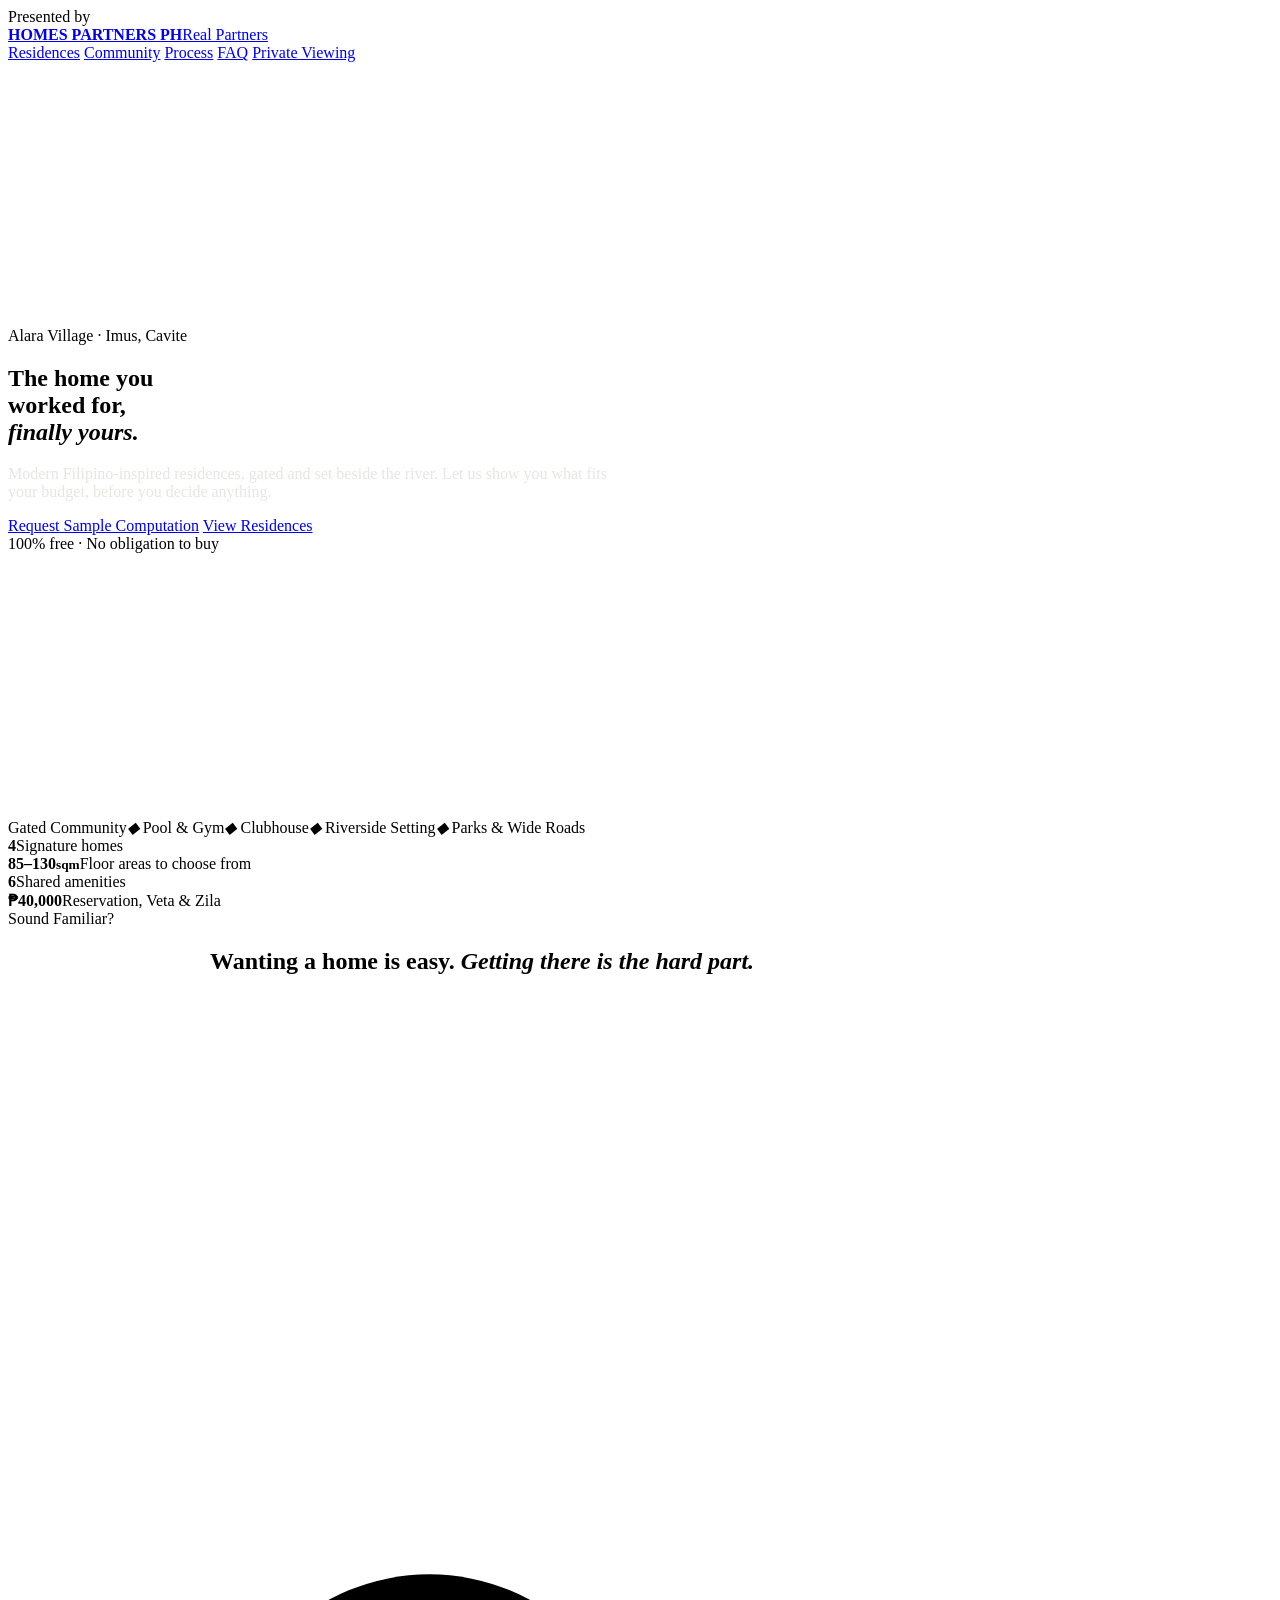
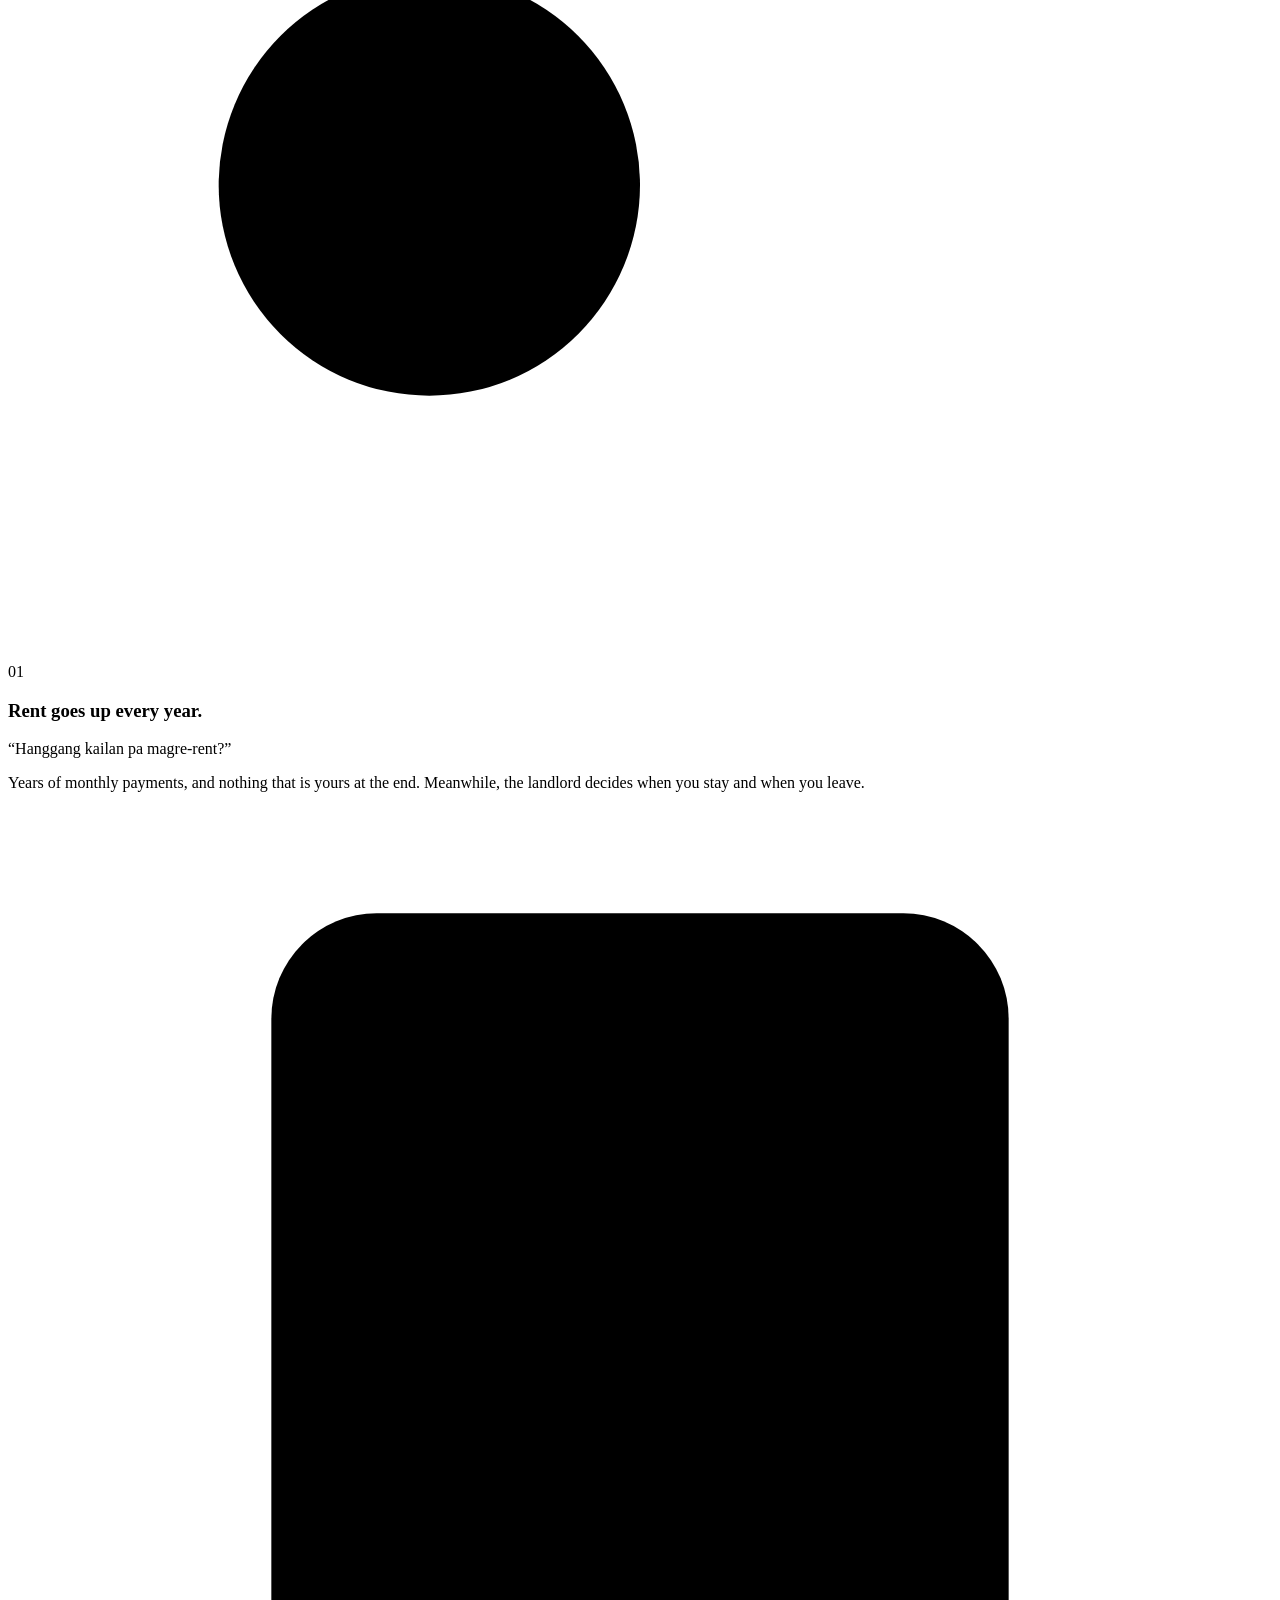
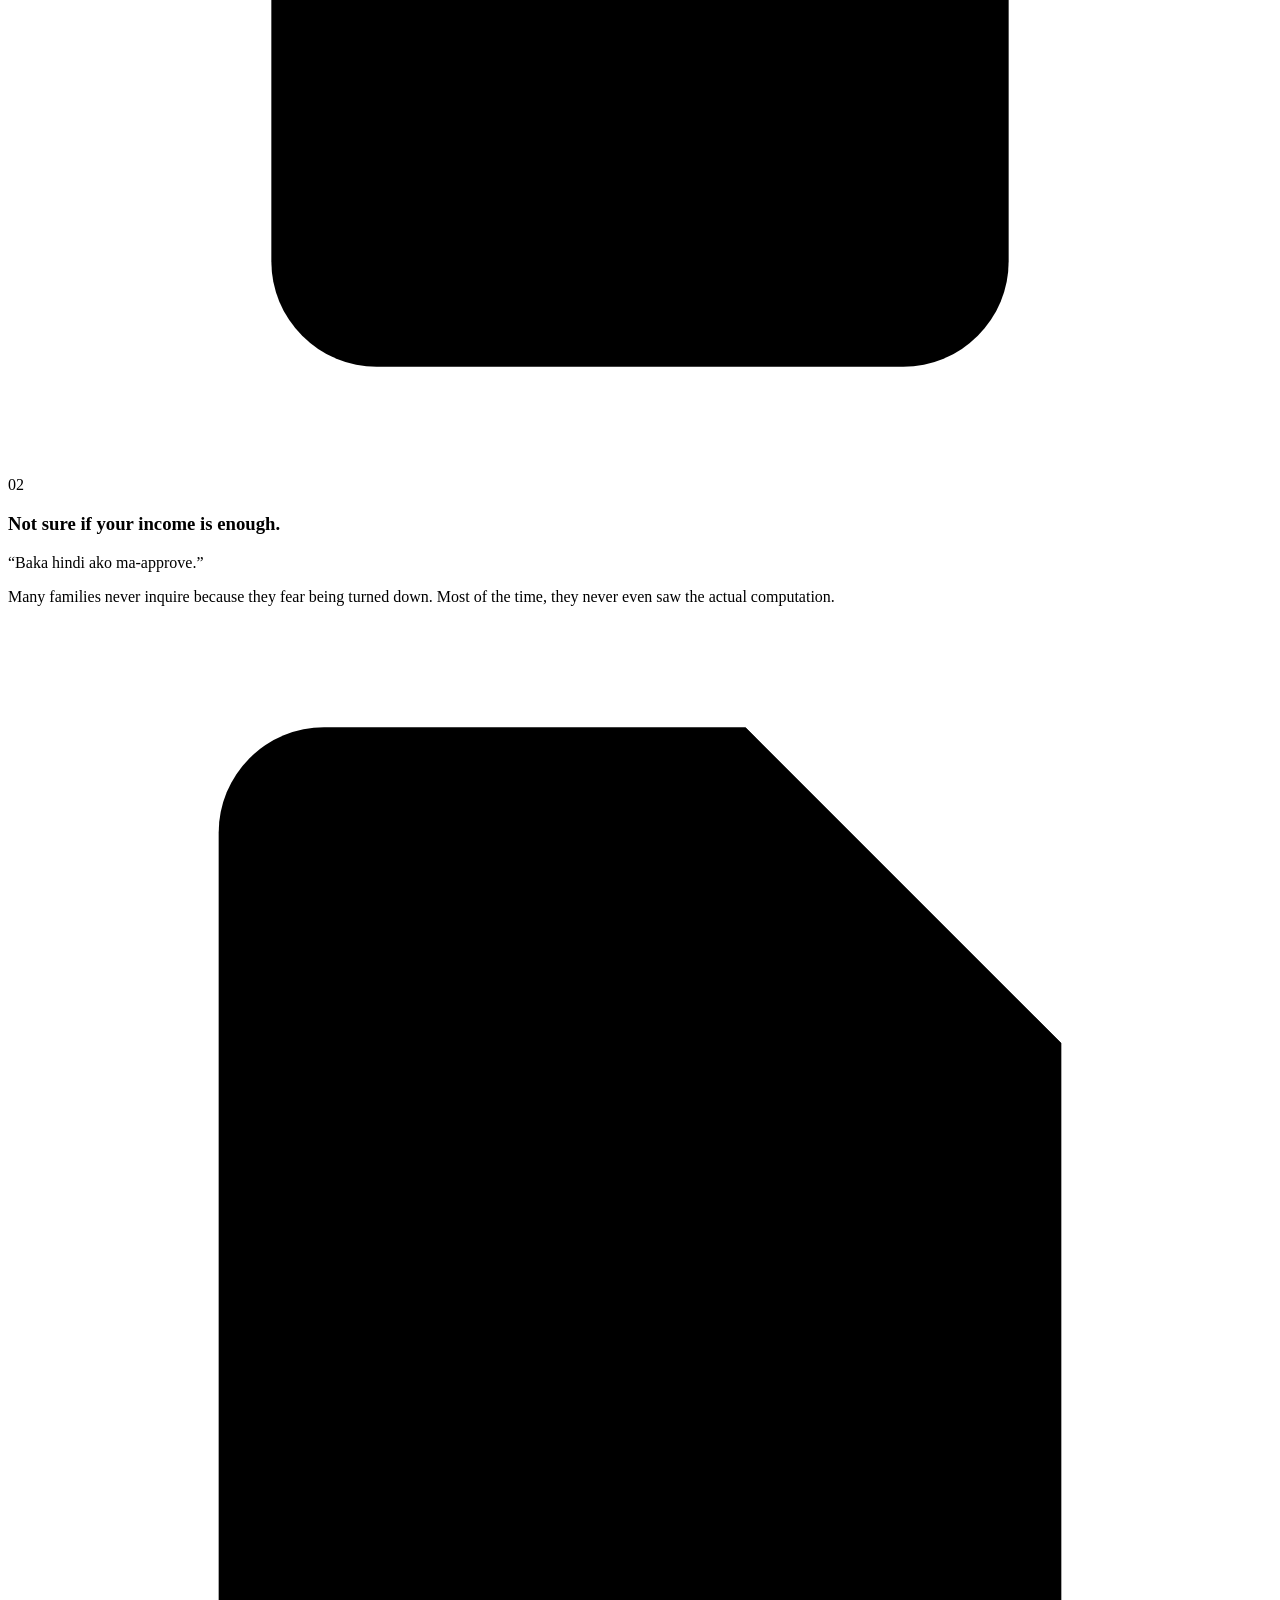
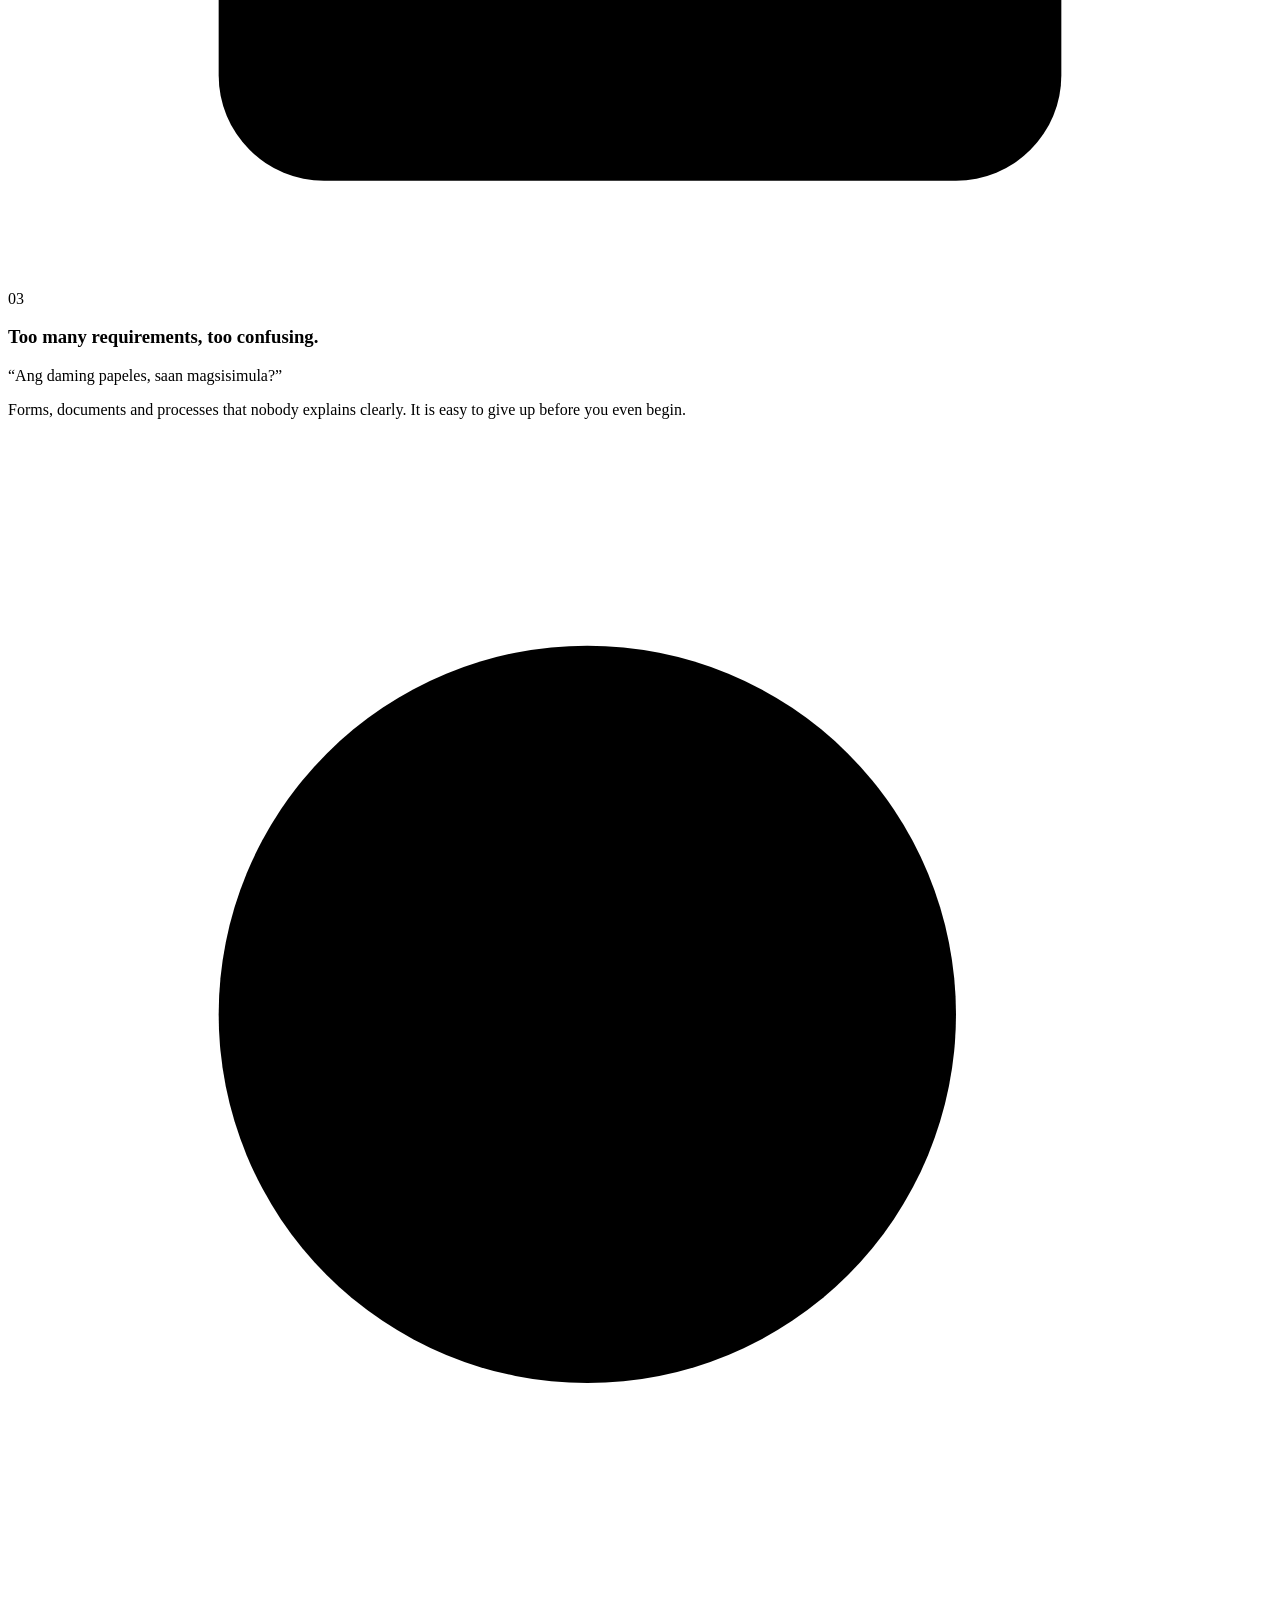
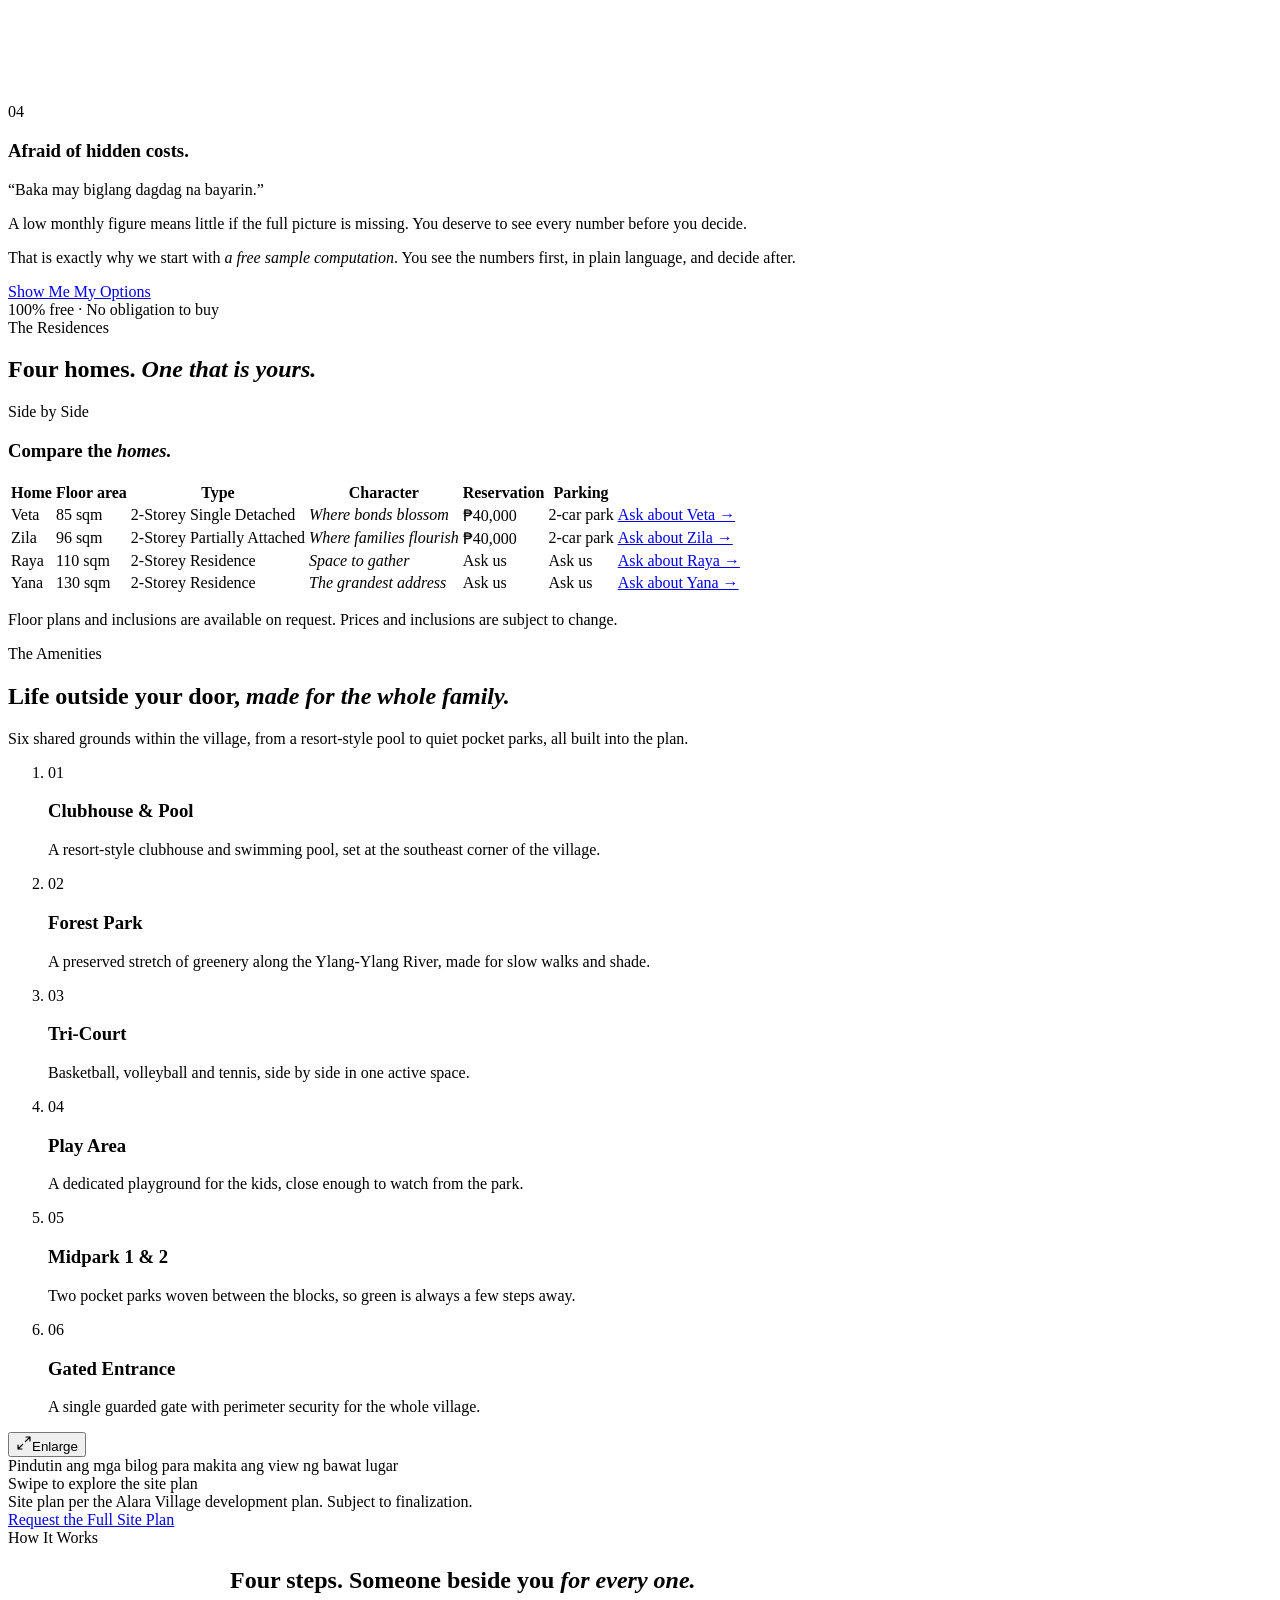
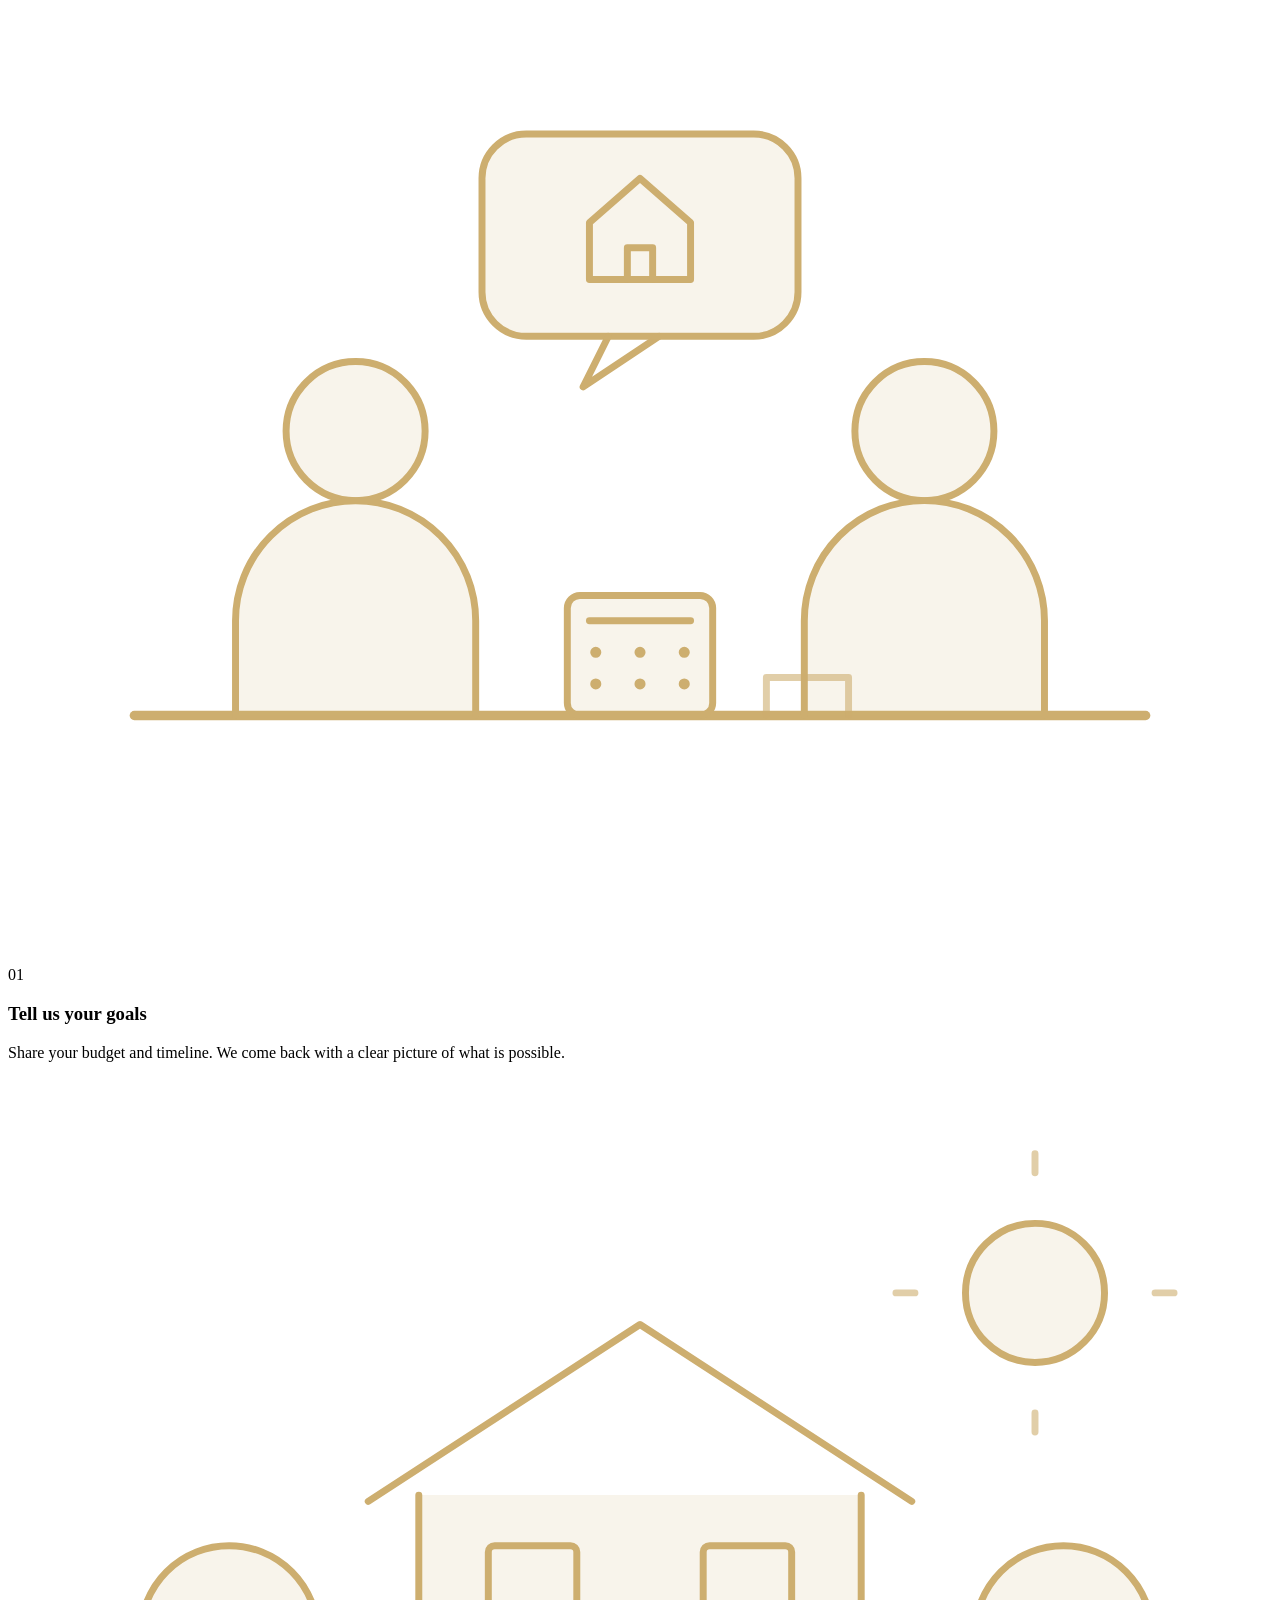
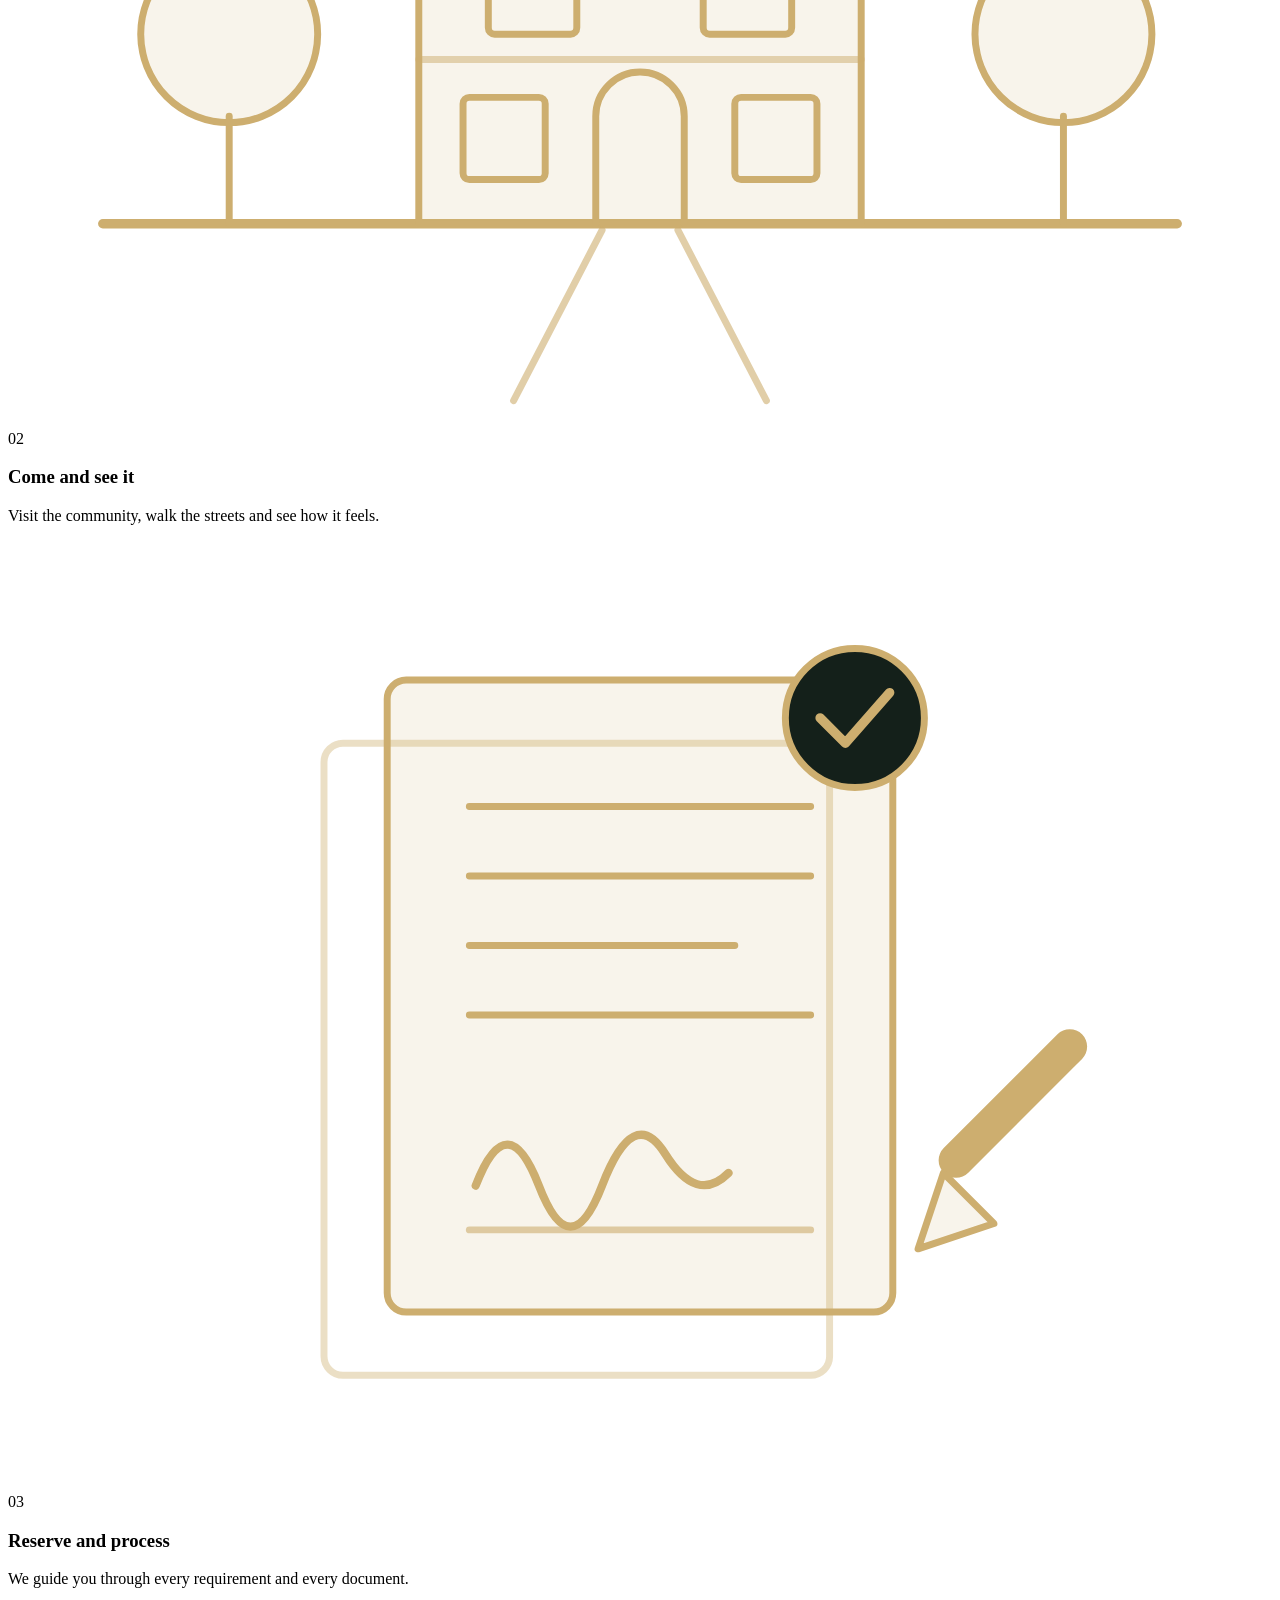
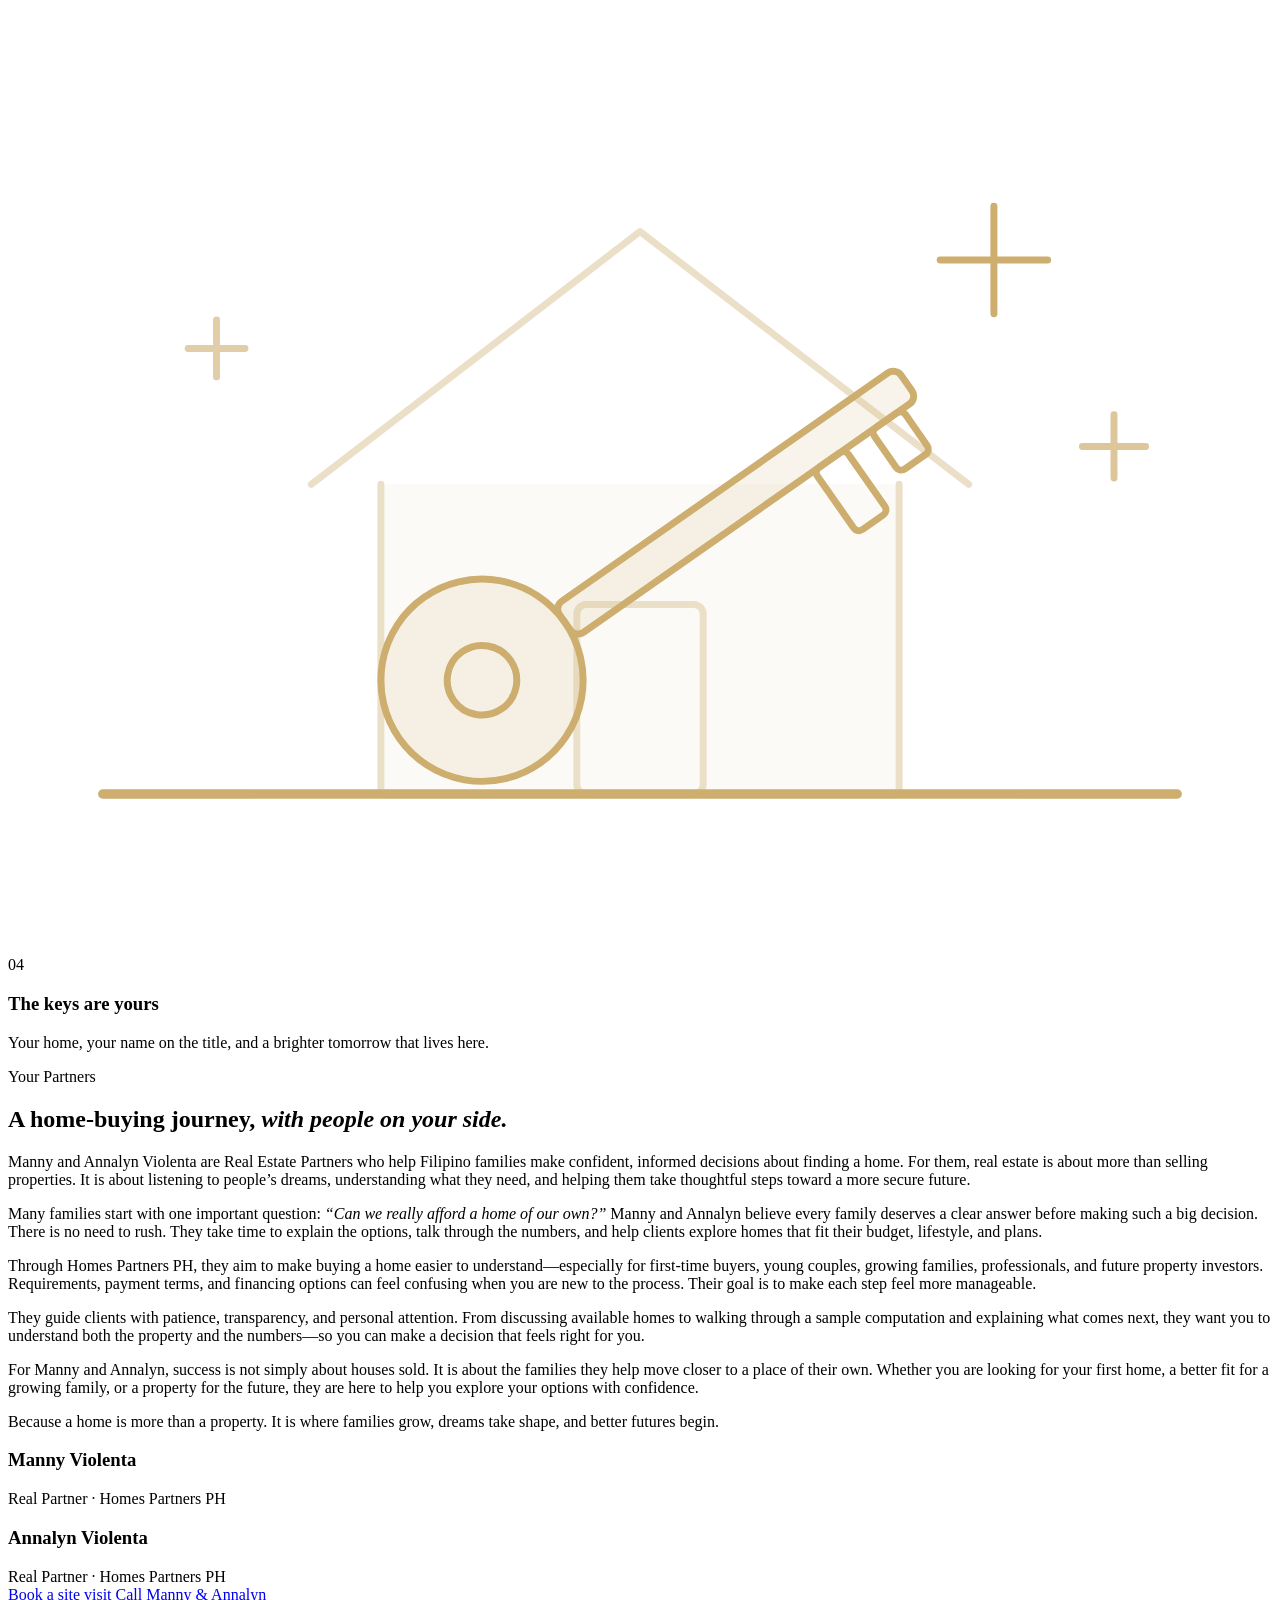
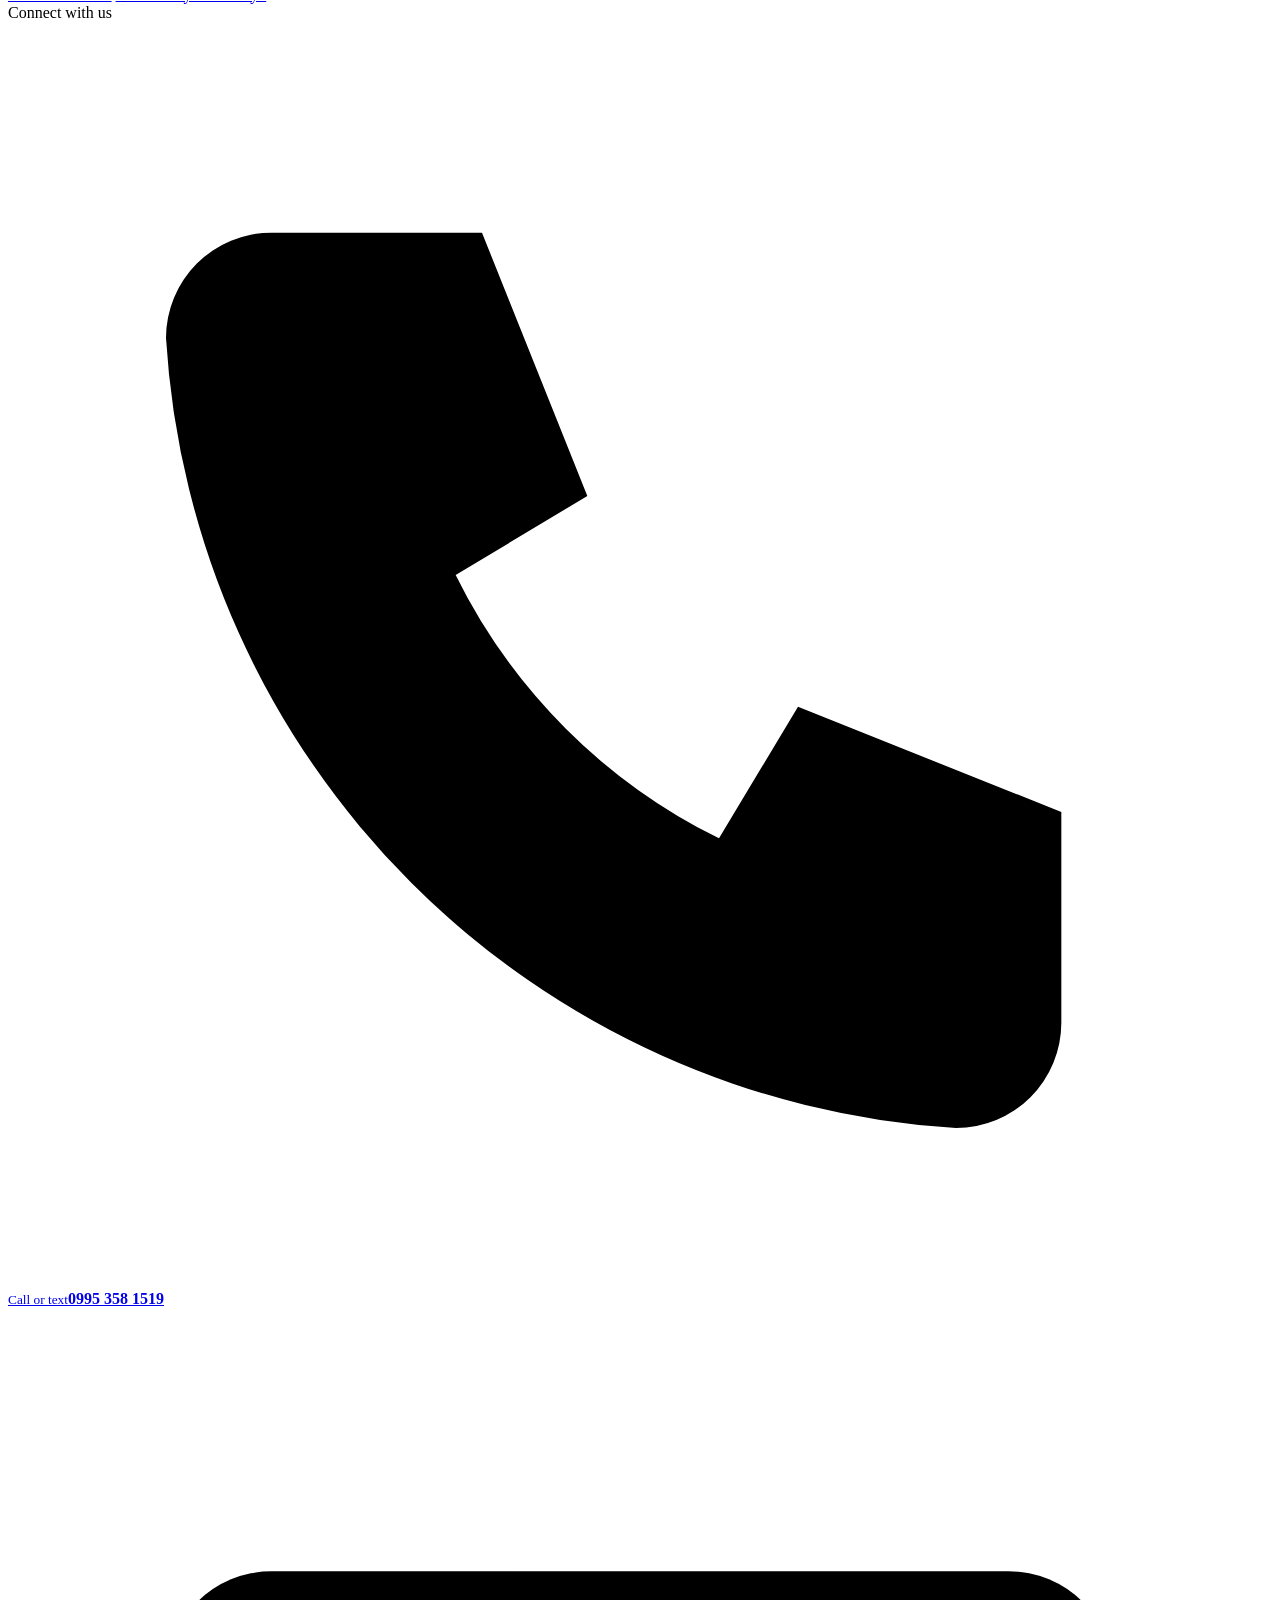
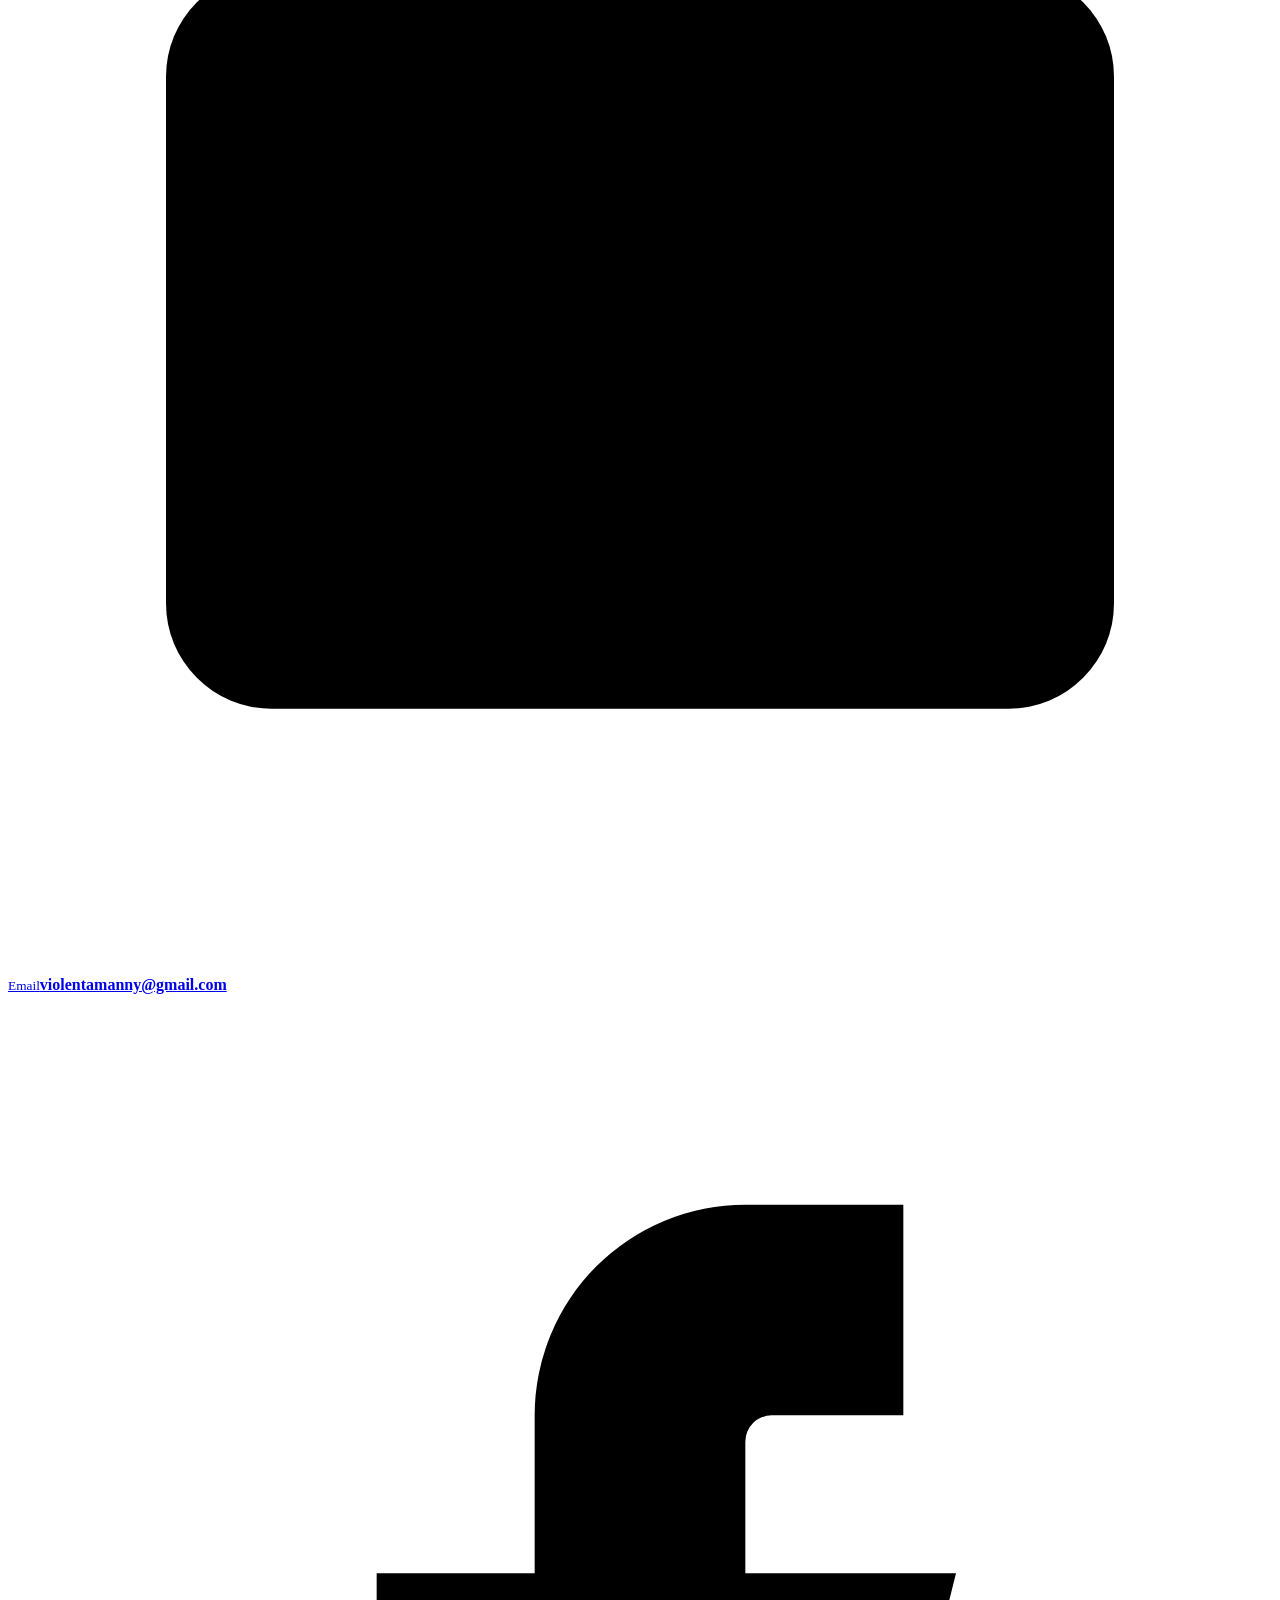
<file: Index.html>
<!DOCTYPE html>
<html lang="en">
<head>
<base target="_top">
<meta charset="utf-8">
<script>document.documentElement.className+=" js";</script>
<meta name="viewport" content="width=device-width, initial-scale=1">
<title>Homes Partners PH · Alara Village</title>
<link rel="preconnect" href="https://fonts.googleapis.com">
<link href="https://fonts.googleapis.com/css2?family=Cormorant+Garamond:ital,wght@0,400;0,500;0,600;1,400;1,500&family=Jost:wght@300;400;500;600&display=swap" rel="stylesheet">
<?!= include('Stylesheet'); ?>
</head>
<body class="loading">
<!-- LOADING SCREEN -->
<div id="loader" role="status" aria-live="polite" aria-label="Loading">
  <div class="ld-alara" id="ld-alara"></div>
  <div class="ld-rule"></div>
  <div class="ld-by">Presented by</div>
  <div class="ld-partners" id="ld-partners"></div>
  <div class="ld-bar"><i></i></div>
</div>

<header>
  <a class="brand" href="#top"><b>HOMES PARTNERS PH</b><span>Real Partners</span></a>
  <nav>
    <a href="#residences">Residences</a>
    <a href="#community">Community</a>
    <a href="#process">Process</a>
    <a href="#faq">FAQ</a>
    <a class="btn btn-ghost" href="#inquire">Private Viewing</a>
  </nav>
</header>

<section class="hero" id="top" style="min-height:clamp(620px,84vh,860px);display:flex;align-items:center">
  <div class="hbg" aria-hidden="true">
    <div class="himg"><div class="hsun"></div></div>
    <div class="hshade"></div>
    <i class="hp" style="left:52%;top:78%;animation-delay:0s"></i><i class="hp" style="left:60%;top:66%;animation-delay:-3s"></i><i class="hp" style="left:66%;top:84%;animation-delay:-6s"></i><i class="hp" style="left:72%;top:72%;animation-delay:-2s"></i><i class="hp" style="left:78%;top:80%;animation-delay:-8s"></i><i class="hp" style="left:84%;top:68%;animation-delay:-4s"></i><i class="hp" style="left:90%;top:86%;animation-delay:-9s"></i><i class="hp" style="left:56%;top:90%;animation-delay:-5s"></i><i class="hp" style="left:70%;top:92%;animation-delay:-1s"></i><i class="hp" style="left:94%;top:76%;animation-delay:-7s"></i>
  </div>
  <div class="wrap" style="position:relative;width:100%;display:block">
    <div class="hero-copy" style="max-width:620px">
      <div class="kicker rise"><i></i>Alara Village · Imus, Cavite</div>
      <h1 class="rise" style="animation-delay:.15s">The home you<br>worked for,<br><em>finally yours.</em></h1>
      <p class="lead rise" style="animation-delay:.3s;color:#E3E8E1">Modern Filipino-inspired residences, gated and set beside the river. Let us show you what fits your budget, before you decide anything.</p>
      <div class="cta-row rise" style="animation-delay:.45s">
        <a class="btn btn-gold" href="#inquire">Request Sample Computation</a>
        <a class="btn btn-ghost" href="#residences">View Residences</a>
      </div>
      <div class="fine rise" style="animation-delay:.6s">100% free · No obligation to buy</div>
    </div>
  </div>
</section>

<div class="strip">
  <div class="wrap">
    <span>Gated Community</span><i>◆</i>
    <span>Pool &amp; Gym</span><i>◆</i>
    <span>Clubhouse</span><i>◆</i>
    <span>Riverside Setting</span><i>◆</i>
    <span>Parks &amp; Wide Roads</span>
  </div>
</div>

<section class="facts" id="facts" aria-label="Alara Village at a glance">
  <div class="wrap">
    <div class="fact"><b data-count="4">4</b><span>Signature homes</span></div>
    <div class="fact"><b>85&ndash;130<small>sqm</small></b><span>Floor areas to choose from</span></div>
    <div class="fact"><b data-count="6">6</b><span>Shared amenities</span></div>
    <div class="fact"><b>&#8369;40,000</b><span>Reservation, Veta &amp; Zila</span></div>
  </div>
</section>

<section id="pain">
  <div class="wrap">
    <div class="center">
      <div class="eyebrow">Sound Familiar?</div>
      <h2 class="h2" style="max-width:860px;margin-left:auto;margin-right:auto">Wanting a home is easy. <em>Getting there is the hard part.</em></h2>
    </div>
    <div class="pain-grid">
      <article class="pain">
        <div class="pain-top"><svg class="pain-ico" viewBox="0 0 24 24" aria-hidden="true" stroke-linecap="round" stroke-linejoin="round"><circle cx="8" cy="15" r="4"/><path d="M11 12L20 3M17 6l3 3M15 8l3 3"/></svg><div class="pain-n">01</div></div>
        <h3>Rent goes up every year.</h3>
        <q>Hanggang kailan pa magre-rent?</q>
        <p>Years of monthly payments, and nothing that is yours at the end. Meanwhile, the landlord decides when you stay and when you leave.</p>
      </article>
      <article class="pain">
        <div class="pain-top"><svg class="pain-ico" viewBox="0 0 24 24" aria-hidden="true" stroke-linecap="round" stroke-linejoin="round"><rect x="5" y="2" width="14" height="20" rx="2"/><path d="M8 6h8"/><path d="M8 11h.01M12 11h.01M16 11h.01M8 15h.01M12 15h.01M16 15h.01M8 19h.01M12 19h.01M16 19h.01"/></svg><div class="pain-n">02</div></div>
        <h3>Not sure if your income is enough.</h3>
        <q>Baka hindi ako ma-approve.</q>
        <p>Many families never inquire because they fear being turned down. Most of the time, they never even saw the actual computation.</p>
      </article>
      <article class="pain">
        <div class="pain-top"><svg class="pain-ico" viewBox="0 0 24 24" aria-hidden="true" stroke-linecap="round" stroke-linejoin="round"><path d="M14 2H6a2 2 0 0 0-2 2v16a2 2 0 0 0 2 2h12a2 2 0 0 0 2-2V8z"/><path d="M14 2v6h6M8 9h2M8 13h8M8 17h8"/></svg><div class="pain-n">03</div></div>
        <h3>Too many requirements, too confusing.</h3>
        <q>Ang daming papeles, saan magsisimula?</q>
        <p>Forms, documents and processes that nobody explains clearly. It is easy to give up before you even begin.</p>
      </article>
      <article class="pain">
        <div class="pain-top"><svg class="pain-ico" viewBox="0 0 24 24" aria-hidden="true" stroke-linecap="round" stroke-linejoin="round"><circle cx="11" cy="11" r="7"/><path d="M21 21l-4.35-4.35"/><path d="M9.5 9.5a1.5 1.5 0 1 1 2.2 1.3c-.5.3-.7.6-.7 1.2M11 14.5h.01"/></svg><div class="pain-n">04</div></div>
        <h3>Afraid of hidden costs.</h3>
        <q>Baka may biglang dagdag na bayarin.</q>
        <p>A low monthly figure means little if the full picture is missing. You deserve to see every number before you decide.</p>
      </article>
    </div>
    <div class="pain-end">
      <p>That is exactly why we start with <em>a free sample computation</em>. You see the numbers first, in plain language, and decide after.</p>
      <a class="btn btn-gold" href="#inquire">Show Me My Options</a>
      <div class="fine">100% free · No obligation to buy</div>
    </div>
  </div>
</section>

<section class="light" id="residences">
  <div class="wrap">
    <div class="center">
      <div class="eyebrow d">The Residences</div>
      <h2 class="h2">Four homes. <em>One that is yours.</em></h2>
    </div>
    <div id="homes"></div>
    <div class="compare" id="compare">
      <div class="center">
        <div class="eyebrow d">Side by Side</div>
        <h3 class="cmp-h">Compare the <em>homes.</em></h3>
      </div>
      <div class="cmp-wrap">
        <table class="cmp">
          <thead><tr><th>Home</th><th>Floor area</th><th>Type</th><th>Character</th><th>Reservation</th><th>Parking</th><th></th></tr></thead>
          <tbody>
            <tr><td class="n" data-label="Home">Veta</td><td data-label="Floor area">85 sqm</td><td data-label="Type">2-Storey Single Detached</td><td data-label="Character"><em>Where bonds blossom</em></td><td data-label="Reservation">&#8369;40,000</td><td data-label="Parking">2-car park</td><td><a class="cmp-link" href="#inquire" data-i="0">Ask about Veta &rarr;</a></td></tr>
            <tr><td class="n" data-label="Home">Zila</td><td data-label="Floor area">96 sqm</td><td data-label="Type">2-Storey Partially Attached</td><td data-label="Character"><em>Where families flourish</em></td><td data-label="Reservation">&#8369;40,000</td><td data-label="Parking">2-car park</td><td><a class="cmp-link" href="#inquire" data-i="1">Ask about Zila &rarr;</a></td></tr>
            <tr><td class="n" data-label="Home">Raya</td><td data-label="Floor area">110 sqm</td><td data-label="Type">2-Storey Residence</td><td data-label="Character"><em>Space to gather</em></td><td data-label="Reservation">Ask us</td><td data-label="Parking">Ask us</td><td><a class="cmp-link" href="#inquire" data-i="2">Ask about Raya &rarr;</a></td></tr>
            <tr><td class="n" data-label="Home">Yana</td><td data-label="Floor area">130 sqm</td><td data-label="Type">2-Storey Residence</td><td data-label="Character"><em>The grandest address</em></td><td data-label="Reservation">Ask us</td><td data-label="Parking">Ask us</td><td><a class="cmp-link" href="#inquire" data-i="3">Ask about Yana &rarr;</a></td></tr>
          </tbody>
        </table>
      </div>
      <p class="cmp-note">Floor plans and inclusions are available on request. Prices and inclusions are subject to change.</p>
    </div>
  </div>
</section>

<section id="amenities">
  <div class="wrap am-wrap">
    <div class="am-left">
      <div class="eyebrow">The Amenities</div>
      <h2 class="h2">Life outside your door, <em>made for the whole family.</em></h2>
      <p class="am-lead">Six shared grounds within the village, from a resort-style pool to quiet pocket parks, all built into the plan.</p>
      <ol class="am-rows"><li class="am-row"><span class="am-num">01</span><div><h3>Clubhouse &amp; Pool</h3><p>A resort-style clubhouse and swimming pool, set at the southeast corner of the village.</p></div></li><li class="am-row"><span class="am-num">02</span><div><h3>Forest Park</h3><p>A preserved stretch of greenery along the Ylang-Ylang River, made for slow walks and shade.</p></div></li><li class="am-row"><span class="am-num">03</span><div><h3>Tri-Court</h3><p>Basketball, volleyball and tennis, side by side in one active space.</p></div></li><li class="am-row"><span class="am-num">04</span><div><h3>Play Area</h3><p>A dedicated playground for the kids, close enough to watch from the park.</p></div></li><li class="am-row"><span class="am-num">05</span><div><h3>Midpark 1 &amp; 2</h3><p>Two pocket parks woven between the blocks, so green is always a few steps away.</p></div></li><li class="am-row"><span class="am-num">06</span><div><h3>Gated Entrance</h3><p>A single guarded gate with perimeter security for the whole village.</p></div></li></ol>
    </div>
    <div class="am-right">
      <div class="am-map">
        <div class="am-mapin"><div class="am-img" data-img="amenitymap" role="img" aria-label="Alara Village site plan with amenity locations"></div><button type="button" class="am-zoom" id="amZoom" aria-label="Enlarge site plan"><svg viewBox="0 0 24 24" width="16" height="16" fill="none" stroke="currentColor" stroke-width="1.8" stroke-linecap="round" stroke-linejoin="round" aria-hidden="true"><path d="M15 3h6v6M9 21H3v-6M21 3l-7 7M3 21l7-7"/></svg><span>Enlarge</span></button></div>
      </div>
      <div class="am-hint"><span class="am-hint-dot"></span>Pindutin ang mga bilog para makita ang view ng bawat lugar</div>
      <div class="am-swipe">Swipe to explore the site plan</div>
      <div class="am-cap2">Site plan per the Alara Village development plan. Subject to finalization.</div>
      <a class="btn btn-ghost" href="#inquire">Request the Full Site Plan</a>
    </div>
  </div>
</section>

<section class="light" id="process">
  <div class="wrap">
    <div class="center">
      <div class="eyebrow d">How It Works</div>
      <h2 class="h2" style="max-width:820px;margin-left:auto;margin-right:auto">Four steps. Someone beside you <em>for every one.</em></h2>
    </div>
    <div class="steps">
      <div class="step"><div class="stepimg" data-img="step1"><svg class="stepart" viewBox="0 0 400 300" aria-hidden="true" fill="none" stroke="#CDAE6F" stroke-width="2.2" stroke-linecap="round" stroke-linejoin="round"><path d="M40 222H360" stroke-width="3"/>
<circle cx="110" cy="132" r="22" fill="rgba(205,174,111,.14)"/><path d="M72 222v-30a38 38 0 0 1 76 0v30" fill="rgba(205,174,111,.14)"/>
<circle cx="290" cy="132" r="22" fill="rgba(205,174,111,.14)"/><path d="M252 222v-30a38 38 0 0 1 76 0v30" fill="rgba(205,174,111,.14)"/>
<rect x="150" y="38" width="100" height="64" rx="14" fill="rgba(205,174,111,.14)"/><path d="M190 102l-8 16 24-16"/>
<path d="M184 84V66l16-14 16 14v18z"/><path d="M196 84V74h8v10"/>
<rect x="177" y="184" width="46" height="38" rx="4" fill="rgba(205,174,111,.14)"/><path d="M184 192h32"/><path d="M186 202h.01M200 202h.01M214 202h.01M186 212h.01M200 212h.01M214 212h.01" stroke-width="3.5"/>
<path d="M240 222v-12h26v12" opacity=".6"/></svg></div><div class="n">01</div><h3>Tell us your goals</h3><p>Share your budget and timeline. We come back with a clear picture of what is possible.</p></div>
      <div class="step"><div class="stepimg" data-img="step2"><svg class="stepart" viewBox="0 0 400 300" aria-hidden="true" fill="none" stroke="#CDAE6F" stroke-width="2.2" stroke-linecap="round" stroke-linejoin="round"><circle cx="325" cy="68" r="22" fill="rgba(205,174,111,.14)"/><path d="M325 30v-6M325 112v-6M287 68h-6M369 68h-6" opacity=".6"/>
<path d="M30 236H370" stroke-width="3"/>
<path d="M130 132v104h140V132" fill="rgba(205,174,111,.14)"/><path d="M114 134L200 78l86 56"/>
<rect x="152" y="148" width="28" height="28" rx="2"/><rect x="220" y="148" width="28" height="28" rx="2"/><path d="M130 184h140" opacity=".5"/>
<rect x="144" y="196" width="26" height="26" rx="2"/><rect x="230" y="196" width="26" height="26" rx="2"/>
<path d="M186 236v-34a14 14 0 0 1 28 0v34"/>
<path d="M70 236v-34"/><circle cx="70" cy="176" r="28" fill="rgba(205,174,111,.14)"/>
<path d="M334 236v-34"/><circle cx="334" cy="176" r="28" fill="rgba(205,174,111,.14)"/>
<path d="M188 238L160 292M212 238L240 292" opacity=".6"/></svg></div><div class="n">02</div><h3>Come and see it</h3><p>Visit the community, walk the streets and see how it feels.</p></div>
      <div class="step"><div class="stepimg" data-img="step3"><svg class="stepart" viewBox="0 0 400 300" aria-hidden="true" fill="none" stroke="#CDAE6F" stroke-width="2.2" stroke-linecap="round" stroke-linejoin="round"><rect x="100" y="64" width="160" height="200" rx="6" opacity=".4"/>
<rect x="120" y="44" width="160" height="200" rx="6" fill="rgba(205,174,111,.14)"/>
<path d="M146 84h108M146 106h108M146 128h84M146 150h108"/>
<path d="M148 204q10-26 20 0t20 0t20-10t20 6" stroke-width="2.6"/><path d="M146 218h108" opacity=".6"/>
<circle cx="268" cy="56" r="22" fill="#14201A"/><path d="M257 56l8 8 14-16" stroke-width="3"/>
<path d="M336 160L300 196" stroke-width="11"/><path d="M296 200l-8 24 24-8z" fill="rgba(205,174,111,.14)"/></svg></div><div class="n">03</div><h3>Reserve and process</h3><p>We guide you through every requirement and every document.</p></div>
      <div class="step"><div class="stepimg" data-img="step4"><svg class="stepart" viewBox="0 0 400 300" aria-hidden="true" fill="none" stroke="#CDAE6F" stroke-width="2.2" stroke-linecap="round" stroke-linejoin="round"><path d="M30 250H370" stroke-width="3"/>
<g opacity=".38"><path d="M96 152L200 72l104 80"/><path d="M118 152v98h164v-98" fill="rgba(205,174,111,.14)"/><rect x="180" y="190" width="40" height="60" rx="3"/></g>
<g transform="rotate(-35 150 214)"><circle cx="150" cy="214" r="32" fill="rgba(205,174,111,.14)"/><circle cx="150" cy="214" r="11"/>
<rect x="182" y="208" width="132" height="12" rx="3" fill="rgba(205,174,111,.14)"/><rect x="274" y="220" width="12" height="24" rx="2"/><rect x="296" y="220" width="12" height="16" rx="2"/></g>
<path d="M312 64v34M295 81h34"/><path d="M350 130v20M340 140h20" opacity=".7"/><path d="M66 100v18M57 109h18" opacity=".6"/></svg></div><div class="n">04</div><h3>The keys are yours</h3><p>Your home, your name on the title, and a brighter tomorrow that lives here.</p></div>
    </div>
  </div>
</section>

<section id="partners">
  <div class="wrap pt2">
    <div class="pt2-photo">
      <div class="pt-photo pt-couple" data-img="couple" data-initial="M &amp; A" role="img" aria-label="Manny at Annalyn Violenta"></div>
    </div>
    <div class="pt2-body">
      <div class="eyebrow">Your Partners</div>
      <h2 class="h2">A home-buying journey, <em>with people on your side.</em></h2>
      <div class="pt-story">
        <p>Manny and Annalyn Violenta are Real Estate Partners who help Filipino families make confident, informed decisions about finding a home. For them, real estate is about more than selling properties. It is about listening to people’s dreams, understanding what they need, and helping them take thoughtful steps toward a more secure future.</p>
        <p>Many families start with one important question: <em>“Can we really afford a home of our own?”</em> Manny and Annalyn believe every family deserves a clear answer before making such a big decision. There is no need to rush. They take time to explain the options, talk through the numbers, and help clients explore homes that fit their budget, lifestyle, and plans.</p>
        <p>Through Homes Partners PH, they aim to make buying a home easier to understand—especially for first-time buyers, young couples, growing families, professionals, and future property investors. Requirements, payment terms, and financing options can feel confusing when you are new to the process. Their goal is to make each step feel more manageable.</p>
        <p>They guide clients with patience, transparency, and personal attention. From discussing available homes to walking through a sample computation and explaining what comes next, they want you to understand both the property and the numbers—so you can make a decision that feels right for you.</p>
        <p>For Manny and Annalyn, success is not simply about houses sold. It is about the families they help move closer to a place of their own. Whether you are looking for your first home, a better fit for a growing family, or a property for the future, they are here to help you explore your options with confidence.</p>
        <p class="pt-story-close">Because a home is more than a property. It is where families grow, dreams take shape, and better futures begin.</p>
      </div>
      <div class="pt2-names">
        <div><h3>Manny Violenta</h3><div class="pt-role">Real Partner &middot; Homes Partners PH</div></div>
        <div><h3>Annalyn Violenta</h3><div class="pt-role">Real Partner &middot; Homes Partners PH</div></div>
      </div>
      <div class="pt-cta">
        <a class="btn btn-gold" href="#inquire">Book a site visit</a>
        <a class="btn btn-ghost" href="tel:+639953581519">Call Manny &amp; Annalyn</a>
      </div>
      <div class="pt-conn">
        <div class="pt-conn-h">Connect with us</div>
        <div class="pt-conn-grid">
          <a class="pt-c" href="tel:+639953581519"><i><svg viewBox="0 0 24 24" aria-hidden="true"><path d="M5 4h4l2 5-2.5 1.5a11 11 0 0 0 5 5L15 13l5 2v4a2 2 0 0 1-2 2A16 16 0 0 1 3 6a2 2 0 0 1 2-2z"/></svg></i><span><small>Call or text</small><b>0995 358 1519</b></span></a>
          <a class="pt-c" href="mailto:violentamanny@gmail.com"><i><svg viewBox="0 0 24 24" aria-hidden="true"><rect x="3" y="5" width="18" height="14" rx="2"/><path d="M3 7l9 6 9-6"/></svg></i><span><small>Email</small><b>violentamanny@gmail.com</b></span></a>
          <a class="pt-c" href="https://facebook.com/manny.violenta" target="_blank" rel="noopener"><i><svg viewBox="0 0 24 24" aria-hidden="true"><path d="M14 8h3V4h-3a4 4 0 0 0-4 4v3H7v4h3v6h4v-6h3l1-4h-4V8.5a.5.5 0 0 1 .5-.5z"/></svg></i><span><small>Facebook</small><b>Manny Violenta</b></span></a>
          <a class="pt-c" href="https://facebook.com/annalyn.violenta" target="_blank" rel="noopener"><i><svg viewBox="0 0 24 24" aria-hidden="true"><path d="M14 8h3V4h-3a4 4 0 0 0-4 4v3H7v4h3v6h4v-6h3l1-4h-4V8.5a.5.5 0 0 1 .5-.5z"/></svg></i><span><small>Facebook</small><b>Annalyn Violenta</b></span></a>
        </div>
      </div>
    </div>
  </div>
</section>

<section id="faq">
  <div class="wrap faq-wrap">
    <div class="faq-left">
      <div class="eyebrow">Mga Tanong</div>
      <h2 class="h2">Mga madalas itanong, <em>sinasagot nang diretso.</em></h2>
      <p class="faq-lead">Kung wala dito ang tanong mo, magtanong ka lang. Sasagutin ka namin within 24 hours.</p>
      <a class="btn btn-gold" href="#inquire">Magtanong sa Amin</a>
    </div>
    <div class="faq-list">
      <details class="faq-item" open>
        <summary>Magkano ang bahay at ang buwanang hulog?</summary>
        <p>Iba-iba ang presyo at hulog depende sa bahay at sa paraan ng pagbabayad. Ihahanda namin ang sample computation para sa bahay at budget mo. Libre ito at walang obligasyon.</p>
      </details>
      <details class="faq-item">
        <summary>Magkano ang reservation fee?</summary>
        <p>Ang reservation fee ng Veta at Zila ay ₱40,000. Ipapaliwanag namin ang lahat ng terms bago ka mag-reserve, para klaro sa iyo ang kasunduan.</p>
      </details>
      <details class="faq-item">
        <summary>Paano binabayaran ang bahay?</summary>
        <p>Karaniwang pagpipilian ang Pag-IBIG housing loan, bank loan, developer financing, at cash. Magkakaiba ang requirements ng bawat isa. Tutulungan ka naming pumili ng pinaka-swak sa iyo.</p>
      </details>
      <details class="faq-item">
        <summary>Anong mga papeles ang kailangan?</summary>
        <p>Karaniwang hinihingi ang valid ID, patunay ng kita, at TIN. Iba-iba ang eksaktong listahan depende sa trabaho mo at sa paraan ng pagbabayad. Ibibigay namin ang eksaktong listahan para sa iyo.</p>
      </details>
      <details class="faq-item">
        <summary>Pwede ba akong mag-viewing?</summary>
        <p>Oo. Libre ang private viewing at walang obligasyong bumili. Sabihin mo lang kung anong araw ka libre at aayusin namin.</p>
      </details>
      <details class="faq-item">
        <summary>Saan ang Alara Village at ano ang amenities?</summary>
        <p>Nasa Imus, Cavite ang Alara Village, isang gated community. May clubhouse at pool, Forest Park, Tri-Court, Play Area at mga Midpark, at may guarded gate na may perimeter security para sa buong village.</p>
      </details>
      <details class="faq-item">
        <summary>May floor plan at inclusions ba?</summary>
        <p>Meron. Available ang floor plan at inclusions ng bawat bahay kapag hiniling mo. Ang mga presyo at inclusions ay maaaring magbago, kaya ibibigay namin ang pinakabagong detalye.</p>
      </details>
    </div>
  </div>
</section>

<section class="inq" id="inquire">
  <div class="wrap">
    <div class="inq-copy">
      <div class="eyebrow">Your Partners</div>
      <h2 class="h2">Find out what is possible <em>for your budget.</em></h2>
      <p>Manny &amp; Annalyn Violenta will personally reply and prepare sample computations for the home you like.</p>
      <ul class="checks">
        <li>Free consultation</li>
        <li>Personal reply within 24 hours</li>
        <li>Your details stay private</li>
      </ul>
      <div class="contacts">
        <a href="tel:+639953581519"><small>Call</small>0995 358 1519</a>
        <a href="mailto:violentamanny@gmail.com"><small>Email</small>violentamanny@gmail.com</a>
        <a href="https://facebook.com/manny.violenta" target="_blank" rel="noopener"><small>Facebook</small>Manny Violenta</a>
        <a href="https://facebook.com/annalyn.violenta" target="_blank" rel="noopener"><small>Facebook</small>Annalyn Violenta</a>
      </div>
    </div>
    <div class="form-wrap">
      <form class="form" id="leadForm" novalidate>
        <div id="formBody">
          <h3>Request details <em>&amp; sample computations</em></h3>
          <div class="fields">
            <div><label for="f-name">Full name *</label><input id="f-name" name="name" type="text" autocomplete="name" placeholder="Juan Dela Cruz" required></div>
            <div><label for="f-mobile">Mobile number *</label><input id="f-mobile" name="mobile" type="tel" autocomplete="tel" placeholder="+63 917 123 4567" required></div>
            <div><label for="f-email">Email address *</label><input id="f-email" name="email" type="email" autocomplete="email" placeholder="juan@email.com" required></div>
            <div><label for="f-model">Home of interest</label>
              <select id="f-model" name="model">
                <option>Veta · 85 sqm</option><option>Zila · 96 sqm</option><option>Raya · 110 sqm</option><option>Yana · 130 sqm</option><option>Not sure yet</option>
              </select></div>
            <div><label for="f-notes">Budget or notes (optional)</label><textarea id="f-notes" name="notes" placeholder="Hal. monthly budget, kailan balak lumipat"></textarea></div>
          </div>
          <button class="btn btn-dark" type="submit" id="sendBtn">Yes, send me details</button>
          <div class="msg" id="msg" role="status" aria-live="polite"></div>
          <div class="micro">2 minutes to fill in · Free · No obligation</div>
<div class="consent">Sa pag-submit, pumapayag kang makontak ka nina Manny at Annalyn tungkol sa Alara Village. Hindi namin ibabahagi ang iyong detalye sa iba.</div>
        </div>
        <div class="success" id="success">
          <div class="serif">Salamat po!</div>
          <p>Natanggap na namin ang details mo. Magrereply sa iyo si Manny o Annalyn within 24 hours.</p>
        </div>
      </form>
    </div>
  </div>
</section>

<footer class="ft">
  <div class="wrap ft-grid">
    <div>
      <div class="ft-brand">HOMES PARTNERS PH</div>
      <div class="ft-tag">Real Partners</div>
      <p class="ft-p">Modern Filipino-inspired residences at Alara Village, Imus, Cavite. Personal guidance from your first question to the day you get the keys.</p>
    </div>
    <div>
      <h4>Explore</h4>
      <a href="#residences">Residences</a>
      <a href="#community">Community</a>
      <a href="#amenities">Amenities</a>
      <a href="#process">How it works</a>
      <a href="#faq">FAQ</a>
    </div>
    <div>
      <h4>Talk to us</h4>
      <a href="tel:+639953581519">0995 358 1519</a>
      <a href="mailto:violentamanny@gmail.com">violentamanny@gmail.com</a>
      <a href="https://facebook.com/manny.violenta" target="_blank" rel="noopener">Manny Violenta</a>
      <a href="https://facebook.com/annalyn.violenta" target="_blank" rel="noopener">Annalyn Violenta</a>
    </div>
  </div>
  <div class="wrap">
    <p class="ft-legal">Alara Village &middot; Imus, Cavite &middot; By LandOne Concept Inc. Images are artist&rsquo;s perspectives and for illustration purposes only. Prices, floor plans and inclusions are subject to change and finalization.</p>
    <div class="ft-bottom">&copy; 2026 Homes Partners PH &middot; Real Partners</div>
  </div>
</footer>

<a class="totop" id="totop" href="#top" aria-label="Back to top">&#8593;</a>

<!-- MOBILE QUICK-CONTACT BAR -->
<div class="stickybar" id="stickybar" role="navigation" aria-label="Mabilis na contact">
  <a class="sb-btn" href="tel:+639953581519">Call</a>
  <a class="sb-btn" href="https://m.me/manny.violenta" target="_blank" rel="noopener">Message</a>
  <a class="sb-btn primary" href="#inquire">Get Computation</a>
</div>

<!-- SITE PLAN LIGHTBOX -->
<div class="lightbox" id="lightbox" role="dialog" aria-modal="true" aria-label="Site plan" aria-hidden="true">
  <button type="button" class="lb-x" id="lbClose" aria-label="Close">&times;</button><button type="button" class="lb-zoom" id="lbZoom">+ Zoom in</button>
  <div class="lb-scroll"><div class="lb-wrap" id="lbWrap"><img class="lb-img" id="lbImg" alt="Alara Village site plan"></div></div><div class="lb-hint" id="lbHint">Tap the map to zoom in</div>
</div>

<!-- AMENITY VIDEO -->
<div class="vbox" id="vbox" role="dialog" aria-modal="true" aria-label="Amenity view" aria-hidden="true">
  <button type="button" class="lb-x" id="vClose" aria-label="Close">&times;</button>
  <div class="v-inner">
    <div class="eyebrow">Tingnan ang view</div>
    <h3 class="v-title" id="vTitle"></h3>
    <p class="v-desc" id="vDesc"></p>
    <div class="v-frame" id="vFrame"></div>
    <div class="v-chips" id="vChips" role="group" aria-label="Iba pang amenities"></div>
  </div>
</div>

<!-- POPUP FORM -->
<div class="modal" id="modal" role="dialog" aria-modal="true" aria-labelledby="m-title" aria-hidden="true">
  <form class="form" id="modalForm" novalidate>
    <button type="button" class="modal-x" id="modalClose" aria-label="Close">&times;</button>
    <div id="m-formBody">
      <h3 id="m-title">Request details <em>&amp; sample computations</em></h3>
      <div class="fields">
        <div><label for="m-name">Full name *</label><input id="m-name" type="text" autocomplete="name" placeholder="Juan Dela Cruz" required></div>
        <div><label for="m-mobile">Mobile number *</label><input id="m-mobile" type="tel" autocomplete="tel" placeholder="+63 917 123 4567" required></div>
        <div><label for="m-email">Email address *</label><input id="m-email" type="email" autocomplete="email" placeholder="juan@email.com" required></div>
        <div><label for="m-model">Home of interest</label>
          <select id="m-model">
            <option>Veta · 85 sqm</option><option>Zila · 96 sqm</option><option>Raya · 110 sqm</option><option>Yana · 130 sqm</option><option>Not sure yet</option>
          </select></div>
        <div><label for="m-notes">Budget or notes (optional)</label><textarea id="m-notes" placeholder="Hal. monthly budget, kailan balak lumipat"></textarea></div>
      </div>
      <button class="btn btn-dark" type="submit" id="m-send">Yes, send me details</button>
      <div class="msg" id="m-msg" role="status" aria-live="polite"></div>
      <div class="micro">2 minutes to fill in · Free · No obligation</div>
<div class="consent">Sa pag-submit, pumapayag kang makontak ka nina Manny at Annalyn tungkol sa Alara Village. Hindi namin ibabahagi ang iyong detalye sa iba.</div>
    </div>
    <div class="success" id="m-success">
      <div class="serif">Salamat po!</div>
      <p>Natanggap na namin ang details mo. Magrereply sa iyo si Manny o Annalyn within 24 hours.</p>
      <button type="button" class="btn btn-dark" id="m-done">Close</button>
    </div>
  </form>
</div>

<?!= include('Images'); ?>
<?!= include('JavaScript'); ?>
</body>
</html>
</file>
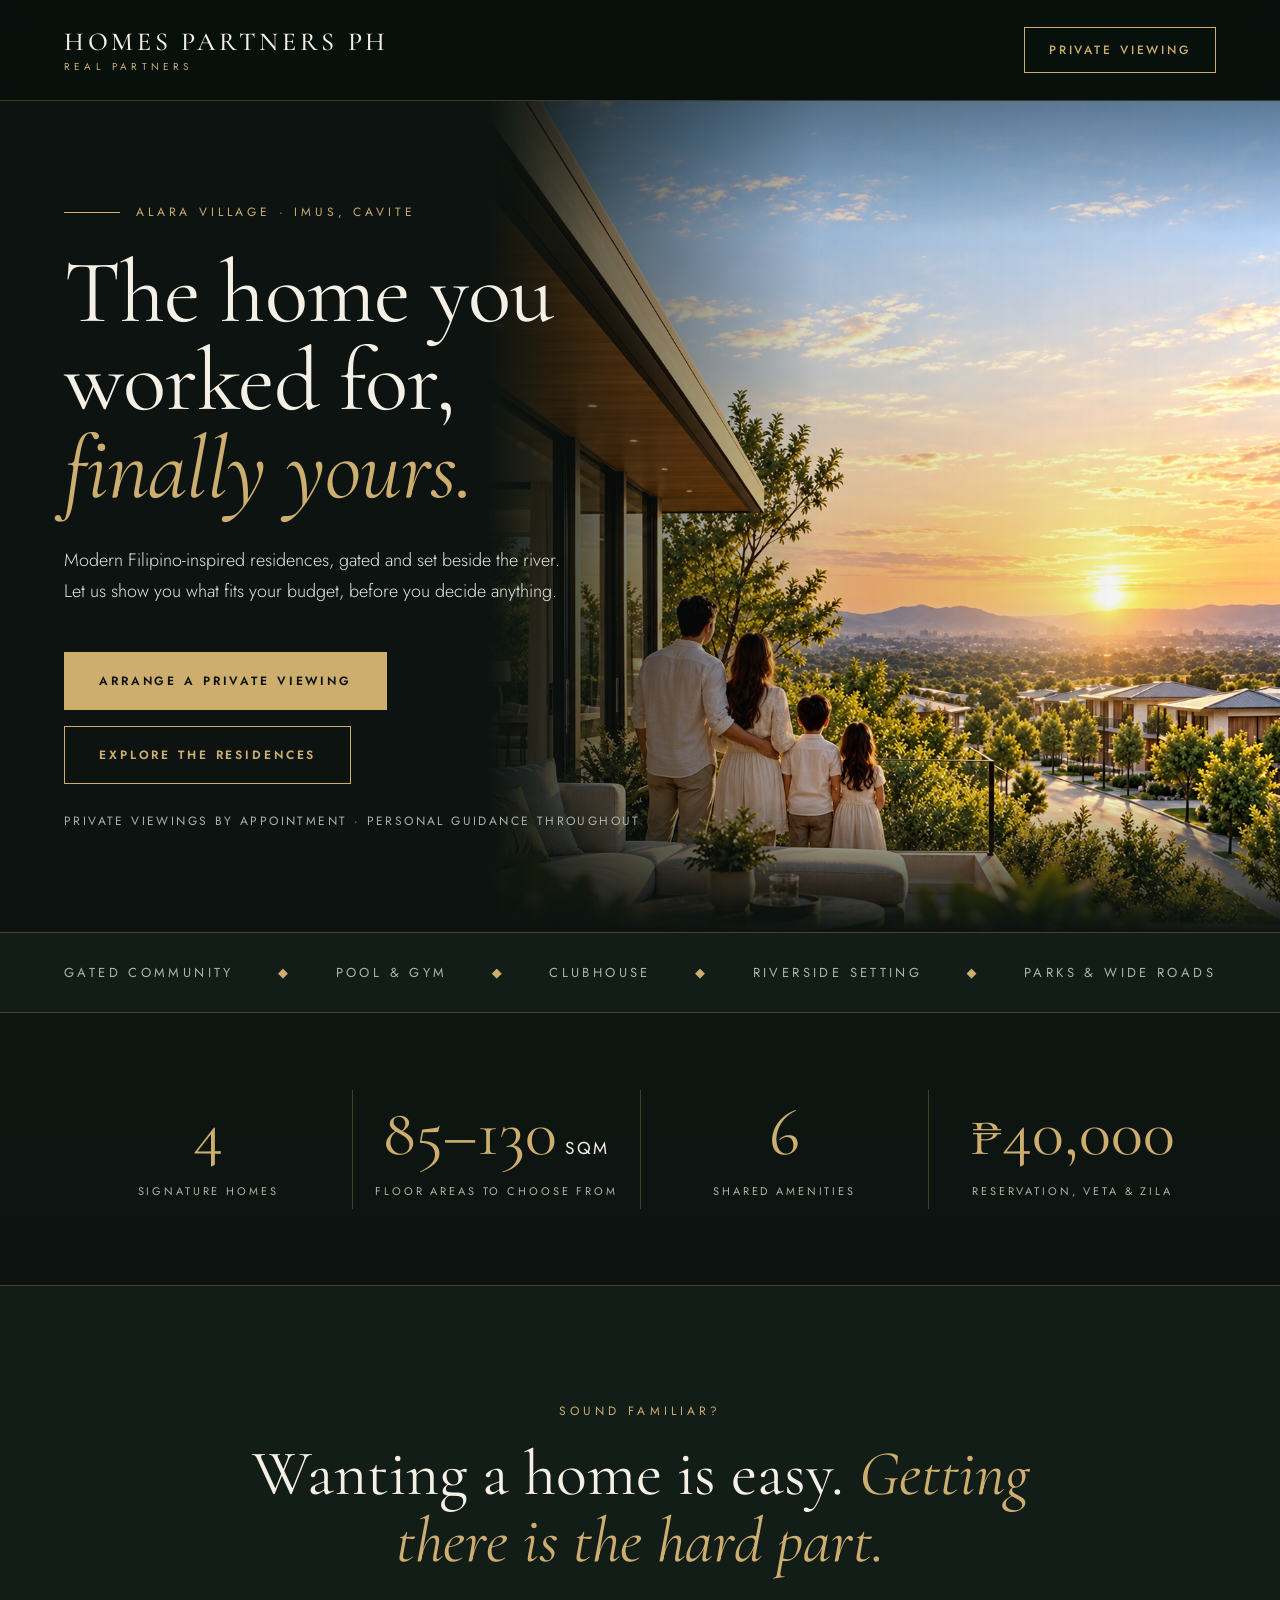
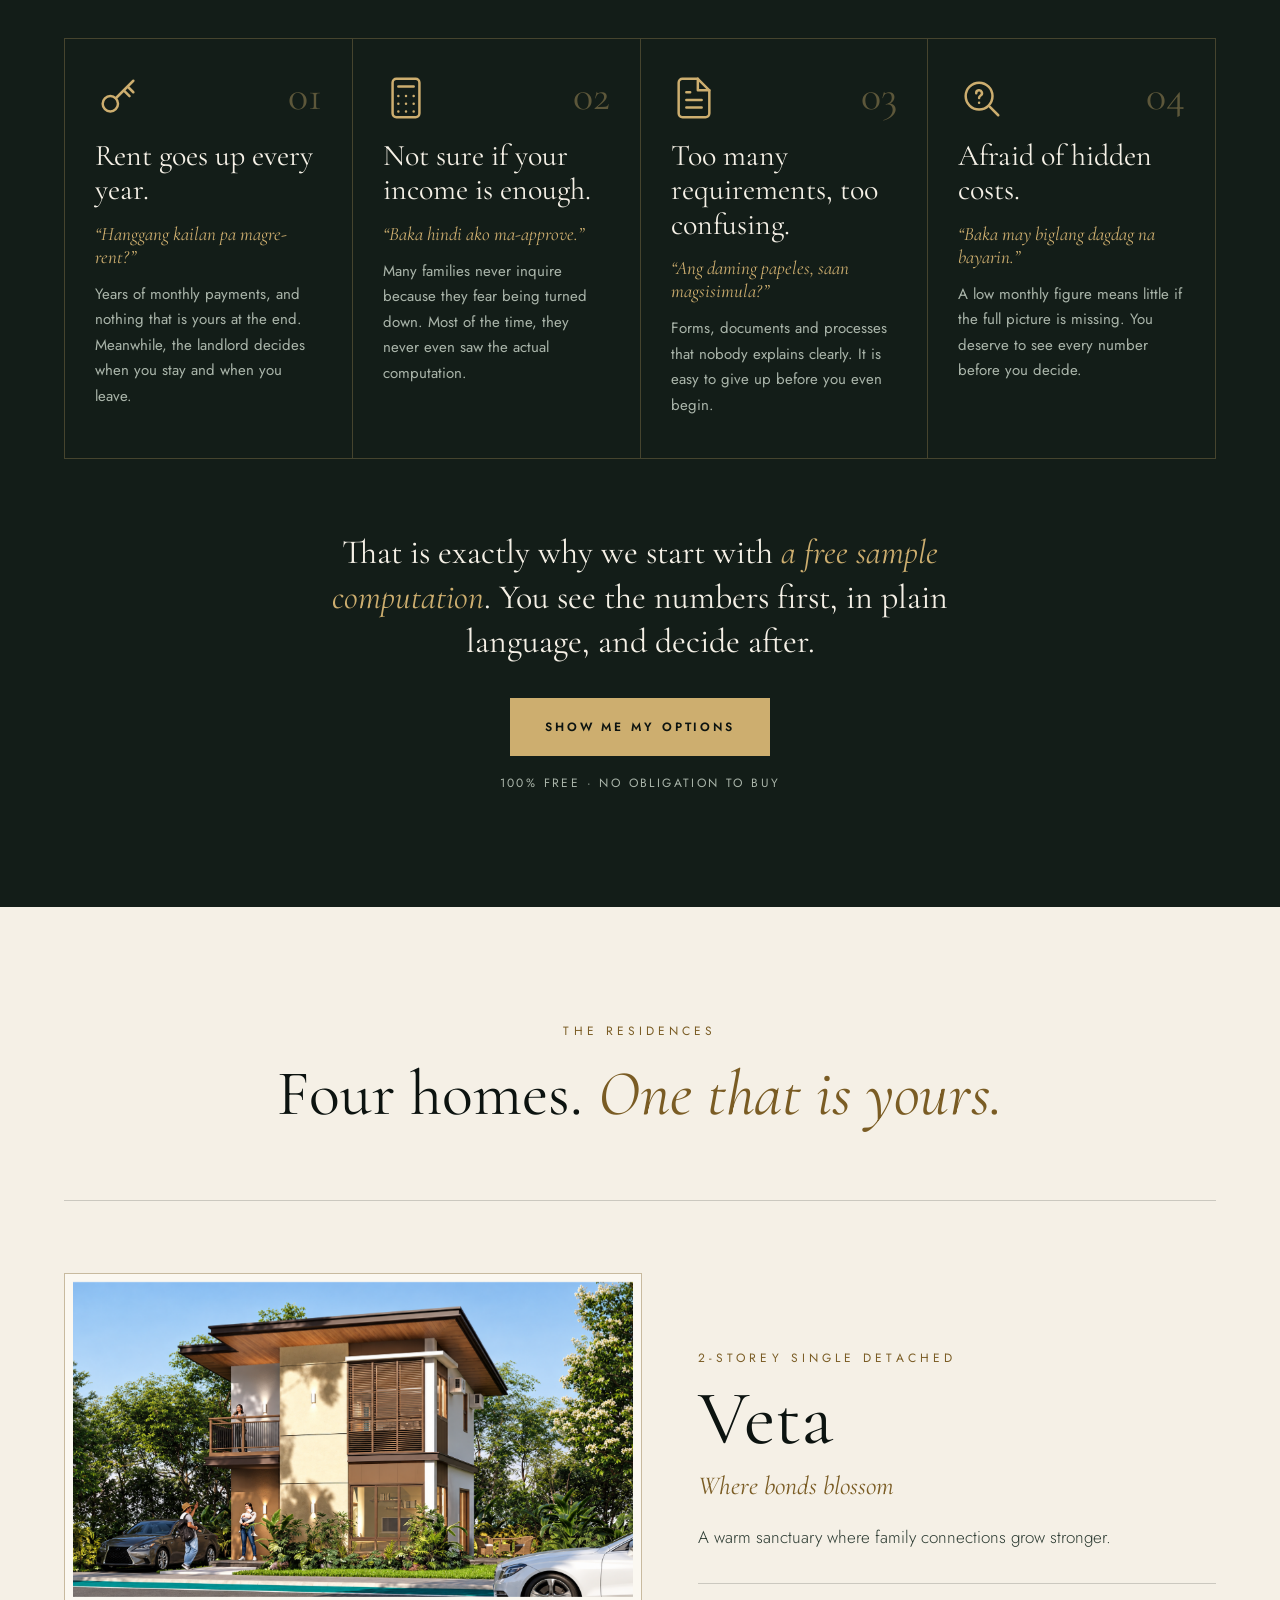
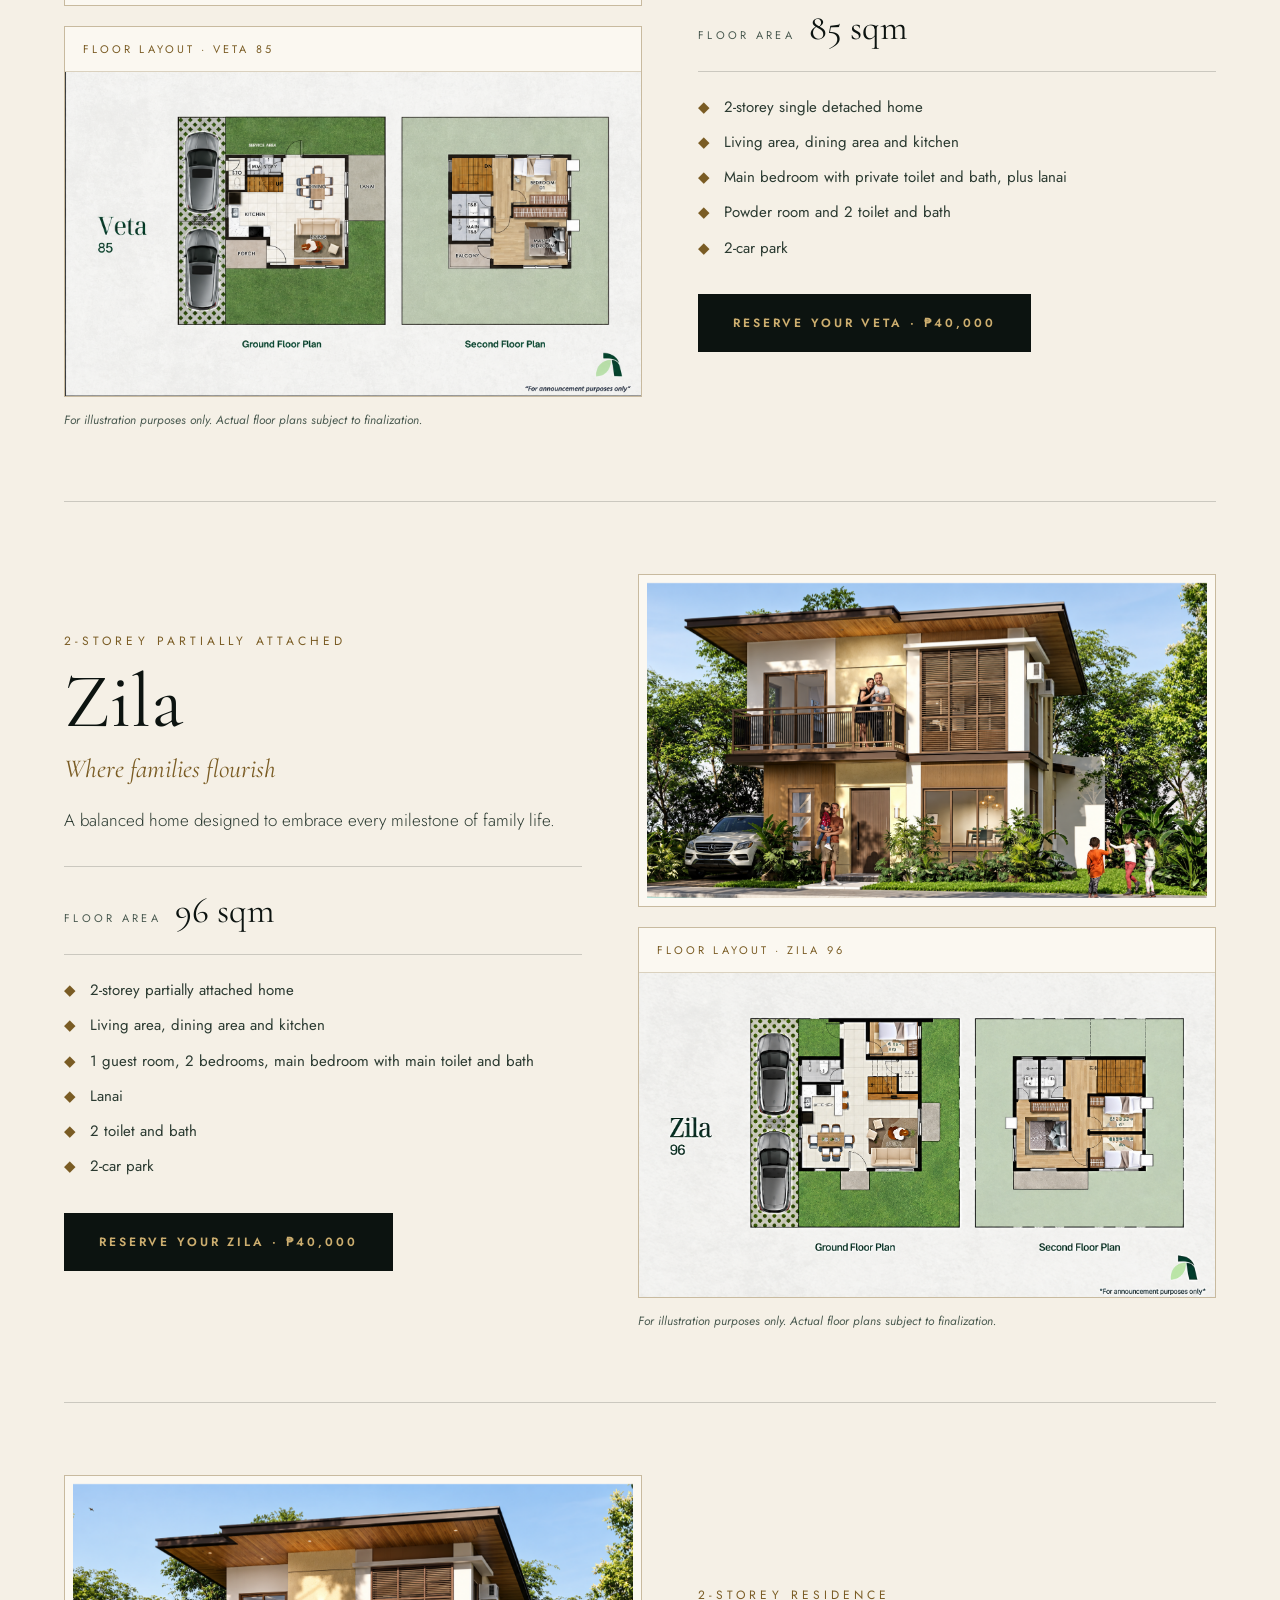
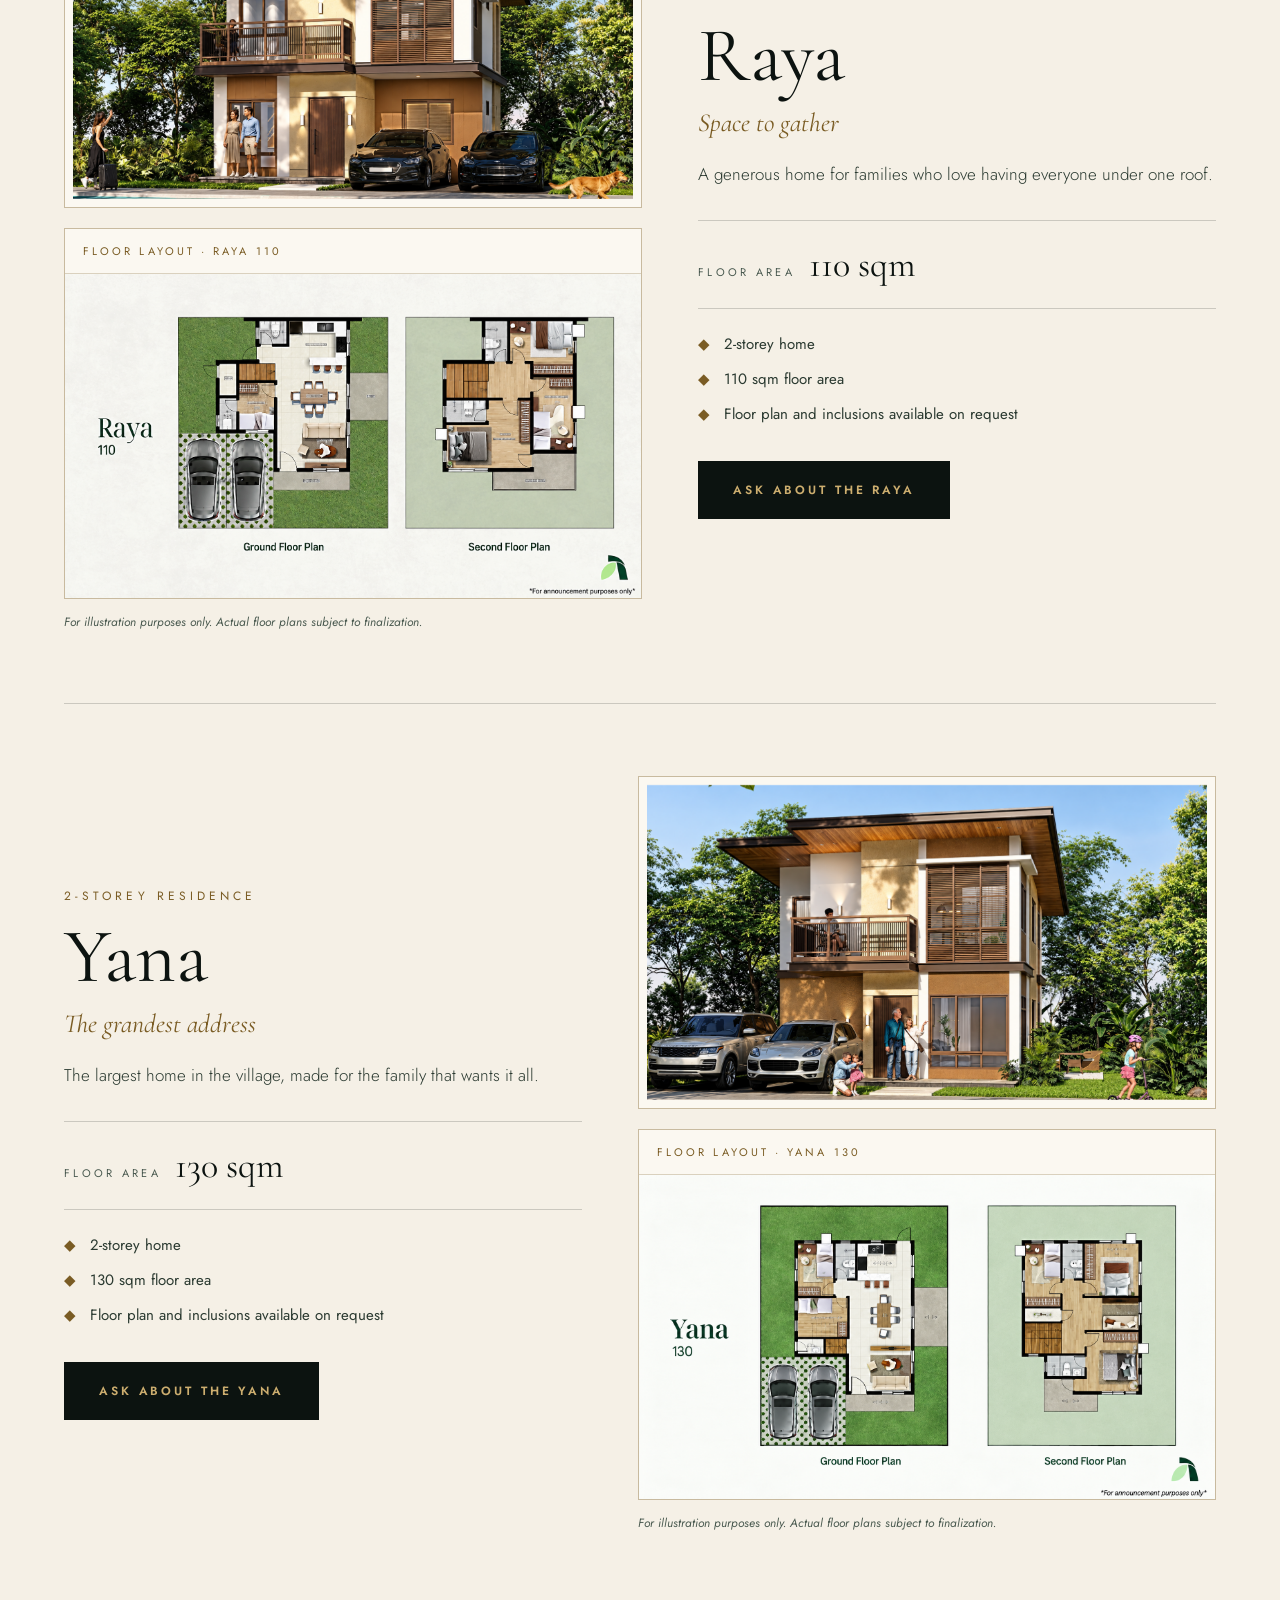
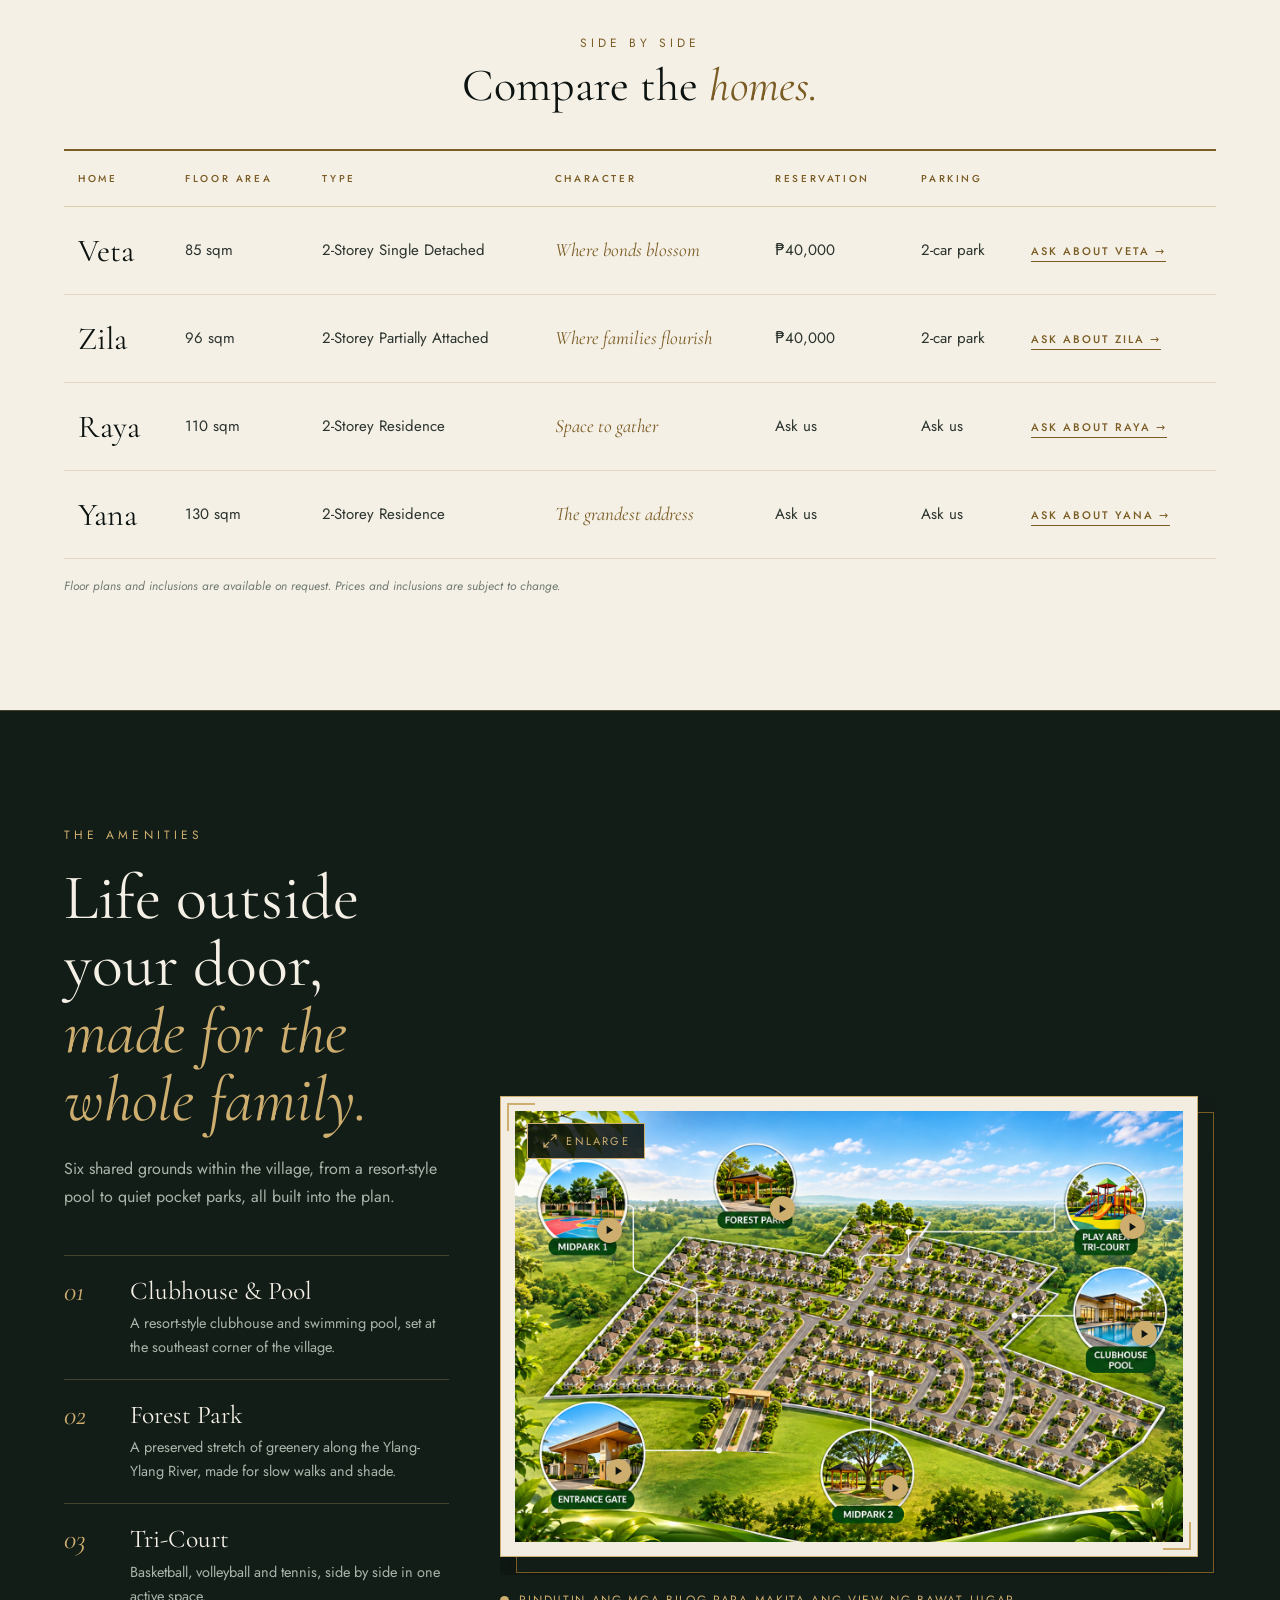
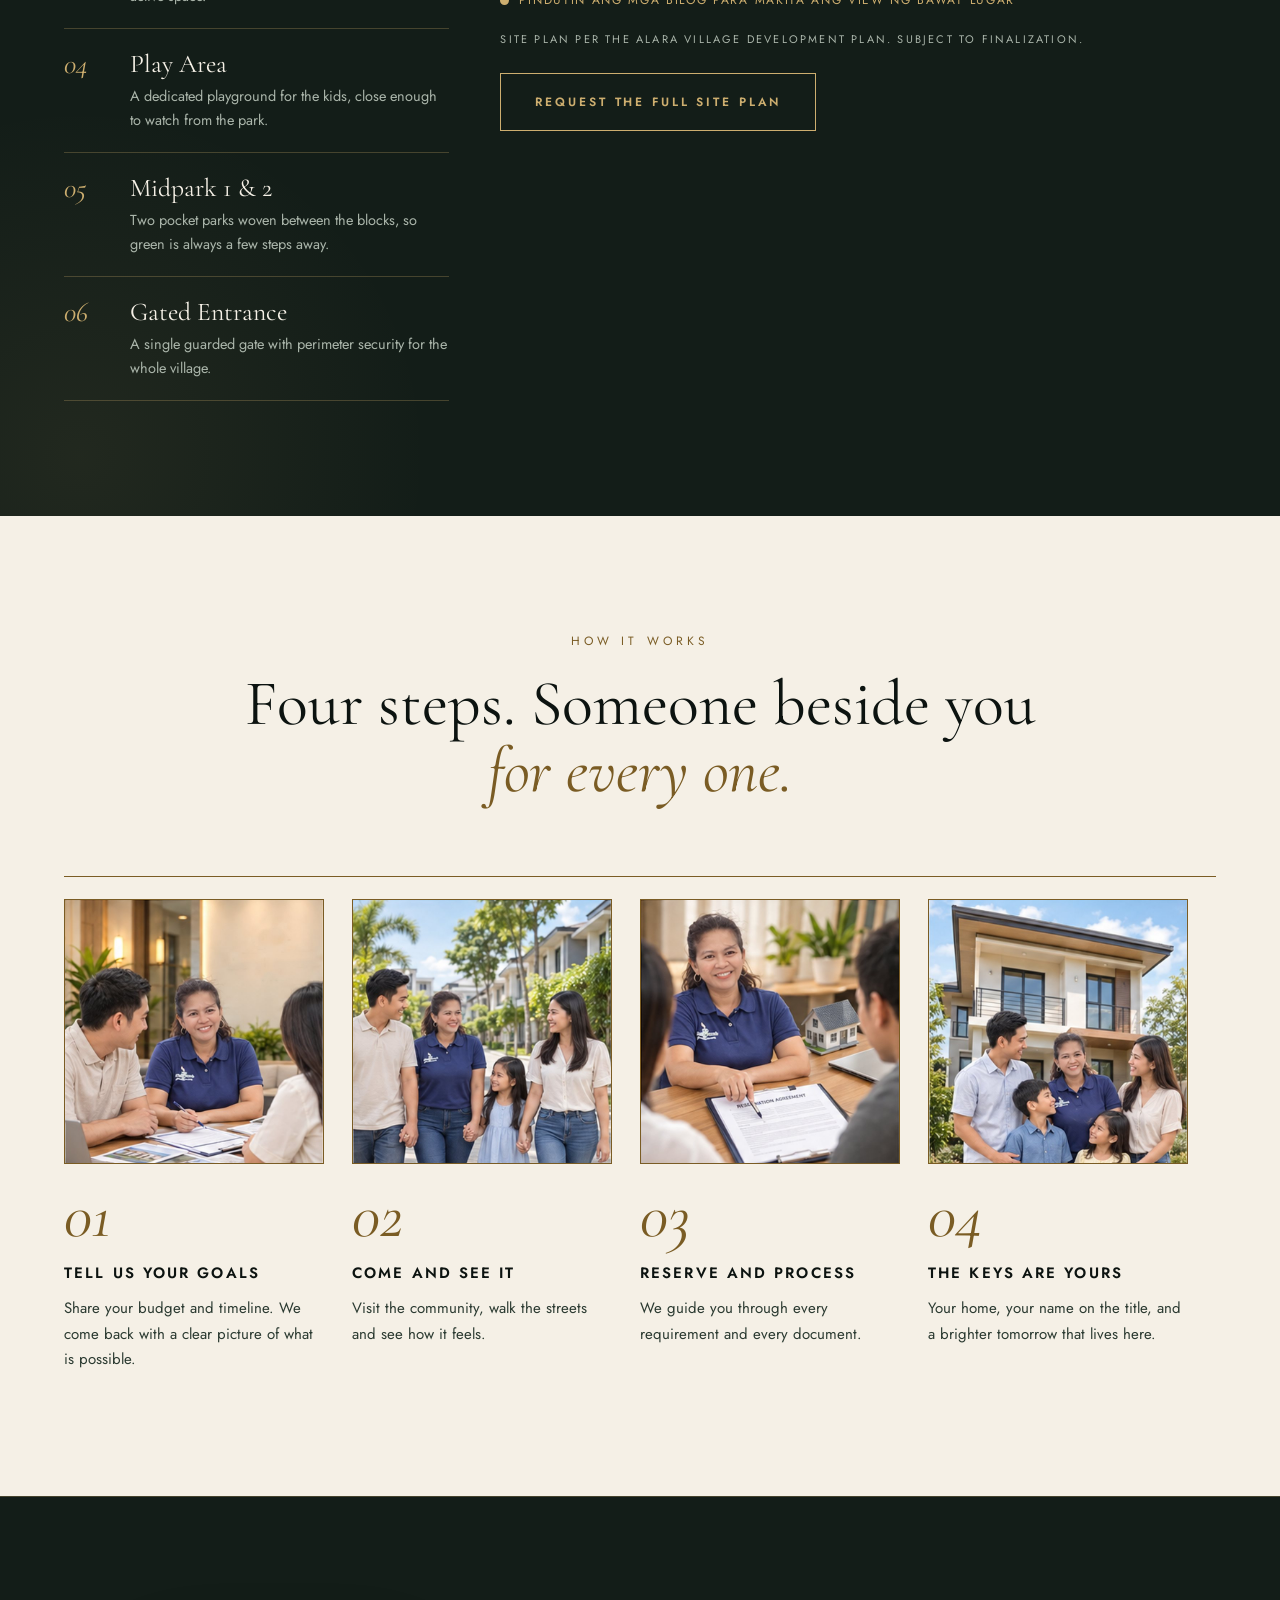
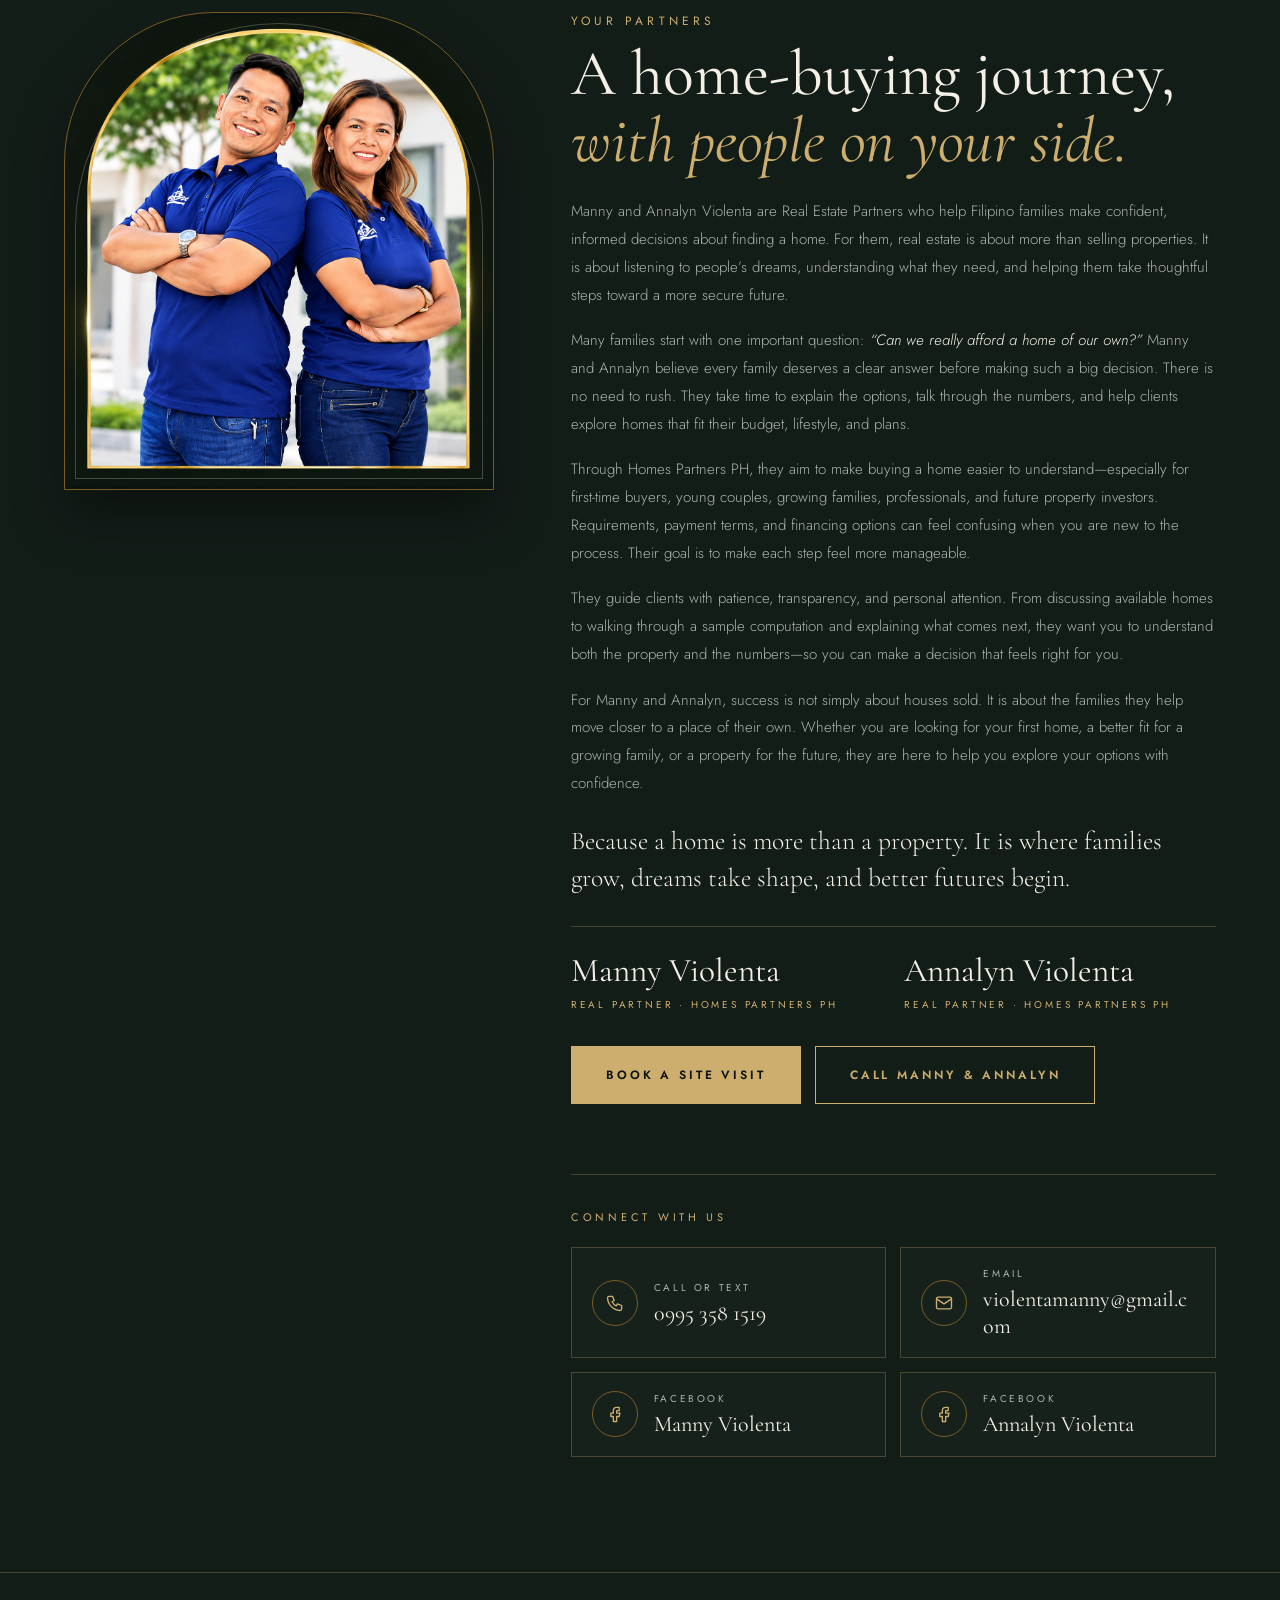
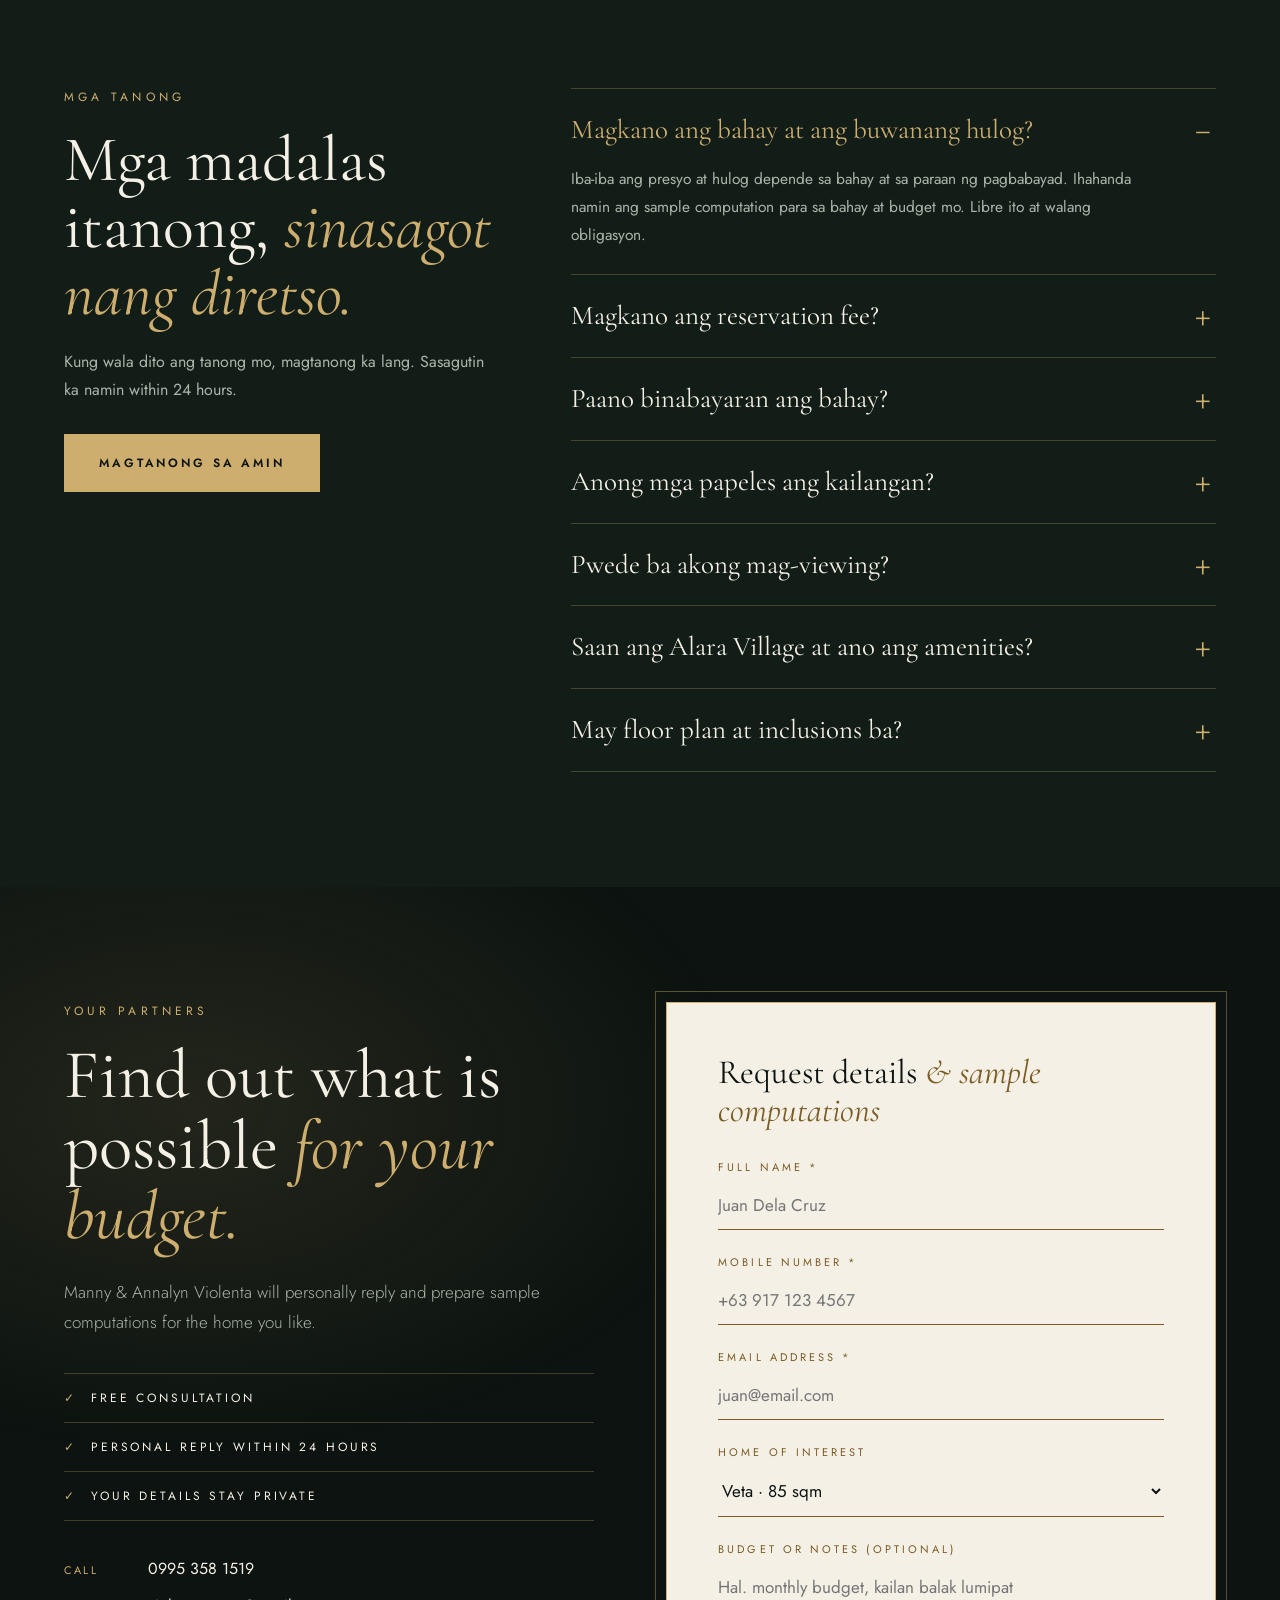
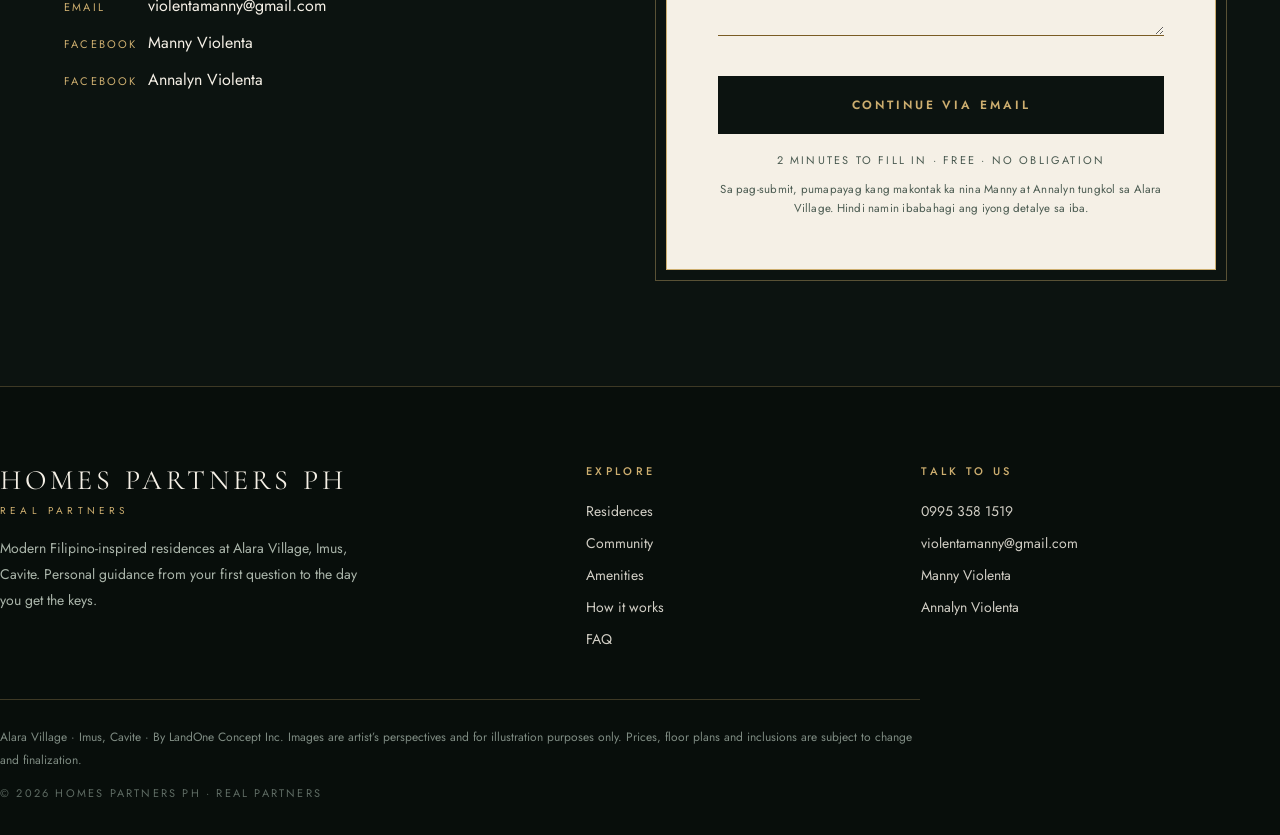
<file: index.html>
<!DOCTYPE html>
<html lang="en">
<head>
<base target="_top">
<meta charset="utf-8">
<script>document.documentElement.className+=" js";</script>
<meta name="viewport" content="width=device-width, initial-scale=1">
<meta name="robots" content="index,follow,max-image-preview:large">
<meta name="description" content="Explore the original Alara Village homes, amenities, site plan and buying process in Imus, Cavite. View Veta, Zila, Raya and Yana with Homes Partners PH.">
<link rel="canonical" href="https://alaravillagemannyannlaynviolenta.vercel.app/">
<meta property="og:type" content="website">
<meta property="og:locale" content="en_PH">
<meta property="og:title" content="Homes Partners PH · Alara Village">
<meta property="og:description" content="Explore Alara Village residences, community amenities and the home-buying process in Imus, Cavite.">
<meta property="og:url" content="https://alaravillagemannyannlaynviolenta.vercel.app/">
<meta name="twitter:card" content="summary">

<title>Homes Partners PH · Alara Village</title>
<link rel="preconnect" href="https://fonts.googleapis.com">
<link href="https://fonts.googleapis.com/css2?family=Cormorant+Garamond:ital,wght@0,400;0,500;0,600;1,400;1,500&family=Jost:wght@300;400;500;600&display=swap" rel="stylesheet">
<link rel="stylesheet" href="/styles.css">
</head>
<body class="loading">
<!-- LOADING SCREEN -->
<div id="loader" role="status" aria-live="polite" aria-label="Loading">
  <div class="ld-alara" id="ld-alara"></div>
  <div class="ld-rule"></div>
  <div class="ld-by">Presented by</div>
  <div class="ld-partners" id="ld-partners"></div>
  <div class="ld-bar"><i></i></div>
</div>

<header>
  <a class="brand" href="#top"><b>HOMES PARTNERS PH</b><span>Real Partners</span></a>
  <nav>
    <a class="btn btn-ghost" href="#inquire">Private Viewing</a>
  </nav>
</header>

<section class="hero" id="top" style="min-height:clamp(620px,84vh,860px);display:flex;align-items:center">
  <div class="hbg" aria-hidden="true">
    <div class="himg"><div class="hsun"></div></div>
    <div class="hshade"></div>
    <i class="hp" style="left:52%;top:78%;animation-delay:0s"></i><i class="hp" style="left:60%;top:66%;animation-delay:-3s"></i><i class="hp" style="left:66%;top:84%;animation-delay:-6s"></i><i class="hp" style="left:72%;top:72%;animation-delay:-2s"></i><i class="hp" style="left:78%;top:80%;animation-delay:-8s"></i><i class="hp" style="left:84%;top:68%;animation-delay:-4s"></i><i class="hp" style="left:90%;top:86%;animation-delay:-9s"></i><i class="hp" style="left:56%;top:90%;animation-delay:-5s"></i><i class="hp" style="left:70%;top:92%;animation-delay:-1s"></i><i class="hp" style="left:94%;top:76%;animation-delay:-7s"></i>
  </div>
  <div class="wrap" style="position:relative;width:100%;display:block">
    <div class="hero-copy" style="max-width:620px">
      <div class="kicker rise"><i></i>Alara Village · Imus, Cavite</div>
      <h1 class="rise" style="animation-delay:.15s">The home you<br>worked for,<br><em>finally yours.</em></h1>
      <p class="lead rise" style="animation-delay:.3s;color:#E3E8E1">Modern Filipino-inspired residences, gated and set beside the river. Let us show you what fits your budget, before you decide anything.</p>
      <div class="cta-row rise" style="animation-delay:.45s">
        <a class="btn btn-gold" href="#inquire">Arrange a Private Viewing</a>
        <a class="btn btn-ghost" href="#residences">Explore the Residences</a>
      </div>
      <div class="fine rise" style="animation-delay:.6s">Private viewings by appointment · Personal guidance throughout</div>
    </div>
  </div>
</section>

<div class="strip">
  <div class="wrap">
    <span>Gated Community</span><i>◆</i>
    <span>Pool &amp; Gym</span><i>◆</i>
    <span>Clubhouse</span><i>◆</i>
    <span>Riverside Setting</span><i>◆</i>
    <span>Parks &amp; Wide Roads</span>
  </div>
</div>

<section class="facts" id="facts" aria-label="Alara Village at a glance">
  <div class="wrap">
    <div class="fact"><b data-count="4">4</b><span>Signature homes</span></div>
    <div class="fact"><b>85&ndash;130<small>sqm</small></b><span>Floor areas to choose from</span></div>
    <div class="fact"><b data-count="6">6</b><span>Shared amenities</span></div>
    <div class="fact"><b>&#8369;40,000</b><span>Reservation, Veta &amp; Zila</span></div>
  </div>
</section>

<section id="pain">
  <div class="wrap">
    <div class="center">
      <div class="eyebrow">Sound Familiar?</div>
      <h2 class="h2" style="max-width:860px;margin-left:auto;margin-right:auto">Wanting a home is easy. <em>Getting there is the hard part.</em></h2>
    </div>
    <div class="pain-grid">
      <article class="pain">
        <div class="pain-top"><svg class="pain-ico" viewBox="0 0 24 24" aria-hidden="true" stroke-linecap="round" stroke-linejoin="round"><circle cx="8" cy="15" r="4"/><path d="M11 12L20 3M17 6l3 3M15 8l3 3"/></svg><div class="pain-n">01</div></div>
        <h3>Rent goes up every year.</h3>
        <q>Hanggang kailan pa magre-rent?</q>
        <p>Years of monthly payments, and nothing that is yours at the end. Meanwhile, the landlord decides when you stay and when you leave.</p>
      </article>
      <article class="pain">
        <div class="pain-top"><svg class="pain-ico" viewBox="0 0 24 24" aria-hidden="true" stroke-linecap="round" stroke-linejoin="round"><rect x="5" y="2" width="14" height="20" rx="2"/><path d="M8 6h8"/><path d="M8 11h.01M12 11h.01M16 11h.01M8 15h.01M12 15h.01M16 15h.01M8 19h.01M12 19h.01M16 19h.01"/></svg><div class="pain-n">02</div></div>
        <h3>Not sure if your income is enough.</h3>
        <q>Baka hindi ako ma-approve.</q>
        <p>Many families never inquire because they fear being turned down. Most of the time, they never even saw the actual computation.</p>
      </article>
      <article class="pain">
        <div class="pain-top"><svg class="pain-ico" viewBox="0 0 24 24" aria-hidden="true" stroke-linecap="round" stroke-linejoin="round"><path d="M14 2H6a2 2 0 0 0-2 2v16a2 2 0 0 0 2 2h12a2 2 0 0 0 2-2V8z"/><path d="M14 2v6h6M8 9h2M8 13h8M8 17h8"/></svg><div class="pain-n">03</div></div>
        <h3>Too many requirements, too confusing.</h3>
        <q>Ang daming papeles, saan magsisimula?</q>
        <p>Forms, documents and processes that nobody explains clearly. It is easy to give up before you even begin.</p>
      </article>
      <article class="pain">
        <div class="pain-top"><svg class="pain-ico" viewBox="0 0 24 24" aria-hidden="true" stroke-linecap="round" stroke-linejoin="round"><circle cx="11" cy="11" r="7"/><path d="M21 21l-4.35-4.35"/><path d="M9.5 9.5a1.5 1.5 0 1 1 2.2 1.3c-.5.3-.7.6-.7 1.2M11 14.5h.01"/></svg><div class="pain-n">04</div></div>
        <h3>Afraid of hidden costs.</h3>
        <q>Baka may biglang dagdag na bayarin.</q>
        <p>A low monthly figure means little if the full picture is missing. You deserve to see every number before you decide.</p>
      </article>
    </div>
    <div class="pain-end">
      <p>That is exactly why we start with <em>a free sample computation</em>. You see the numbers first, in plain language, and decide after.</p>
      <a class="btn btn-gold" href="#inquire">Show Me My Options</a>
      <div class="fine">100% free · No obligation to buy</div>
    </div>
  </div>
</section>

<section class="light" id="residences">
  <div class="wrap">
    <div class="center">
      <div class="eyebrow d">The Residences</div>
      <h2 class="h2">Four homes. <em>One that is yours.</em></h2>
    </div>
    <div id="homes"></div>
    <div class="compare" id="compare">
      <div class="center">
        <div class="eyebrow d">Side by Side</div>
        <h3 class="cmp-h">Compare the <em>homes.</em></h3>
      </div>
      <div class="cmp-wrap">
        <table class="cmp">
          <thead><tr><th>Home</th><th>Floor area</th><th>Type</th><th>Character</th><th>Reservation</th><th>Parking</th><th></th></tr></thead>
          <tbody>
            <tr><td class="n" data-label="Home">Veta</td><td data-label="Floor area">85 sqm</td><td data-label="Type">2-Storey Single Detached</td><td data-label="Character"><em>Where bonds blossom</em></td><td data-label="Reservation">&#8369;40,000</td><td data-label="Parking">2-car park</td><td><a class="cmp-link" href="#inquire" data-i="0">Ask about Veta &rarr;</a></td></tr>
            <tr><td class="n" data-label="Home">Zila</td><td data-label="Floor area">96 sqm</td><td data-label="Type">2-Storey Partially Attached</td><td data-label="Character"><em>Where families flourish</em></td><td data-label="Reservation">&#8369;40,000</td><td data-label="Parking">2-car park</td><td><a class="cmp-link" href="#inquire" data-i="1">Ask about Zila &rarr;</a></td></tr>
            <tr><td class="n" data-label="Home">Raya</td><td data-label="Floor area">110 sqm</td><td data-label="Type">2-Storey Residence</td><td data-label="Character"><em>Space to gather</em></td><td data-label="Reservation">Ask us</td><td data-label="Parking">Ask us</td><td><a class="cmp-link" href="#inquire" data-i="2">Ask about Raya &rarr;</a></td></tr>
            <tr><td class="n" data-label="Home">Yana</td><td data-label="Floor area">130 sqm</td><td data-label="Type">2-Storey Residence</td><td data-label="Character"><em>The grandest address</em></td><td data-label="Reservation">Ask us</td><td data-label="Parking">Ask us</td><td><a class="cmp-link" href="#inquire" data-i="3">Ask about Yana &rarr;</a></td></tr>
          </tbody>
        </table>
      </div>
      <p class="cmp-note">Floor plans and inclusions are available on request. Prices and inclusions are subject to change.</p>
    </div>
  </div>
</section>

<section id="amenities">
  <div class="wrap am-wrap">
    <div class="am-left">
      <div class="eyebrow">The Amenities</div>
      <h2 class="h2">Life outside your door, <em>made for the whole family.</em></h2>
      <p class="am-lead">Six shared grounds within the village, from a resort-style pool to quiet pocket parks, all built into the plan.</p>
      <ol class="am-rows"><li class="am-row"><span class="am-num">01</span><div><h3>Clubhouse &amp; Pool</h3><p>A resort-style clubhouse and swimming pool, set at the southeast corner of the village.</p></div></li><li class="am-row"><span class="am-num">02</span><div><h3>Forest Park</h3><p>A preserved stretch of greenery along the Ylang-Ylang River, made for slow walks and shade.</p></div></li><li class="am-row"><span class="am-num">03</span><div><h3>Tri-Court</h3><p>Basketball, volleyball and tennis, side by side in one active space.</p></div></li><li class="am-row"><span class="am-num">04</span><div><h3>Play Area</h3><p>A dedicated playground for the kids, close enough to watch from the park.</p></div></li><li class="am-row"><span class="am-num">05</span><div><h3>Midpark 1 &amp; 2</h3><p>Two pocket parks woven between the blocks, so green is always a few steps away.</p></div></li><li class="am-row"><span class="am-num">06</span><div><h3>Gated Entrance</h3><p>A single guarded gate with perimeter security for the whole village.</p></div></li></ol>
    </div>
    <div class="am-right">
      <div class="am-map">
        <div class="am-mapin"><div class="am-img" data-img="amenitymap" role="img" aria-label="Alara Village site plan with amenity locations"></div><button type="button" class="am-zoom" id="amZoom" aria-label="Enlarge site plan"><svg viewBox="0 0 24 24" width="16" height="16" fill="none" stroke="currentColor" stroke-width="1.8" stroke-linecap="round" stroke-linejoin="round" aria-hidden="true"><path d="M15 3h6v6M9 21H3v-6M21 3l-7 7M3 21l7-7"/></svg><span>Enlarge</span></button></div>
      </div>
      <div class="am-hint"><span class="am-hint-dot"></span>Pindutin ang mga bilog para makita ang view ng bawat lugar</div>
      <div class="am-swipe">Swipe to explore the site plan</div>
      <div class="am-cap2">Site plan per the Alara Village development plan. Subject to finalization.</div>
      <a class="btn btn-ghost" href="#inquire">Request the Full Site Plan</a>
    </div>
  </div>
</section>

<section class="light" id="process">
  <div class="wrap">
    <div class="center">
      <div class="eyebrow d">How It Works</div>
      <h2 class="h2" style="max-width:820px;margin-left:auto;margin-right:auto">Four steps. Someone beside you <em>for every one.</em></h2>
    </div>
    <div class="steps">
      <div class="step"><div class="stepimg" data-img="step1"><svg class="stepart" viewBox="0 0 400 300" aria-hidden="true" fill="none" stroke="#CDAE6F" stroke-width="2.2" stroke-linecap="round" stroke-linejoin="round"><path d="M40 222H360" stroke-width="3"/>
<circle cx="110" cy="132" r="22" fill="rgba(205,174,111,.14)"/><path d="M72 222v-30a38 38 0 0 1 76 0v30" fill="rgba(205,174,111,.14)"/>
<circle cx="290" cy="132" r="22" fill="rgba(205,174,111,.14)"/><path d="M252 222v-30a38 38 0 0 1 76 0v30" fill="rgba(205,174,111,.14)"/>
<rect x="150" y="38" width="100" height="64" rx="14" fill="rgba(205,174,111,.14)"/><path d="M190 102l-8 16 24-16"/>
<path d="M184 84V66l16-14 16 14v18z"/><path d="M196 84V74h8v10"/>
<rect x="177" y="184" width="46" height="38" rx="4" fill="rgba(205,174,111,.14)"/><path d="M184 192h32"/><path d="M186 202h.01M200 202h.01M214 202h.01M186 212h.01M200 212h.01M214 212h.01" stroke-width="3.5"/>
<path d="M240 222v-12h26v12" opacity=".6"/></svg></div><div class="n">01</div><h3>Tell us your goals</h3><p>Share your budget and timeline. We come back with a clear picture of what is possible.</p></div>
      <div class="step"><div class="stepimg" data-img="step2"><svg class="stepart" viewBox="0 0 400 300" aria-hidden="true" fill="none" stroke="#CDAE6F" stroke-width="2.2" stroke-linecap="round" stroke-linejoin="round"><circle cx="325" cy="68" r="22" fill="rgba(205,174,111,.14)"/><path d="M325 30v-6M325 112v-6M287 68h-6M369 68h-6" opacity=".6"/>
<path d="M30 236H370" stroke-width="3"/>
<path d="M130 132v104h140V132" fill="rgba(205,174,111,.14)"/><path d="M114 134L200 78l86 56"/>
<rect x="152" y="148" width="28" height="28" rx="2"/><rect x="220" y="148" width="28" height="28" rx="2"/><path d="M130 184h140" opacity=".5"/>
<rect x="144" y="196" width="26" height="26" rx="2"/><rect x="230" y="196" width="26" height="26" rx="2"/>
<path d="M186 236v-34a14 14 0 0 1 28 0v34"/>
<path d="M70 236v-34"/><circle cx="70" cy="176" r="28" fill="rgba(205,174,111,.14)"/>
<path d="M334 236v-34"/><circle cx="334" cy="176" r="28" fill="rgba(205,174,111,.14)"/>
<path d="M188 238L160 292M212 238L240 292" opacity=".6"/></svg></div><div class="n">02</div><h3>Come and see it</h3><p>Visit the community, walk the streets and see how it feels.</p></div>
      <div class="step"><div class="stepimg" data-img="step3"><svg class="stepart" viewBox="0 0 400 300" aria-hidden="true" fill="none" stroke="#CDAE6F" stroke-width="2.2" stroke-linecap="round" stroke-linejoin="round"><rect x="100" y="64" width="160" height="200" rx="6" opacity=".4"/>
<rect x="120" y="44" width="160" height="200" rx="6" fill="rgba(205,174,111,.14)"/>
<path d="M146 84h108M146 106h108M146 128h84M146 150h108"/>
<path d="M148 204q10-26 20 0t20 0t20-10t20 6" stroke-width="2.6"/><path d="M146 218h108" opacity=".6"/>
<circle cx="268" cy="56" r="22" fill="#14201A"/><path d="M257 56l8 8 14-16" stroke-width="3"/>
<path d="M336 160L300 196" stroke-width="11"/><path d="M296 200l-8 24 24-8z" fill="rgba(205,174,111,.14)"/></svg></div><div class="n">03</div><h3>Reserve and process</h3><p>We guide you through every requirement and every document.</p></div>
      <div class="step"><div class="stepimg" data-img="step4"><svg class="stepart" viewBox="0 0 400 300" aria-hidden="true" fill="none" stroke="#CDAE6F" stroke-width="2.2" stroke-linecap="round" stroke-linejoin="round"><path d="M30 250H370" stroke-width="3"/>
<g opacity=".38"><path d="M96 152L200 72l104 80"/><path d="M118 152v98h164v-98" fill="rgba(205,174,111,.14)"/><rect x="180" y="190" width="40" height="60" rx="3"/></g>
<g transform="rotate(-35 150 214)"><circle cx="150" cy="214" r="32" fill="rgba(205,174,111,.14)"/><circle cx="150" cy="214" r="11"/>
<rect x="182" y="208" width="132" height="12" rx="3" fill="rgba(205,174,111,.14)"/><rect x="274" y="220" width="12" height="24" rx="2"/><rect x="296" y="220" width="12" height="16" rx="2"/></g>
<path d="M312 64v34M295 81h34"/><path d="M350 130v20M340 140h20" opacity=".7"/><path d="M66 100v18M57 109h18" opacity=".6"/></svg></div><div class="n">04</div><h3>The keys are yours</h3><p>Your home, your name on the title, and a brighter tomorrow that lives here.</p></div>
    </div>
  </div>
</section>

<section id="partners">
  <div class="wrap pt2">
    <div class="pt2-photo">
      <div class="pt-photo pt-couple" data-img="couple" data-initial="M &amp; A" role="img" aria-label="Manny at Annalyn Violenta"></div>
    </div>
    <div class="pt2-body">
      <div class="eyebrow">Your Partners</div>
      <h2 class="h2">A home-buying journey, <em>with people on your side.</em></h2>
      <div class="pt-story">
        <p>Manny and Annalyn Violenta are Real Estate Partners who help Filipino families make confident, informed decisions about finding a home. For them, real estate is about more than selling properties. It is about listening to people’s dreams, understanding what they need, and helping them take thoughtful steps toward a more secure future.</p>
        <p>Many families start with one important question: <em>“Can we really afford a home of our own?”</em> Manny and Annalyn believe every family deserves a clear answer before making such a big decision. There is no need to rush. They take time to explain the options, talk through the numbers, and help clients explore homes that fit their budget, lifestyle, and plans.</p>
        <p>Through Homes Partners PH, they aim to make buying a home easier to understand—especially for first-time buyers, young couples, growing families, professionals, and future property investors. Requirements, payment terms, and financing options can feel confusing when you are new to the process. Their goal is to make each step feel more manageable.</p>
        <p>They guide clients with patience, transparency, and personal attention. From discussing available homes to walking through a sample computation and explaining what comes next, they want you to understand both the property and the numbers—so you can make a decision that feels right for you.</p>
        <p>For Manny and Annalyn, success is not simply about houses sold. It is about the families they help move closer to a place of their own. Whether you are looking for your first home, a better fit for a growing family, or a property for the future, they are here to help you explore your options with confidence.</p>
        <p class="pt-story-close">Because a home is more than a property. It is where families grow, dreams take shape, and better futures begin.</p>
      </div>
      <div class="pt2-names">
        <div><h3>Manny Violenta</h3><div class="pt-role">Real Partner &middot; Homes Partners PH</div></div>
        <div><h3>Annalyn Violenta</h3><div class="pt-role">Real Partner &middot; Homes Partners PH</div></div>
      </div>
      <div class="pt-cta">
        <a class="btn btn-gold" href="#inquire">Book a site visit</a>
        <a class="btn btn-ghost" href="tel:+639953581519">Call Manny &amp; Annalyn</a>
      </div>
      <div class="pt-conn">
        <div class="pt-conn-h">Connect with us</div>
        <div class="pt-conn-grid">
          <a class="pt-c" href="tel:+639953581519"><i><svg viewBox="0 0 24 24" aria-hidden="true"><path d="M5 4h4l2 5-2.5 1.5a11 11 0 0 0 5 5L15 13l5 2v4a2 2 0 0 1-2 2A16 16 0 0 1 3 6a2 2 0 0 1 2-2z"/></svg></i><span><small>Call or text</small><b>0995 358 1519</b></span></a>
          <a class="pt-c" href="mailto:violentamanny@gmail.com"><i><svg viewBox="0 0 24 24" aria-hidden="true"><rect x="3" y="5" width="18" height="14" rx="2"/><path d="M3 7l9 6 9-6"/></svg></i><span><small>Email</small><b>violentamanny@gmail.com</b></span></a>
          <a class="pt-c" href="https://facebook.com/manny.violenta" target="_blank" rel="noopener"><i><svg viewBox="0 0 24 24" aria-hidden="true"><path d="M14 8h3V4h-3a4 4 0 0 0-4 4v3H7v4h3v6h4v-6h3l1-4h-4V8.5a.5.5 0 0 1 .5-.5z"/></svg></i><span><small>Facebook</small><b>Manny Violenta</b></span></a>
          <a class="pt-c" href="https://facebook.com/annalyn.violenta" target="_blank" rel="noopener"><i><svg viewBox="0 0 24 24" aria-hidden="true"><path d="M14 8h3V4h-3a4 4 0 0 0-4 4v3H7v4h3v6h4v-6h3l1-4h-4V8.5a.5.5 0 0 1 .5-.5z"/></svg></i><span><small>Facebook</small><b>Annalyn Violenta</b></span></a>
        </div>
      </div>
    </div>
  </div>
</section>

<section id="faq">
  <div class="wrap faq-wrap">
    <div class="faq-left">
      <div class="eyebrow">Mga Tanong</div>
      <h2 class="h2">Mga madalas itanong, <em>sinasagot nang diretso.</em></h2>
      <p class="faq-lead">Kung wala dito ang tanong mo, magtanong ka lang. Sasagutin ka namin within 24 hours.</p>
      <a class="btn btn-gold" href="#inquire">Magtanong sa Amin</a>
    </div>
    <div class="faq-list">
      <details class="faq-item" open>
        <summary>Magkano ang bahay at ang buwanang hulog?</summary>
        <p>Iba-iba ang presyo at hulog depende sa bahay at sa paraan ng pagbabayad. Ihahanda namin ang sample computation para sa bahay at budget mo. Libre ito at walang obligasyon.</p>
      </details>
      <details class="faq-item">
        <summary>Magkano ang reservation fee?</summary>
        <p>Ang reservation fee ng Veta at Zila ay ₱40,000. Ipapaliwanag namin ang lahat ng terms bago ka mag-reserve, para klaro sa iyo ang kasunduan.</p>
      </details>
      <details class="faq-item">
        <summary>Paano binabayaran ang bahay?</summary>
        <p>Karaniwang pagpipilian ang Pag-IBIG housing loan, bank loan, developer financing, at cash. Magkakaiba ang requirements ng bawat isa. Tutulungan ka naming pumili ng pinaka-swak sa iyo.</p>
      </details>
      <details class="faq-item">
        <summary>Anong mga papeles ang kailangan?</summary>
        <p>Karaniwang hinihingi ang valid ID, patunay ng kita, at TIN. Iba-iba ang eksaktong listahan depende sa trabaho mo at sa paraan ng pagbabayad. Ibibigay namin ang eksaktong listahan para sa iyo.</p>
      </details>
      <details class="faq-item">
        <summary>Pwede ba akong mag-viewing?</summary>
        <p>Oo. Libre ang private viewing at walang obligasyong bumili. Sabihin mo lang kung anong araw ka libre at aayusin namin.</p>
      </details>
      <details class="faq-item">
        <summary>Saan ang Alara Village at ano ang amenities?</summary>
        <p>Nasa Imus, Cavite ang Alara Village, isang gated community. May clubhouse at pool, Forest Park, Tri-Court, Play Area at mga Midpark, at may guarded gate na may perimeter security para sa buong village.</p>
      </details>
      <details class="faq-item">
        <summary>May floor plan at inclusions ba?</summary>
        <p>Meron. Available ang floor plan at inclusions ng bawat bahay kapag hiniling mo. Ang mga presyo at inclusions ay maaaring magbago, kaya ibibigay namin ang pinakabagong detalye.</p>
      </details>
    </div>
  </div>
</section>

<section class="inq" id="inquire">
  <div class="wrap">
    <div class="inq-copy">
      <div class="eyebrow">Your Partners</div>
      <h2 class="h2">Find out what is possible <em>for your budget.</em></h2>
      <p>Manny &amp; Annalyn Violenta will personally reply and prepare sample computations for the home you like.</p>
      <ul class="checks">
        <li>Free consultation</li>
        <li>Personal reply within 24 hours</li>
        <li>Your details stay private</li>
      </ul>
      <div class="contacts">
        <a href="tel:+639953581519"><small>Call</small>0995 358 1519</a>
        <a href="mailto:violentamanny@gmail.com"><small>Email</small>violentamanny@gmail.com</a>
        <a href="https://facebook.com/manny.violenta" target="_blank" rel="noopener"><small>Facebook</small>Manny Violenta</a>
        <a href="https://facebook.com/annalyn.violenta" target="_blank" rel="noopener"><small>Facebook</small>Annalyn Violenta</a>
      </div>
    </div>
    <div class="form-wrap">
      <form class="form" id="leadForm" novalidate>
        <div id="formBody">
          <h3>Request details <em>&amp; sample computations</em></h3>
          <div class="fields">
            <div><label for="f-name">Full name *</label><input id="f-name" name="name" type="text" autocomplete="name" placeholder="Juan Dela Cruz" required></div>
            <div><label for="f-mobile">Mobile number *</label><input id="f-mobile" name="mobile" type="tel" autocomplete="tel" placeholder="+63 917 123 4567" required></div>
            <div><label for="f-email">Email address *</label><input id="f-email" name="email" type="email" autocomplete="email" placeholder="juan@email.com" required></div>
            <div><label for="f-model">Home of interest</label>
              <select id="f-model" name="model">
                <option>Veta · 85 sqm</option><option>Zila · 96 sqm</option><option>Raya · 110 sqm</option><option>Yana · 130 sqm</option><option>Not sure yet</option>
              </select></div>
            <div><label for="f-notes">Budget or notes (optional)</label><textarea id="f-notes" name="notes" placeholder="Hal. monthly budget, kailan balak lumipat"></textarea></div>
          </div>
          <button class="btn btn-dark" type="submit" id="sendBtn">Continue via email</button>
          <div class="msg" id="msg" role="status" aria-live="polite"></div>
          <div class="micro">2 minutes to fill in · Free · No obligation</div>
<div class="consent">Sa pag-submit, pumapayag kang makontak ka nina Manny at Annalyn tungkol sa Alara Village. Hindi namin ibabahagi ang iyong detalye sa iba.</div>
        </div>
        <div class="success" id="success">
          <div class="serif">Salamat po!</div>
          <p>Natanggap na namin ang details mo. Magrereply sa iyo si Manny o Annalyn within 24 hours.</p>
        </div>
      </form>
    </div>
  </div>
</section>

<footer class="ft">
  <div class="wrap ft-grid">
    <div>
      <div class="ft-brand">HOMES PARTNERS PH</div>
      <div class="ft-tag">Real Partners</div>
      <p class="ft-p">Modern Filipino-inspired residences at Alara Village, Imus, Cavite. Personal guidance from your first question to the day you get the keys.</p>
    </div>
    <div>
      <h4>Explore</h4>
      <a href="#residences">Residences</a>
      <a href="#community">Community</a>
      <a href="#amenities">Amenities</a>
      <a href="#process">How it works</a>
      <a href="#faq">FAQ</a>
    </div>
    <div>
      <h4>Talk to us</h4>
      <a href="tel:+639953581519">0995 358 1519</a>
      <a href="mailto:violentamanny@gmail.com">violentamanny@gmail.com</a>
      <a href="https://facebook.com/manny.violenta" target="_blank" rel="noopener">Manny Violenta</a>
      <a href="https://facebook.com/annalyn.violenta" target="_blank" rel="noopener">Annalyn Violenta</a>
    </div>
  </div>
  <div class="wrap">
    <p class="ft-legal">Alara Village &middot; Imus, Cavite &middot; By LandOne Concept Inc. Images are artist&rsquo;s perspectives and for illustration purposes only. Prices, floor plans and inclusions are subject to change and finalization.</p>
    <div class="ft-bottom">&copy; 2026 Homes Partners PH &middot; Real Partners</div>
  </div>
</footer>

<a class="totop" id="totop" href="#top" aria-label="Back to top">&#8593;</a>

<!-- MOBILE QUICK-CONTACT BAR -->
<div class="stickybar" id="stickybar" role="navigation" aria-label="Mabilis na contact">
  <a class="sb-btn" href="tel:+639953581519">Call</a>
  <a class="sb-btn" href="https://m.me/manny.violenta" target="_blank" rel="noopener">Message</a>
  <a class="sb-btn primary" href="#inquire">Get Computation</a>
</div>

<!-- SITE PLAN LIGHTBOX -->
<div class="lightbox" id="lightbox" role="dialog" aria-modal="true" aria-label="Site plan" aria-hidden="true">
  <button type="button" class="lb-x" id="lbClose" aria-label="Close">&times;</button><button type="button" class="lb-zoom" id="lbZoom">+ Zoom in</button>
  <div class="lb-scroll"><div class="lb-wrap" id="lbWrap"><img class="lb-img" id="lbImg" alt="Alara Village site plan"></div></div><div class="lb-hint" id="lbHint">Tap the map to zoom in</div>
</div>

<!-- AMENITY VIDEO -->
<div class="vbox" id="vbox" role="dialog" aria-modal="true" aria-label="Amenity view" aria-hidden="true">
  <button type="button" class="lb-x" id="vClose" aria-label="Close">&times;</button>
  <div class="v-inner">
    <div class="eyebrow">Tingnan ang view</div>
    <h3 class="v-title" id="vTitle"></h3>
    <p class="v-desc" id="vDesc"></p>
    <div class="v-frame" id="vFrame"></div>
    <div class="v-chips" id="vChips" role="group" aria-label="Iba pang amenities"></div>
  </div>
</div>

<!-- POPUP FORM -->
<div class="modal" id="modal" role="dialog" aria-modal="true" aria-labelledby="m-title" aria-hidden="true">
  <form class="form" id="modalForm" novalidate>
    <button type="button" class="modal-x" id="modalClose" aria-label="Close">&times;</button>
    <div id="m-formBody">
      <h3 id="m-title">Request details <em>&amp; sample computations</em></h3>
      <div class="fields">
        <div><label for="m-name">Full name *</label><input id="m-name" type="text" autocomplete="name" placeholder="Juan Dela Cruz" required></div>
        <div><label for="m-mobile">Mobile number *</label><input id="m-mobile" type="tel" autocomplete="tel" placeholder="+63 917 123 4567" required></div>
        <div><label for="m-email">Email address *</label><input id="m-email" type="email" autocomplete="email" placeholder="juan@email.com" required></div>
        <div><label for="m-model">Home of interest</label>
          <select id="m-model">
            <option>Veta · 85 sqm</option><option>Zila · 96 sqm</option><option>Raya · 110 sqm</option><option>Yana · 130 sqm</option><option>Not sure yet</option>
          </select></div>
        <div><label for="m-notes">Budget or notes (optional)</label><textarea id="m-notes" placeholder="Hal. monthly budget, kailan balak lumipat"></textarea></div>
      </div>
      <button class="btn btn-dark" type="submit" id="m-send">Continue via email</button>
      <div class="msg" id="m-msg" role="status" aria-live="polite"></div>
      <div class="micro">2 minutes to fill in · Free · No obligation</div>
<div class="consent">Sa pag-submit, pumapayag kang makontak ka nina Manny at Annalyn tungkol sa Alara Village. Hindi namin ibabahagi ang iyong detalye sa iba.</div>
    </div>
    <div class="success" id="m-success">
      <div class="serif">Salamat po!</div>
      <p>Natanggap na namin ang details mo. Magrereply sa iyo si Manny o Annalyn within 24 hours.</p>
      <button type="button" class="btn btn-dark" id="m-done">Close</button>
    </div>
  </form>
</div>

<script src="/images.js"></script>
<script src="/app.js"></script>
</body>
</html>
</file>
<file: styles.css>
:root{--ink:#0C1310;--ink2:#131D18;--line:rgba(201,169,106,.28);--gold:#CDAE6F;--gold-d:#7A5C24;--ivory:#F5F0E6;--mute:#AAB5AA;--mute-d:#4A5A50;--pad:clamp(20px,5vw,72px)}
*{box-sizing:border-box}
html{scroll-behavior:smooth}
body{margin:0;background:var(--ink);font-family:'Jost',system-ui,sans-serif;color:var(--ivory);-webkit-font-smoothing:antialiased;overflow-x:hidden}
a{color:inherit;text-decoration:none}
h1,h2,h3,p,ul{margin:0}
ul{list-style:none;padding:0}
em{font-style:italic}
.serif{font-family:'Cormorant Garamond',serif}
.wrap{max-width:1296px;margin:0 auto}
.eyebrow{font-size:12px;letter-spacing:.34em;text-transform:uppercase;color:var(--gold)}
.eyebrow.d{color:var(--gold-d)}
.h2{font-family:'Cormorant Garamond',serif;font-weight:400;font-size:clamp(38px,5vw,66px);line-height:1.05;margin-top:20px}
.h2 em{color:var(--gold)}
.light{background:var(--ivory);color:var(--ink)}
.light .h2 em{color:var(--gold-d)}
section{padding:clamp(64px,9vw,128px) var(--pad)}

/* buttons */
.btn{display:inline-flex;align-items:center;justify-content:center;min-height:56px;padding:19px 34px;font-family:'Jost',sans-serif;font-size:12px;letter-spacing:.24em;text-transform:uppercase;font-weight:600;border:1px solid var(--gold);cursor:pointer;transition:background .25s,color .25s,transform .25s}
.btn:hover{transform:translateY(-2px)}
.btn-gold{background:var(--gold);color:var(--ink)}
.btn-gold:hover{background:#E3C98F}
.btn-ghost{background:transparent;color:var(--gold)}
.btn-ghost:hover{background:rgba(205,174,111,.12)}
.btn-dark{background:var(--ink);color:var(--gold);border-color:var(--ink)}
a:focus-visible,button:focus-visible,input:focus-visible,select:focus-visible,textarea:focus-visible{outline:2px solid var(--gold);outline-offset:3px}

/* header */
header{position:relative;z-index:5;display:flex;flex-wrap:wrap;align-items:center;justify-content:space-between;gap:16px 32px;padding:26px var(--pad);border-bottom:1px solid var(--line)}
.brand{display:flex;flex-direction:column;gap:2px}
.brand b{font-family:'Cormorant Garamond',serif;font-size:26px;letter-spacing:.14em;font-weight:500;color:var(--ivory)}
.brand span{font-size:10px;letter-spacing:.42em;text-transform:uppercase;color:var(--gold)}
nav{display:flex;flex-wrap:wrap;align-items:center;gap:8px 34px;font-size:12px;letter-spacing:.2em;text-transform:uppercase;color:var(--mute)}
nav a:hover{color:var(--gold)}
nav .btn{min-height:44px;padding:13px 24px;font-weight:500}
nav .btn:hover{color:var(--gold)}

/* hero */
.hero{position:relative;padding-top:clamp(48px,8vw,110px);padding-bottom:clamp(56px,8vw,120px)}
.hero .wrap{position:relative;display:flex;flex-wrap:wrap;align-items:center;gap:56px}
.hero-copy{flex:1 1 480px;min-width:0}
.kicker{display:flex;align-items:center;gap:16px;font-size:12px;letter-spacing:.32em;text-transform:uppercase;color:var(--gold)}
.kicker i{width:56px;height:1px;background:var(--gold);display:block}
h1{font-family:'Cormorant Garamond',serif;font-weight:400;font-size:clamp(46px,7vw,96px);line-height:.98;letter-spacing:-.01em;margin-top:28px;color:var(--ivory)}
h1 em{color:var(--gold)}
.lead{margin-top:32px;max-width:520px;font-size:18px;line-height:1.75;font-weight:300;color:#C9D1C8}
.cta-row{margin-top:44px;display:flex;flex-wrap:wrap;gap:16px}
.fine{margin-top:28px;font-size:12px;letter-spacing:.2em;text-transform:uppercase;color:var(--mute)}
.hero-art{flex:1 1 380px;min-width:0;display:flex;justify-content:center}
.arch-wrap{position:relative;width:100%;max-width:470px;aspect-ratio:4/5.3}
.arch-wrap:before{content:"";position:absolute;inset:-18px;border:1px solid var(--line);border-radius:999px 999px 0 0}
.arch{position:absolute;inset:0;border-radius:999px 999px 0 0;overflow:hidden;border:1px solid var(--gold);background:linear-gradient(180deg,#1C2B23,#0F1A15)}
.arch svg{position:absolute;inset:0;width:100%;height:100%}
.arch:after{content:"";position:absolute;inset:0;background:radial-gradient(260px 260px at 50% 22%,rgba(205,174,111,.28),transparent 70%);pointer-events:none}

/* photo slots (image URL or placeholder) */
.slot{position:relative;background-size:cover;background-position:center;background-color:#16241D}
.slot .ph{position:absolute;left:0;right:0;bottom:26px;text-align:center;font-size:11px;letter-spacing:.32em;text-transform:uppercase;color:var(--gold);padding:0 16px}
.slot.has-img .ph{display:none}
.slot.has-img svg{display:none}
.res-img .slot.has-img:before{display:none}
.slot.has-img{background-size:cover !important;background-position:center !important;background-repeat:no-repeat !important}

/* strip */
.strip{border-top:1px solid var(--line);border-bottom:1px solid var(--line);background:var(--ink2);padding:30px var(--pad)}
.strip .wrap{display:flex;flex-wrap:wrap;justify-content:space-between;gap:14px 28px;font-size:13px;letter-spacing:.26em;text-transform:uppercase;color:var(--mute)}
.strip i{font-style:normal;color:var(--gold)}

/* residences */
.center{text-align:center}
.tabs{margin-top:52px;display:flex;flex-wrap:wrap;justify-content:center;gap:8px 12px;border-bottom:1px solid rgba(12,19,16,.18)}
.tab{cursor:pointer;background:transparent;border:0;border-bottom:2px solid transparent;margin-bottom:-1px;padding:14px 22px;min-height:48px;font-family:'Jost',sans-serif;color:var(--mute-d)}
.tab b{font-family:'Cormorant Garamond',serif;font-size:30px;font-style:italic;font-weight:500}
.tab span{font-size:12px;letter-spacing:.14em;margin-left:8px}
.tab.on{color:var(--ink);border-bottom-color:var(--gold-d)}
.res{margin-top:56px;display:flex;flex-wrap:wrap;gap:56px;align-items:stretch}
.res-img{flex:1 1 440px;min-width:0}
.frame{border:1px solid rgba(122,92,36,.4);padding:8px;background:#FBF8F1}
.res-img .slot{aspect-ratio:16/9;display:flex;align-items:center;justify-content:center;overflow:hidden;background:linear-gradient(160deg,#1C2B23,#0F1A15)}
.res-img .slot:before{content:"";position:absolute;inset:14px;border:1px solid rgba(205,174,111,.3);pointer-events:none}
.res-img .big{font-family:'Cormorant Garamond',serif;font-size:clamp(64px,9vw,120px);font-style:italic;color:var(--gold);line-height:1;text-align:center}
.slot.has-img .big{display:none}
.note{margin-top:14px;font-size:12px;font-style:italic;color:var(--mute-d)}
.res-info{flex:1 1 380px;min-width:0;display:flex;flex-direction:column;justify-content:center}
.res-info h3{font-family:'Cormorant Garamond',serif;font-weight:400;font-size:clamp(48px,6vw,84px);line-height:1;margin-top:14px}
.tag{margin-top:12px;font-family:'Cormorant Garamond',serif;font-size:26px;font-style:italic;color:var(--gold-d)}
.blurb{margin-top:22px;font-size:17px;line-height:1.75;font-weight:300;color:#2B3A31}
.area{margin-top:30px;padding:22px 0;border-top:1px solid rgba(12,19,16,.18);border-bottom:1px solid rgba(12,19,16,.18);display:flex;align-items:baseline;gap:14px}
.area small{font-size:11px;letter-spacing:.3em;text-transform:uppercase;color:var(--mute-d)}
.area b{font-family:'Cormorant Garamond',serif;font-size:36px;font-weight:400}
.feat{margin-top:24px;display:flex;flex-direction:column;gap:12px;font-size:15px;line-height:1.55;color:#2B3A31}
.feat li{display:flex;gap:14px}
.feat li:before{content:"◆";color:var(--gold-d)}
.res-info .btn{margin-top:34px;align-self:flex-start}


/* stacked homes */
.home{margin-top:clamp(40px,6vw,72px);padding-top:clamp(40px,6vw,72px);border-top:1px solid rgba(12,19,16,.18);scroll-margin-top:24px}
.home .res{margin-top:0;align-items:flex-start}
.home.rev .res{flex-direction:row-reverse}
.home .res-info{align-self:stretch}
.plan{margin-top:20px;border:1px solid rgba(122,92,36,.4);background:#FBF8F1}
.plan-h{padding:14px 18px;border-bottom:1px solid rgba(122,92,36,.25);font-size:11px;letter-spacing:.28em;text-transform:uppercase;color:var(--gold-d)}
.plan-b{aspect-ratio:16/9;background:#E9E3D3;background-position:center;background-repeat:no-repeat;background-size:cover;display:flex;align-items:center;justify-content:center;gap:5%;padding:6%}
.plan-b i{flex:1;height:100%;border:1px solid rgba(12,19,16,.25);display:flex;align-items:flex-end;justify-content:center;padding-bottom:10px;font-style:normal;font-size:10px;letter-spacing:.22em;text-transform:uppercase;color:var(--mute-d)}
.plan-b.has-img{padding:0}
.plan-b.has-img i{display:none}

/* living */
.cards{margin-top:64px;display:grid;grid-template-columns:repeat(auto-fit,minmax(280px,1fr));gap:32px}
.card{display:flex;flex-direction:column;gap:26px}
.card:nth-child(2){margin-top:48px}
.card .slot{aspect-ratio:3/4;border-radius:999px 999px 0 0;border:1px solid var(--line);overflow:hidden}
.card h3{font-family:'Cormorant Garamond',serif;font-weight:400;font-size:34px;line-height:1.1;margin-top:12px}
.card p{margin-top:14px;font-size:16px;line-height:1.75;font-weight:300;color:var(--mute)}
.card .eyebrow{font-size:11px;letter-spacing:.32em}

/* community */
.comm{background:var(--ink2);border-top:1px solid var(--line)}
.comm .wrap{display:flex;flex-wrap:wrap;gap:64px;align-items:center}
.comm-copy{flex:1 1 360px;min-width:0}
.comm-copy p{margin-top:24px;font-size:17px;line-height:1.75;font-weight:300;color:var(--mute)}
.feats{margin-top:32px;display:grid;grid-template-columns:repeat(auto-fit,minmax(170px,1fr));gap:0 24px}
.feats li{padding:16px 0;border-top:1px solid var(--line);font-size:13px;letter-spacing:.2em;text-transform:uppercase;color:var(--ivory)}
.comm-img{flex:1 1 440px;min-width:0}
.comm-img .slot{aspect-ratio:4/3;border:1px solid var(--gold);display:flex;align-items:center;justify-content:center;text-align:center;padding:24px;background:linear-gradient(135deg,#1A2B22,#0E1914)}
.comm-img .slot:before{content:"";position:absolute;inset:14px;border:1px solid var(--line);pointer-events:none}
.comm-img .slot em{font-family:'Cormorant Garamond',serif;font-size:34px;color:var(--gold)}
.slot.has-img em{display:none}
.comm-img .note{color:var(--mute)}

/* process */
.steps{margin-top:72px;display:grid;grid-template-columns:repeat(auto-fit,minmax(240px,1fr))}
.step{padding:0 28px 8px 0;border-top:1px solid var(--gold-d)}
.step .n{font-family:'Cormorant Garamond',serif;font-size:88px;line-height:1;font-style:italic;color:var(--gold-d);margin-top:18px}
.step h3{margin-top:14px;font-size:15px;letter-spacing:.14em;text-transform:uppercase;font-weight:600}
.step p{margin-top:12px;font-size:15px;line-height:1.7;color:#2B3A31}

/* inquire */
.inq{position:relative}
.inq:before{content:"";position:absolute;inset:0;background:radial-gradient(800px 500px at 15% 20%,rgba(205,174,111,.12),transparent 70%)}
.inq .wrap{position:relative;display:flex;flex-wrap:wrap;gap:72px}
.inq-copy{flex:1 1 380px;min-width:0}
.inq-copy .h2{font-size:clamp(40px,5.4vw,72px);line-height:1.02}
.inq-copy>p{margin-top:26px;max-width:480px;font-size:17px;line-height:1.75;font-weight:300;color:var(--mute)}
.checks{margin-top:36px;border-bottom:1px solid var(--line)}
.checks li{padding:15px 0;border-top:1px solid var(--line);font-size:12px;letter-spacing:.24em;text-transform:uppercase}
.checks li:before{content:"✓";color:var(--gold);margin-right:14px}
.contacts{margin-top:36px;display:flex;flex-direction:column;gap:14px;font-size:16px}
.contacts a:hover{color:var(--gold)}
.contacts small{display:inline-block;width:84px;color:var(--gold);letter-spacing:.2em;font-size:11px;text-transform:uppercase}
.form-wrap{flex:1 1 400px;min-width:0}
.form{background:var(--ivory);color:var(--ink);padding:clamp(28px,4vw,52px);border:1px solid var(--gold);outline:1px solid rgba(205,174,111,.4);outline-offset:10px}
.form h3{font-family:'Cormorant Garamond',serif;font-weight:400;font-size:34px;line-height:1.1}
.form h3 em{color:var(--gold-d)}
.fields{margin-top:30px;display:flex;flex-direction:column;gap:24px}
.fields label{display:block;font-size:11px;letter-spacing:.28em;text-transform:uppercase;color:var(--gold-d)}
.fields input,.fields select,.fields textarea{width:100%;margin-top:6px;padding:12px 0;min-height:44px;border:0;border-bottom:1px solid var(--gold-d);border-radius:0;background:transparent;font-family:'Jost',sans-serif;font-size:17px;color:var(--ink)}
.fields textarea{resize:vertical;min-height:70px}
.form .btn{margin-top:34px;width:100%}
.form .btn[disabled]{opacity:.6;cursor:wait}
.micro{margin-top:16px;text-align:center;font-size:11px;letter-spacing:.2em;text-transform:uppercase;color:var(--mute-d)}
.msg{margin-top:18px;text-align:center;font-size:15px;line-height:1.6}
.msg.ok{color:#1F5A3A}
.msg.err{color:#9B2C2C}
.success{display:none;text-align:center;padding:30px 0}
.success .serif{font-size:40px;line-height:1.1}
.success p{margin-top:16px;font-size:16px;line-height:1.7;color:#2B3A31}

/* ===== POPUP FORM (modal) ===== */
.modal{position:fixed;inset:0;z-index:100;display:none;align-items:center;justify-content:center;padding:20px;background:rgba(6,10,8,.82);backdrop-filter:blur(4px);overflow-y:auto}
.modal.open{display:flex;animation:mfade .25s ease}
@keyframes mfade{from{opacity:0}to{opacity:1}}
.modal .form{position:relative;width:100%;max-width:520px;margin:auto;animation:mrise .3s ease}
@keyframes mrise{from{transform:translateY(16px);opacity:0}to{transform:none;opacity:1}}
.modal-x{position:absolute;top:10px;right:14px;width:44px;height:44px;background:none;border:0;font-size:30px;line-height:1;color:var(--gold-d);cursor:pointer}
.modal-x:hover{color:var(--ink)}
body.modal-open{overflow:hidden}

footer{border-top:1px solid var(--line);padding:36px var(--pad);text-align:center;background:#09100D}
footer b{font-family:'Cormorant Garamond',serif;font-size:24px;letter-spacing:.14em;font-weight:500}
footer span{display:block;margin-top:6px;font-size:10px;letter-spacing:.42em;text-transform:uppercase;color:var(--gold)}
footer p{margin:22px auto 0;max-width:640px;font-size:12px;line-height:1.8;color:var(--mute)}

@media (max-width:700px){
  .card:nth-child(2){margin-top:0}
  .step{padding-right:0;padding-bottom:28px}
}
@media (prefers-reduced-motion:reduce){html{scroll-behavior:auto}.btn{transition:none}}

.hbg{position:absolute;inset:0;overflow:hidden}
.himg{position:absolute;top:0;bottom:0;right:0;left:38%;background-image:url("/assets/alara-hero-enhanced.png");background-size:cover;background-position:center;filter:saturate(1.08) contrast(1.04);transform-origin:62% 60%;animation:kb 28s ease-in-out infinite alternate;will-change:transform}
.hsun{position:absolute;left:74%;top:60%;width:46%;aspect-ratio:1;transform:translate(-50%,-50%);background:radial-gradient(circle,rgba(255,214,140,.55),rgba(255,190,100,.18) 40%,transparent 70%);mix-blend-mode:screen;animation:pulse 7s ease-in-out infinite alternate}
.hshade{position:absolute;inset:0;background:linear-gradient(90deg,#0C1310 0%,#0C1310 38%,rgba(12,19,16,.62) 47%,rgba(12,19,16,.14) 64%,rgba(12,19,16,0) 100%),linear-gradient(0deg,#0C1310 0%,rgba(12,19,16,0) 16%),linear-gradient(180deg,rgba(12,19,16,.4) 0%,rgba(12,19,16,0) 16%)}
.hp{position:absolute;width:4px;height:4px;border-radius:50%;background:#F3D9A0;box-shadow:0 0 8px 2px rgba(243,217,160,.7);opacity:0;animation:rise 12s linear infinite}
.rise{animation:riseIn 1.2s cubic-bezier(.2,.7,.2,1) both}
@keyframes kb{from{transform:scale(1.04) translate3d(0,0,0)}to{transform:scale(1.1) translate3d(-2%,-1.5%,0)}}
@keyframes pulse{from{opacity:.35;transform:translate(-50%,-50%) scale(.92)}to{opacity:.9;transform:translate(-50%,-50%) scale(1.08)}}
@keyframes rise{0%{opacity:0;transform:translate(0,0)}15%{opacity:.9}100%{opacity:0;transform:translate(30px,-220px)}}
@keyframes riseIn{from{opacity:0;transform:translateY(26px)}to{opacity:1;transform:none}}
@media (max-width:860px){.himg{left:0}.hshade{background:linear-gradient(180deg,rgba(12,19,16,.7) 0%,rgba(12,19,16,.58) 55%,#0C1310 100%)}}
@media (prefers-reduced-motion:reduce){.himg,.hsun,.hp,.rise{animation:none!important}}
/* ===== LOADING SCREEN ===== */
body.loading{overflow:hidden}
#loader{position:fixed;inset:0;z-index:1000;display:flex;flex-direction:column;align-items:center;justify-content:center;gap:0;padding:24px;text-align:center;background:var(--ink);color:var(--ivory);transition:opacity .8s ease,visibility .8s ease}
#loader.done{opacity:0;visibility:hidden;pointer-events:none}
#loader::before{content:"";position:absolute;inset:18px;border:1px solid var(--line);pointer-events:none}
.ld-alara{animation:ldIn 1s ease both}
.ld-alara img{display:block;max-width:min(300px,70vw);max-height:150px;width:auto;height:auto;margin:0 auto}
.ld-alara .ld-text{font-family:'Cormorant Garamond',serif;font-weight:400;font-size:clamp(46px,9vw,84px);letter-spacing:.2em;padding-left:.2em;line-height:1}
.ld-alara .ld-sub{margin-top:10px;font-size:11px;letter-spacing:.5em;padding-left:.5em;text-transform:uppercase;color:var(--gold)}
.ld-rule{width:70px;height:1px;background:var(--gold);margin:34px 0 26px;animation:ldGrow 1.2s .5s ease both}
.ld-by{font-size:10px;letter-spacing:.42em;padding-left:.42em;text-transform:uppercase;color:var(--mute);animation:ldIn 1s .7s ease both}
.ld-partners{margin-top:16px;animation:ldIn 1s .9s ease both}
.ld-partners img{display:block;max-width:min(240px,60vw);max-height:130px;width:auto;height:auto;margin:0 auto}
.ld-partners .ld-text{font-family:'Cormorant Garamond',serif;font-size:clamp(22px,4vw,30px);letter-spacing:.14em;color:var(--ivory)}
.ld-partners .ld-sub{margin-top:4px;font-size:10px;letter-spacing:.42em;padding-left:.42em;text-transform:uppercase;color:var(--gold)}
.ld-bar{position:relative;width:min(220px,50vw);height:2px;margin-top:44px;background:rgba(205,174,111,.2);overflow:hidden;animation:ldIn .8s 1s ease both}
.ld-bar i{position:absolute;inset:0;background:var(--gold);transform:scaleX(0);transform-origin:left;animation:ldBar 2.2s 1s cubic-bezier(.4,0,.2,1) forwards}
@keyframes ldIn{from{opacity:0;transform:translateY(10px)}to{opacity:1;transform:none}}
@keyframes ldGrow{from{width:0;opacity:0}to{width:70px;opacity:1}}
@keyframes ldBar{to{transform:scaleX(1)}}
@media (prefers-reduced-motion:reduce){#loader *{animation-duration:.01s!important;animation-delay:0s!important}}
/* ===== PAIN POINTS ===== */
#pain{background:var(--ink2)}
.pain-grid{margin-top:64px;display:grid;grid-template-columns:repeat(auto-fit,minmax(260px,1fr));gap:0;border-top:1px solid var(--line);border-left:1px solid var(--line)}
.pain{padding:36px 30px 40px;border-right:1px solid var(--line);border-bottom:1px solid var(--line);transition:background .3s}
.pain:hover{background:rgba(205,174,111,.06)}
.pain-n{font-family:'Cormorant Garamond',serif;font-size:42px;line-height:1;color:var(--gold)}
.pain h3{font-family:'Cormorant Garamond',serif;font-weight:400;font-size:clamp(24px,2.4vw,30px);line-height:1.15;margin-top:18px;color:var(--ivory)}
.pain q{display:block;margin-top:14px;font-family:'Cormorant Garamond',serif;font-style:italic;font-size:19px;color:var(--gold);quotes:"\201C" "\201D"}
.pain p{margin-top:14px;font-size:15px;line-height:1.7;color:var(--mute)}
.pain-end{margin:72px auto 0;max-width:720px;text-align:center}
.pain-end p{font-family:'Cormorant Garamond',serif;font-size:clamp(24px,3vw,34px);line-height:1.3;color:var(--ivory);margin-bottom:34px}
.pain-end p em{color:var(--gold)}
.pain-end .fine{margin-top:18px}
/* ===== PAIN ICONS ===== */
.pain-top{display:flex;justify-content:space-between;align-items:flex-start}
.pain-ico{width:46px;height:46px;fill:none;stroke:var(--gold);stroke-width:1.3;flex:none}
.pain-top .pain-n{color:rgba(205,174,111,.4)}
.pain:hover .pain-ico{stroke-width:1.6}
/* ===== HOW IT WORKS IMAGES ===== */
.stepimg{position:relative;margin-top:22px;aspect-ratio:358/365;display:flex;align-items:flex-end;justify-content:center;overflow:hidden;background:linear-gradient(160deg,#1C2B23,#0F1A15) center/cover no-repeat;border:1px solid var(--gold-d)}
.stepimg:before{content:"";position:absolute;inset:10px;border:1px solid rgba(205,174,111,.3);pointer-events:none}
.stepimg span{padding:0 14px 20px;text-align:center;font-size:10px;letter-spacing:.26em;text-transform:uppercase;color:var(--gold)}
.stepimg.has-img span,.stepimg.has-img:before{display:none}
.step .stepimg + .n{margin-top:20px;font-size:64px}
.stepart{position:absolute;inset:0;width:100%;height:100%;padding:6%}
.stepimg.has-img .stepart{display:none}
/* ===== AMENITIES ===== */
#amenities{background:var(--ink2);border-top:1px solid var(--line);position:relative;overflow:hidden}
#amenities:before{content:"";position:absolute;width:760px;height:760px;left:-300px;bottom:-320px;background:radial-gradient(circle,rgba(205,174,111,.08),transparent 65%);pointer-events:none}
.am-wrap{position:relative;display:grid;grid-template-columns:.7fr 1.3fr;gap:clamp(36px,4vw,64px);align-items:center}
.am-wrap>*{min-width:0}
.am-left .h2{max-width:560px}
.am-lead{margin-top:22px;max-width:460px;font-size:16px;line-height:1.75;color:var(--mute)}
.am-rows{list-style:none;margin:44px 0 0;padding:0;border-top:1px solid var(--line)}
.am-row{display:grid;grid-template-columns:60px 1fr;gap:6px;padding:20px 0;border-bottom:1px solid var(--line);transition:background .3s,padding .35s}
.am-row:hover{background:linear-gradient(90deg,rgba(205,174,111,.07),transparent);padding-left:10px}
.am-num{font-family:'Cormorant Garamond',serif;font-style:italic;font-size:28px;line-height:1.1;color:var(--gold)}
.am-row h3{font-family:'Cormorant Garamond',serif;font-weight:400;font-size:clamp(22px,2vw,27px);line-height:1.15;color:var(--ivory)}
.am-row p{margin-top:6px;font-size:14.5px;line-height:1.65;color:var(--mute)}
.am-right{align-self:center}
.am-map{position:relative;padding:0 18px 18px 0;overflow-x:auto;-webkit-overflow-scrolling:touch}
.am-mapin{position:relative;min-width:100%;padding:14px;background:#F2EDE0;border:1px solid var(--gold);box-shadow:16px 16px 0 -1px var(--ink2),16px 16px 0 0 var(--gold-d),0 36px 70px rgba(0,0,0,.45)}
.am-mapin:before,.am-mapin:after{content:"";position:absolute;width:26px;height:26px;border:2px solid var(--gold);z-index:2;pointer-events:none}
.am-mapin:before{top:6px;left:6px;border-right:0;border-bottom:0}
.am-mapin:after{bottom:6px;right:6px;border-left:0;border-top:0}
.am-img{width:100%;aspect-ratio:1606/1038;cursor:zoom-in;background-size:cover;background-position:center;background-color:#D8D6C8}
.am-swipe{display:none;margin-top:6px;font-size:11px;letter-spacing:.2em;text-transform:uppercase;color:var(--gold)}
.am-cap2{margin:22px 0 26px;font-size:11px;letter-spacing:.2em;text-transform:uppercase;color:var(--mute)}
@media (max-width:900px){
  .am-wrap{grid-template-columns:1fr;gap:48px}
  .am-right{position:static}
  .am-mapin{min-width:640px;box-shadow:0 20px 40px rgba(0,0,0,.4)}
  .am-swipe{display:block}
}
@media (prefers-reduced-motion:reduce){.am-row{transition:none}}
.am-zoom{position:absolute;top:26px;left:26px;z-index:3;display:inline-flex;align-items:center;gap:8px;padding:9px 14px;background:rgba(12,19,15,.88);color:var(--gold);border:1px solid var(--gold);font-family:'Jost',sans-serif;font-size:11px;letter-spacing:.2em;text-transform:uppercase;cursor:pointer;transition:background .25s,color .25s}
.am-zoom:hover,.am-zoom:focus-visible{background:var(--gold);color:var(--ink)}
.lightbox{position:fixed;inset:0;z-index:120;display:none;background:#060A08}
.lightbox.open{display:flex;align-items:center;justify-content:center;animation:mfade .25s ease}
.lb-scroll{max-width:100vw;max-height:100vh;overflow:auto;padding:60px 24px 28px;-webkit-overflow-scrolling:touch}
.lb-img{display:block;width:min(94vw,1500px,calc((100vh - 96px) * 1.547));height:auto;margin:0 auto;border:1px solid var(--gold);background:#F2EDE0}
.lb-x{position:fixed;top:12px;right:16px;width:48px;height:48px;font-size:36px;line-height:1;color:var(--gold);background:none;border:0;cursor:pointer;z-index:2}
.lb-x:hover{color:var(--ivory)}
@media (max-width:700px){.lb-img{width:calc(100vw - 24px);max-width:none}.lb-scroll{padding:64px 12px 56px}}
/* ===== MOBILE FIXES ===== */
.comm-copy p{max-width:640px}
@media (max-width:640px){
  .feats{grid-template-columns:1fr 1fr;gap:0 18px}
  .feats li{font-size:11.5px;letter-spacing:.14em;padding:14px 0}
  .steps{grid-template-columns:1fr 1fr;gap:34px 14px;margin-top:44px}
  .step{padding:0;border-top:0}
  .step .stepimg{margin-top:0}
  .step .stepimg + .n{font-size:44px;margin-top:12px}
  .step h3{font-size:11.5px;letter-spacing:.1em;margin-top:8px}
  .step p{font-size:13.5px;line-height:1.55;margin-top:8px}
}
.lb-img{cursor:zoom-in}
.lightbox.zoomed .lb-img{width:2100px;max-width:none;cursor:zoom-out}
@media (max-width:700px){.lightbox.zoomed .lb-img{width:1400px}}
.lb-zoom{position:fixed;top:14px;left:16px;z-index:2;padding:11px 16px;background:none;border:1px solid var(--gold);color:var(--gold);font-family:'Jost',sans-serif;font-size:11px;letter-spacing:.2em;text-transform:uppercase;cursor:pointer}
.lb-zoom:hover{background:var(--gold);color:var(--ink)}
.lb-hint{position:fixed;left:0;right:0;bottom:14px;text-align:center;font-size:11px;letter-spacing:.2em;text-transform:uppercase;color:var(--mute);pointer-events:none}
/* ===== AMENITY HOTSPOTS + VIDEO ===== */
.am-img{position:relative}
.am-hint{margin-top:16px;display:flex;align-items:center;gap:10px;font-size:12px;letter-spacing:.14em;text-transform:uppercase;color:var(--gold)}
.am-hint-dot{flex:none;width:9px;height:9px;border-radius:50%;background:var(--gold);box-shadow:0 0 0 0 rgba(205,174,111,.6);animation:hsDot 2s infinite}
@keyframes hsDot{0%{box-shadow:0 0 0 0 rgba(205,174,111,.6)}70%{box-shadow:0 0 0 10px rgba(205,174,111,0)}100%{box-shadow:0 0 0 0 rgba(205,174,111,0)}}
.hs{position:absolute;transform:translate(-50%,-50%);aspect-ratio:1;border-radius:50%;background:transparent;border:0;padding:0;cursor:pointer;z-index:2;-webkit-tap-highlight-color:transparent;transition:box-shadow .25s}
.hs:hover,.hs:focus-visible{box-shadow:0 0 0 3px #CDAE6F,0 0 0 9px rgba(205,174,111,.28);outline:none}
.hs.has-video:after{content:"";position:absolute;right:1%;bottom:1%;width:32%;height:32%;border-radius:50%;background:#CDAE6F url('data:image/svg+xml;utf8,<svg xmlns=%22http://www.w3.org/2000/svg%22 viewBox=%220 0 24 24%22><path d=%22M8 5v14l11-7z%22 fill=%22%230C1310%22/></svg>') center/58% no-repeat;box-shadow:0 2px 8px rgba(0,0,0,.45)}
.hs.has-video:before{content:"";position:absolute;inset:-3%;border-radius:50%;border:2px solid #CDAE6F;opacity:0;animation:hsPulse 2.4s ease-out infinite;pointer-events:none}
@keyframes hsPulse{0%{transform:scale(.92);opacity:.85}100%{transform:scale(1.28);opacity:0}}
.lb-wrap{position:relative;width:-moz-fit-content;width:fit-content;margin:0 auto}
.vbox{position:fixed;inset:0;z-index:130;display:none;background:#060A08;overflow-y:auto;-webkit-overflow-scrolling:touch}
.vbox.open{display:block;animation:mfade .25s ease}
.v-inner{max-width:1280px;margin:0 auto;padding:60px 24px 40px}
.v-title{font-family:'Cormorant Garamond',serif;font-weight:400;font-size:clamp(32px,4.4vw,52px);line-height:1.1;margin-top:10px;color:var(--ivory)}
.v-desc{margin:10px 0 20px;max-width:640px;font-size:16px;line-height:1.75;color:var(--mute)}
.v-frame{position:relative;width:100%;max-width:calc((100vh - 250px) * 1.7778);min-width:min(100%,560px);aspect-ratio:16/9;margin:0;background:#000;border:1px solid var(--gold-d)}
.v-frame iframe,.v-frame video{position:absolute;inset:0;width:100%;height:100%;border:0;background:#000}
.v-soon{display:flex;flex-direction:column;align-items:center;justify-content:center;gap:20px;background:linear-gradient(160deg,#1C2B23,#0B130F)}
.v-circle{width:min(44%,250px);aspect-ratio:1;border-radius:50%;border:3px solid #fff;box-shadow:0 0 0 6px rgba(205,174,111,.25),0 18px 40px rgba(0,0,0,.5);background-repeat:no-repeat;background-color:#D8D6C8}
.v-soon-t{font-size:12px;letter-spacing:.32em;text-transform:uppercase;color:var(--gold);text-align:center;padding:0 16px}
.v-chips{display:flex;flex-wrap:wrap;gap:8px;margin-top:24px}
.v-chip{background:none;border:1px solid var(--line);color:var(--mute);padding:10px 15px;font-family:'Jost',sans-serif;font-size:11px;letter-spacing:.16em;text-transform:uppercase;cursor:pointer;transition:color .25s,border-color .25s,background .25s}
.v-chip:hover{color:var(--ivory);border-color:var(--gold-d)}
.v-chip.on{border-color:var(--gold);color:var(--gold);background:rgba(205,174,111,.09)}
@media (max-width:700px){.v-inner{padding:64px 16px 36px}.am-hint{font-size:11px}}
/* ===== FAQ, CONSENT, MOBILE QUICK-CONTACT BAR ===== */
#faq{background:var(--ink2);border-top:1px solid var(--line)}
.faq-wrap{display:grid;grid-template-columns:.8fr 1.2fr;gap:clamp(36px,6vw,96px);align-items:start}
.faq-wrap>*{min-width:0}
.faq-lead{margin:20px 0 30px;max-width:420px;font-size:16px;line-height:1.75;color:var(--mute)}
.faq-list{border-top:1px solid var(--line)}
.faq-item{border-bottom:1px solid var(--line)}
.faq-item summary{list-style:none;cursor:pointer;position:relative;padding:24px 44px 24px 0;font-family:'Cormorant Garamond',serif;font-size:clamp(21px,2.2vw,27px);line-height:1.25;color:var(--ivory);transition:color .25s}
.faq-item summary::-webkit-details-marker{display:none}
.faq-item summary:hover{color:var(--gold)}
.faq-item summary:focus-visible{outline:1px solid var(--gold);outline-offset:4px}
.faq-item summary:after{content:"+";position:absolute;right:4px;top:50%;transform:translateY(-50%);font-family:'Jost',sans-serif;font-weight:300;font-size:30px;line-height:1;color:var(--gold);transition:transform .3s}
.faq-item[open] summary{color:var(--gold)}
.faq-item[open] summary:after{content:"\2212"}
.faq-item p{margin:-6px 0 0;padding:0 44px 26px 0;max-width:640px;font-size:15.5px;line-height:1.8;color:var(--mute)}
.consent{margin-top:12px;text-align:center;font-size:11.5px;line-height:1.65;color:var(--mute-d);letter-spacing:.02em}
.stickybar{display:none}
@media (max-width:900px){.faq-wrap{grid-template-columns:1fr}}
@media (max-width:760px){
  .stickybar{display:flex;position:fixed;left:0;right:0;bottom:0;z-index:90;gap:8px;padding:10px 12px calc(10px + env(safe-area-inset-bottom,0px));background:rgba(9,16,13,.96);-webkit-backdrop-filter:blur(8px);backdrop-filter:blur(8px);border-top:1px solid var(--gold-d);transform:translateY(115%);transition:transform .35s ease}
  .stickybar.show{transform:none}
  .sb-btn{flex:1;display:flex;align-items:center;justify-content:center;text-align:center;padding:14px 6px;border:1px solid var(--gold-d);color:var(--gold);font-size:11px;font-weight:bold;letter-spacing:.14em;text-transform:uppercase;text-decoration:none}
  .sb-btn.primary{flex:1.5;background:var(--gold);border-color:var(--gold);color:var(--ink)}
  body.modal-open .stickybar{display:none}
  footer{padding-bottom:92px}
}
/* ===== PREMIUM POLISH ===== */
::selection{background:#CDAE6F;color:#0C1310}
html{scroll-padding-top:84px}
header{position:sticky;top:0;z-index:50;background:rgba(9,16,13,.84);-webkit-backdrop-filter:blur(14px);backdrop-filter:blur(14px);transition:padding .3s ease,background .3s ease,box-shadow .3s ease}
header.scrolled{padding-top:14px;padding-bottom:14px;background:rgba(9,16,13,.95);box-shadow:0 10px 34px rgba(0,0,0,.4)}
nav a:not(.btn){position:relative;padding:6px 0;transition:color .25s}
nav a:not(.btn):after{content:"";position:absolute;left:0;right:0;bottom:0;height:1px;background:var(--gold);transform:scaleX(0);transform-origin:left;transition:transform .35s ease}
nav a:not(.btn):hover:after,nav a.active:after{transform:scaleX(1)}
nav a.active{color:var(--gold)}
.btn{transition:transform .25s ease,box-shadow .25s ease,background .25s ease,color .25s ease,border-color .25s ease}
.btn-gold:hover{transform:translateY(-2px);box-shadow:0 12px 28px rgba(205,174,111,.28)}
.btn-dark:hover{transform:translateY(-2px);box-shadow:0 12px 26px rgba(0,0,0,.28)}
a:focus-visible,button:focus-visible,summary:focus-visible{outline:2px solid var(--gold);outline-offset:3px}
@media (max-width:900px){html{scroll-padding-top:0}header{position:relative;background:transparent;-webkit-backdrop-filter:none;backdrop-filter:none}}

/* key facts */
.facts{background:linear-gradient(180deg,#0E1612,#0C1310);padding:clamp(46px,6vw,84px) var(--pad);border-bottom:1px solid var(--line)}
.facts .wrap{display:grid;grid-template-columns:repeat(4,1fr)}
.fact{text-align:center;padding:10px 18px;border-left:1px solid var(--line)}
.fact:first-child{border-left:0}
.fact b{display:block;font-family:'Cormorant Garamond',serif;font-weight:400;font-size:clamp(42px,5.2vw,74px);line-height:1;color:var(--gold)}
.fact b small{margin-left:8px;font-family:'Jost',sans-serif;font-size:.26em;letter-spacing:.16em;text-transform:uppercase;color:var(--ivory)}
.fact span{display:block;margin-top:16px;font-size:11px;letter-spacing:.26em;text-transform:uppercase;color:var(--mute)}
@media (max-width:800px){.facts .wrap{grid-template-columns:1fr 1fr;gap:38px 0}.fact:nth-child(3){border-left:0}.fact{padding:10px 8px}.fact b{font-size:clamp(34px,10.5vw,46px);white-space:nowrap}.fact b small{display:block;margin:6px 0 0;font-size:11px}}

/* compare table */
.compare{margin-top:clamp(60px,8vw,110px)}
.cmp-h{font-family:'Cormorant Garamond',serif;font-weight:400;font-size:clamp(32px,3.6vw,48px);line-height:1.1;margin:8px 0 0;color:#0C1310}
.cmp-h em{color:var(--gold-d)}
.cmp-wrap{margin-top:38px;border-top:2px solid var(--gold-d)}
table.cmp{width:100%;border-collapse:collapse;text-align:left}
.cmp th{padding:20px 14px;border-bottom:1px solid #D9CDAE;font-size:10px;font-weight:500;letter-spacing:.26em;text-transform:uppercase;color:var(--gold-d)}
.cmp td{padding:24px 14px;border-bottom:1px solid #E3D9BF;font-size:15px;color:#2A332D;vertical-align:middle}
.cmp td.n{font-family:'Cormorant Garamond',serif;font-size:32px;color:#0C1310}
.cmp td em{font-family:'Cormorant Garamond',serif;font-size:19px;color:var(--gold-d)}
.cmp tbody tr{transition:background .25s}
.cmp tbody tr:hover{background:rgba(122,92,36,.06)}
.cmp-link{white-space:nowrap;padding-bottom:2px;border-bottom:1px solid var(--gold-d);font-size:11px;font-weight:500;letter-spacing:.18em;text-transform:uppercase;color:var(--gold-d)}
.cmp-link:hover{color:#0C1310;border-color:#0C1310}
.cmp-note{margin-top:18px;font-size:12px;font-style:italic;color:#6F7A72}
@media (max-width:760px){
  table.cmp,.cmp tbody,.cmp tr,.cmp td{display:block;width:100%}
  .cmp thead{display:none}
  .cmp tr{margin:0 0 16px;padding:8px 18px 16px;border:1px solid #D9CDAE;background:rgba(255,255,255,.4)}
  .cmp td{padding:11px 0;border-bottom:1px solid #EADFC6}
  .cmp td:before{content:attr(data-label);display:block;margin-bottom:4px;font-size:10px;letter-spacing:.24em;text-transform:uppercase;color:var(--gold-d)}
  .cmp td.n{font-size:34px}
  .cmp td:last-child{border-bottom:0;padding-top:14px}
  .cmp td:last-child:before{display:none}
}

/* footer */
footer.ft{padding:0;text-align:left;background:#080E0B;border-top:1px solid var(--line)}
.ft-grid{display:grid;grid-template-columns:1.5fr .8fr 1fr;gap:48px;padding-top:clamp(48px,6vw,80px);padding-bottom:44px}
.ft-brand{font-family:'Cormorant Garamond',serif;font-size:28px;letter-spacing:.14em;color:var(--ivory)}
.ft-tag{margin-top:6px;font-size:10px;letter-spacing:.42em;text-transform:uppercase;color:var(--gold)}
.ft-p{margin:18px 0 0;max-width:380px;font-size:14px;line-height:1.85;color:var(--mute)}
.ft h4{margin:0 0 16px;font-size:11px;font-weight:500;letter-spacing:.3em;text-transform:uppercase;color:var(--gold)}
.ft a{display:block;padding:6px 0;font-size:14px;color:var(--ivory);opacity:.85;transition:color .25s,opacity .25s}
.ft a:hover{color:var(--gold);opacity:1}
.ft-legal{margin:0;padding:26px 0 8px;border-top:1px solid var(--line);font-size:12px;line-height:1.85;color:#7F8C83;max-width:920px}
.ft-bottom{padding:6px 0 34px;font-size:11px;letter-spacing:.2em;text-transform:uppercase;color:#5E6B63}
@media (max-width:800px){.ft-grid{grid-template-columns:1fr;gap:34px}.ft-bottom{padding-bottom:96px}}

/* back to top */
.totop{position:fixed;right:24px;bottom:24px;z-index:55;display:grid;place-items:center;width:46px;height:46px;border-radius:50%;background:var(--ink);border:1px solid var(--gold);color:var(--gold);font-size:20px;opacity:0;pointer-events:none;transform:translateY(10px);transition:opacity .3s,transform .3s,background .25s,color .25s}
.totop.show{opacity:1;pointer-events:auto;transform:none}
.totop:hover{background:var(--gold);color:var(--ink)}
@media (max-width:900px){.totop{display:none}}

/* scroll reveal (only when JS is on) */
html.js .reveal{opacity:0;transform:translateY(26px);transition:opacity .9s ease,transform .9s cubic-bezier(.2,.7,.2,1),background .3s ease}
html.js .reveal.in{opacity:1;transform:none}
@media (prefers-reduced-motion:reduce){html.js .reveal{opacity:1;transform:none;transition:none}}
/* ===== YOUR PARTNERS ===== */
#partners{background:var(--ink2);border-top:1px solid var(--line)}
.pt-lead{margin:22px auto 0;max-width:620px;font-size:16px;line-height:1.8;color:var(--mute)}
.pt-grid{margin:clamp(44px,6vw,72px) auto 0;max-width:900px;display:grid;grid-template-columns:1fr 1fr;gap:clamp(24px,4vw,56px)}
.pt-card{text-align:center}
.pt-photo{position:relative;aspect-ratio:4/5;border-radius:999px 999px 0 0;overflow:hidden;background:linear-gradient(165deg,#1C2B23,#0B130F) center top/cover no-repeat;border:1px solid var(--gold-d);box-shadow:0 26px 50px rgba(0,0,0,.35)}
.pt-photo:before{content:"";position:absolute;inset:10px;border-radius:999px 999px 0 0;border:1px solid rgba(205,174,111,.28);pointer-events:none;z-index:1}
.pt-photo.has-img:before{border-color:rgba(255,255,255,.22)}
.pt-photo:not(.has-img):after{content:attr(data-initial);position:absolute;inset:0;display:grid;place-items:center;font-family:'Cormorant Garamond',serif;font-size:clamp(90px,14vw,150px);color:rgba(205,174,111,.5)}
.pt-card h3{margin:26px 0 0;font-family:'Cormorant Garamond',serif;font-weight:400;font-size:clamp(28px,3vw,38px);line-height:1.1;color:var(--ivory)}
.pt-role{margin-top:10px;font-size:11px;letter-spacing:.28em;text-transform:uppercase;color:var(--gold)}
.pt-card p{margin:16px auto 0;max-width:340px;font-size:15px;line-height:1.75;color:var(--mute)}
.pt-links{display:flex;justify-content:center;gap:12px;margin-top:22px;flex-wrap:wrap}
.pt-links a{padding:11px 20px;border:1px solid var(--gold-d);font-size:11px;font-weight:500;letter-spacing:.18em;text-transform:uppercase;color:var(--gold);transition:background .25s,color .25s}
.pt-links a:hover{background:var(--gold);color:var(--ink)}
@media (max-width:640px){.pt-grid{grid-template-columns:1fr;max-width:340px}}
/* ===== PARTNERS: MISSION + CONNECT ===== */
.pt-mission{margin:clamp(54px,7vw,84px) auto 0;max-width:720px;padding:0 0 0 24px;border-left:2px solid var(--gold);font-family:'Cormorant Garamond',serif;font-style:italic;font-size:clamp(22px,2.6vw,30px);line-height:1.5;color:var(--ivory)}
.pt-cta{display:flex;justify-content:center;gap:14px;flex-wrap:wrap;margin-top:34px}
.pt-conn{margin:clamp(46px,6vw,70px) auto 0;max-width:900px;padding-top:34px;border-top:1px solid var(--line)}
.pt-conn-h{margin-bottom:22px;text-align:center;font-size:11px;letter-spacing:.34em;text-transform:uppercase;color:var(--gold)}
.pt-conn-grid{display:grid;grid-template-columns:1fr 1fr;gap:14px}
.pt-c{display:flex;align-items:center;gap:16px;padding:18px 20px;border:1px solid var(--line);background:rgba(255,255,255,.015);transition:border-color .3s,background .3s,transform .3s}
.pt-c:hover{border-color:var(--gold);background:rgba(205,174,111,.07);transform:translateY(-2px)}
.pt-c i{flex:none;display:grid;place-items:center;width:46px;height:46px;border-radius:50%;border:1px solid var(--gold-d)}
.pt-c svg{width:20px;height:20px;fill:none;stroke:var(--gold);stroke-width:1.6;stroke-linecap:round;stroke-linejoin:round}
.pt-c span{min-width:0}
.pt-c small{display:block;font-size:10px;letter-spacing:.26em;text-transform:uppercase;color:var(--mute)}
.pt-c b{display:block;margin-top:5px;font-family:'Cormorant Garamond',serif;font-weight:400;font-size:22px;line-height:1.2;color:var(--ivory);overflow-wrap:anywhere}
@media (max-width:640px){.pt-conn-grid{grid-template-columns:1fr}.pt-mission{padding-left:18px}}
/* ===== PARTNERS: LARAWAN NILANG DALAWA ===== */
.pt2{display:grid;grid-template-columns:.8fr 1.2fr;gap:clamp(36px,6vw,92px);align-items:start}
.pt2-photo{width:100%;max-width:460px;margin:0 auto;position:sticky;top:32px}
.pt-couple{aspect-ratio:9/10;border-radius:150px 150px 0 0;background-position:center center;background-size:contain;background-color:#0B130F}
.pt-couple:not(.has-img):after{font-size:clamp(54px,8vw,92px);letter-spacing:.04em}
.pt2-body .eyebrow{display:block}
.pt2-body .h2{margin-top:10px}
.pt2-body .pt-lead{margin:20px 0 0;max-width:560px} .pt-story{margin-top:24px;max-width:680px;font-size:clamp(15px,1.15vw,17px);line-height:1.85;font-weight:300;color:var(--mute)} .pt-story p+p{margin-top:18px} .pt-story em{color:var(--ivory);font-style:italic} .pt-story .pt-story-close{margin-top:24px;color:var(--ivory);font-family:'Cormorant Garamond',serif;font-size:clamp(21px,2vw,26px);line-height:1.45}
.pt2-names{display:grid;grid-template-columns:1fr 1fr;gap:22px;margin-top:30px;padding-top:26px;border-top:1px solid var(--line)}
.pt2-names h3{margin:0;font-family:'Cormorant Garamond',serif;font-weight:400;font-size:clamp(26px,2.6vw,34px);line-height:1.1;color:var(--ivory)}
.pt2-names .pt-role{margin-top:8px;font-size:10px}
.pt2-body .pt-mission{margin:32px 0 0;max-width:none}
.pt2-body .pt-cta{justify-content:flex-start}
.pt2-body .pt-conn{max-width:none;margin-left:0;margin-right:0}
.pt2-body .pt-conn-h{text-align:left}
@media (max-width:900px){.pt2{grid-template-columns:1fr}.pt2-photo{max-width:380px;position:static}}
@media (max-width:560px){.pt2-names{grid-template-columns:1fr;gap:18px}}
</file>
